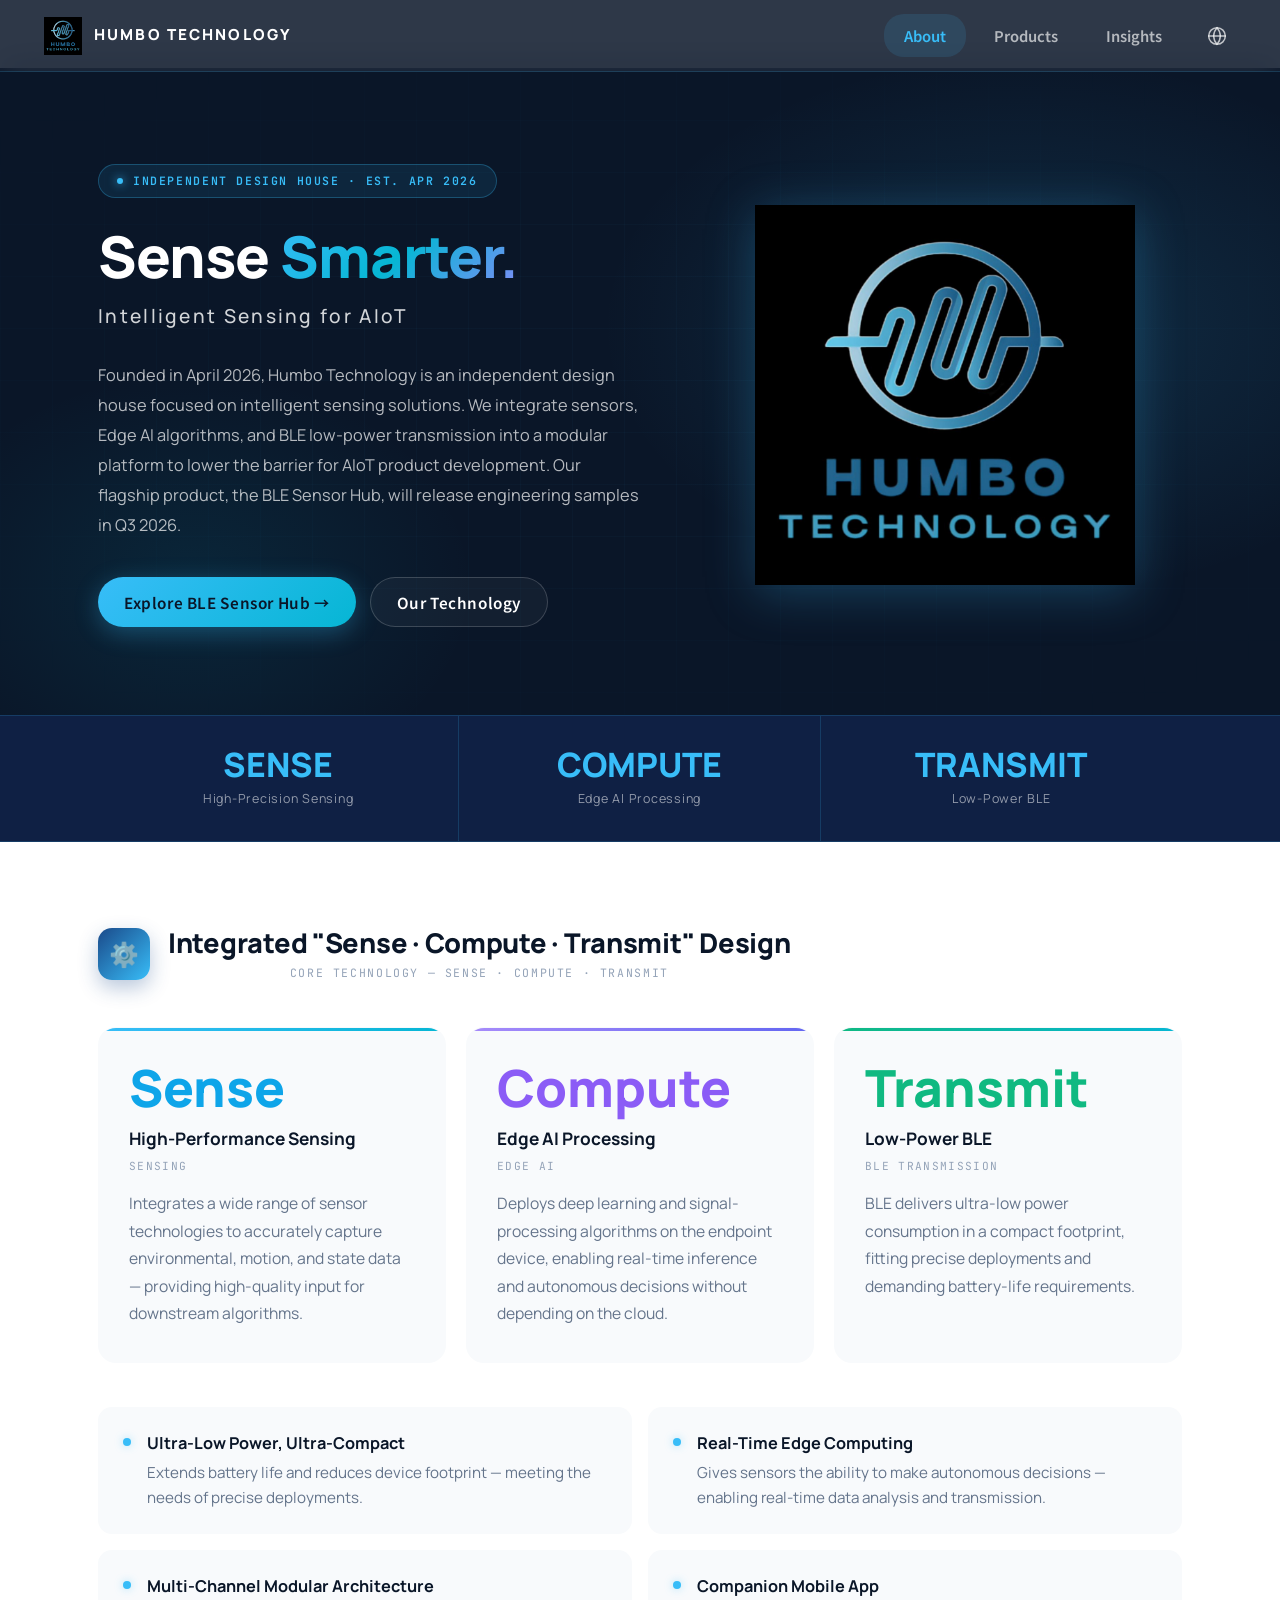
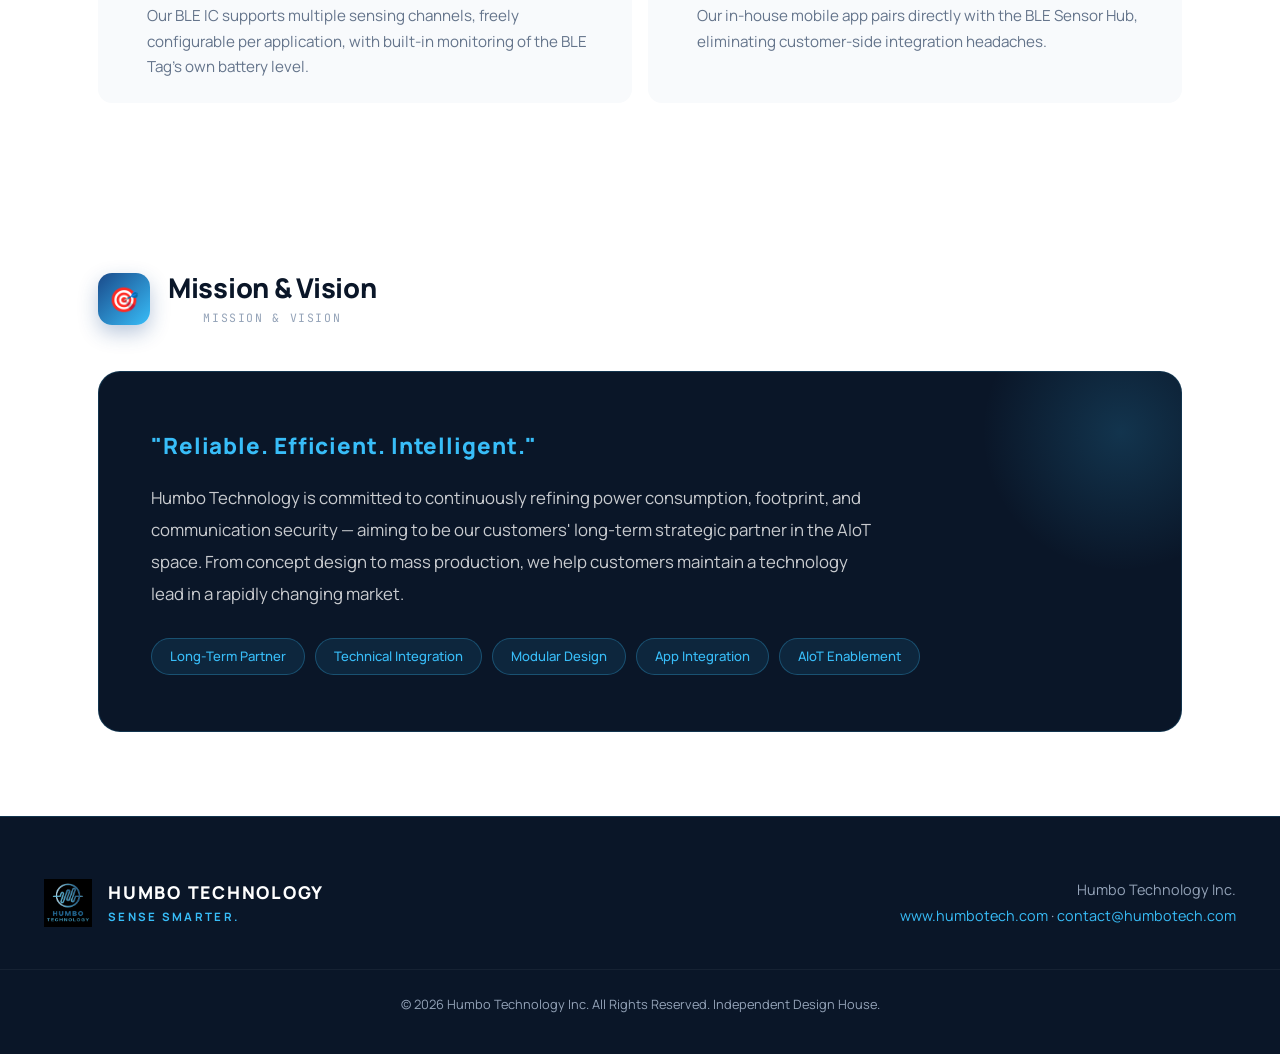
<file: index.html>
<!DOCTYPE html>
<html lang="zh-TW">
<head>
<meta charset="UTF-8">
<meta name="viewport" content="width=device-width, initial-scale=1.0">
<link rel="canonical" href="https://humbotech.com/">
<title>瀚渤科技 Humbo Technology — Sense Smarter.</title>
<meta name="description" content="瀚渤科技 Humbo Technology Inc. 感、算、傳一體化的 smart sensor IC 設計公司。專注 Edge AI、BLE 低功耗藍牙、智慧感測解決方案。">
<meta name="keywords" content="瀚渤科技, Humbo Technology, Humbo Tech, humbotech, BLE, Bluetooth Low Energy, Sensor Hub, SmartBeacon, Edge AI, Smart Sensor, IC Design, 藍牙, 智慧感測, 感測器">
<meta property="og:site_name" content="瀚渤科技 Humbo Technology">
<meta property="og:locale" content="zh_TW">
<meta property="og:type" content="website">
<meta property="og:title" content="瀚渤科技 Humbo Technology — Sense Smarter.">
<meta property="og:description" content="瀚渤科技 Humbo Technology Inc. 感、算、傳一體化的 smart sensor IC 設計公司。專注 Edge AI、BLE 低功耗藍牙、智慧感測解決方案。">
<meta property="og:url" content="https://humbotech.com/">
<meta property="og:image" content="https://humbotech.com/og-image.png">
<link rel="icon" type="image/png" href="favicon.png"><link rel="icon" type="image/png" sizes="192x192" href="icon-192.png"><link rel="apple-touch-icon" href="icon-192.png">
<link href="https://fonts.googleapis.com/css2?family=Noto+Sans+TC:wght@300;400;500;700;900&family=Manrope:wght@300;400;500;600;700;800&family=JetBrains+Mono:wght@400;600&display=swap" rel="stylesheet">
<link rel="stylesheet" href="theme.css?v=2">
<style>
/* ── PAGES ── */
  .page { display: none; padding-top: 68px; min-height: 100vh; }
  .page.active { display: block; animation: pageIn 0.45s ease both; }
  @keyframes pageIn {
    from { opacity: 0; transform: translateY(8px); }
    to   { opacity: 1; transform: translateY(0); }
  }

/* ════════════════════════
     SHARED HERO
  ════════════════════════ */
  .hero, .blog-hero, .products-hero {
    background: var(--navy);
    position: relative;
    overflow: hidden;
  }
  .hero-bg, .blog-hero-bg, .products-hero-bg {
    position: absolute; inset: 0; pointer-events: none;
    background:
      radial-gradient(ellipse 55% 70% at 80% 40%, rgba(56,189,248,0.14) 0%, transparent 60%),
      radial-gradient(ellipse 40% 60% at 15% 80%, rgba(6,182,212,0.10) 0%, transparent 55%);
  }
  .hero-grid {
    position: absolute; inset: 0; pointer-events: none; opacity: 0.5;
    background-image:
      linear-gradient(rgba(56,189,248,0.06) 1px, transparent 1px),
      linear-gradient(90deg, rgba(56,189,248,0.06) 1px, transparent 1px);
    background-size: 52px 52px;
    mask-image: radial-gradient(ellipse 80% 70% at 50% 50%, black 30%, transparent 90%);
    -webkit-mask-image: radial-gradient(ellipse 80% 70% at 50% 50%, black 30%, transparent 90%);
  }

/* ════════════════════════
     PAGE 1: ABOUT — HERO
  ════════════════════════ */
  .hero { padding: 96px 0 88px; }
  .hero-inner {
    position: relative; z-index: 1;
    max-width: 1180px; margin: 0 auto; padding: 0 48px;
    display: grid; grid-template-columns: 1.15fr 1fr; gap: 64px;
    align-items: center;
  }
  .hero-text { min-width: 0; }
  .hero-badge {
    display: inline-flex; align-items: center; gap: 10px;
    background: rgba(56,189,248,0.1);
    border: 1px solid rgba(56,189,248,0.28);
    border-radius: 24px;
    padding: 7px 18px;
    color: var(--accent);
    font-family: 'JetBrains Mono', monospace;
    font-size: 0.72rem;
    font-weight: 600;
    letter-spacing: 0.14em;
    text-transform: uppercase;
    margin-bottom: 28px;
  }
  .hero-badge .dot {
    width: 6px; height: 6px; background: var(--accent); border-radius: 50%;
    box-shadow: 0 0 10px var(--accent);
    animation: pulse 2.2s ease-in-out infinite;
  }
  @keyframes pulse {
    0%, 100% { opacity: 1; transform: scale(1); }
    50%      { opacity: 0.6; transform: scale(1.2); }
  }

  /* SLOGAN — the new focal point */
  .hero-slogan-en {
    font-family: 'Manrope', sans-serif;
    font-weight: 800;
    font-size: clamp(2.2rem, 4.6vw, 3.6rem);
    line-height: 1.05;
    letter-spacing: -0.02em;
    color: var(--white);
    margin-bottom: 14px;
  }
  .hero-slogan-en .accent {
    background: linear-gradient(135deg, #38bdf8 0%, #06b6d4 50%, #818cf8 100%);
    -webkit-background-clip: text;
    background-clip: text;
    -webkit-text-fill-color: transparent;
  }
  .hero-slogan-zh {
    font-size: 1.2rem;
    font-weight: 500;
    color: rgba(255,255,255,0.82);
    letter-spacing: 0.12em;
    margin-bottom: 28px;
  }
  .hero-slogan-zh .sep { color: var(--accent); margin: 0 8px; font-weight: 700; }

  .hero-desc {
    color: rgba(255,255,255,0.7);
    font-size: 1.02rem;
    line-height: 1.85;
    max-width: 560px;
    margin-bottom: 36px;
  }
  .hero-cta {
    display: flex; gap: 14px; flex-wrap: wrap;
  }
  .hero-cta button {
    cursor: pointer;
    border: none;
    padding: 13px 26px;
    border-radius: 30px;
    font-family: 'Noto Sans TC', sans-serif;
    font-size: 0.95rem;
    font-weight: 600;
    letter-spacing: 0.04em;
    transition: all 0.25s;
  }
  .hero-cta .btn-primary {
    background: linear-gradient(135deg, var(--accent), var(--teal));
    color: var(--navy);
    box-shadow: 0 6px 24px rgba(56,189,248,0.3);
  }
  .hero-cta .btn-primary:hover {
    transform: translateY(-2px);
    box-shadow: 0 10px 32px rgba(56,189,248,0.45);
  }
  .hero-cta .btn-ghost {
    background: rgba(255,255,255,0.04);
    color: var(--white);
    border: 1px solid rgba(255,255,255,0.18);
  }
  .hero-cta .btn-ghost:hover {
    background: rgba(56,189,248,0.1);
    border-color: var(--accent);
    color: var(--accent);
  }

  /* HERO LOGO — featured prominently */
  .hero-logo-wrap {
    position: relative;
    display: flex; align-items: center; justify-content: center;
    aspect-ratio: 1 / 1;
    max-width: 380px;
    margin: 0 auto;
  }
  .hero-logo-wrap::before {
    content: '';
    position: absolute; inset: 8%;
    background: radial-gradient(circle at 50% 50%,
                rgba(56,189,248,0.22) 0%,
                rgba(56,189,248,0.08) 40%,
                transparent 70%);
    border-radius: 50%;
    filter: blur(18px);
    animation: breathe 5s ease-in-out infinite;
  }
  @keyframes breathe {
    0%, 100% { opacity: 0.7; transform: scale(1); }
    50%      { opacity: 1;   transform: scale(1.06); }
  }
  .hero-logo-wrap::after {
    content: '';
    position: absolute; inset: 0;
    border-radius: 50%;
    border: 1px dashed rgba(56,189,248,0.22);
    animation: spin 60s linear infinite;
  }
  @keyframes spin {
    from { transform: rotate(0deg); }
    to   { transform: rotate(360deg); }
  }
  .hero-logo-wrap img {
    position: relative; z-index: 1;
    width: 100%; height: auto;
    filter: drop-shadow(0 8px 24px rgba(56,189,248,0.25));
  }

/* ════════════════════════
     STATS STRIP
  ════════════════════════ */
  .stats-strip {
    background: var(--deep);
    border-top: 1px solid var(--border);
    border-bottom: 1px solid var(--border);
  }
  .stats-inner {
    max-width: 1180px; margin: 0 auto; padding: 0 48px;
    display: grid; grid-template-columns: repeat(3,1fr);
  }
  .stat-item {
    padding: 32px 20px;
    text-align: center;
    border-right: 1px solid var(--border);
    transition: background 0.25s;
  }
  .stat-item:hover { background: rgba(56,189,248,0.04); }
  .stat-item:last-child { border-right: none; }
  .stat-num {
    font-family: 'Manrope', sans-serif;
    font-weight: 800;
    font-size: 2.1rem;
    color: var(--accent);
    display: block;
    line-height: 1;
    margin-bottom: 8px;
  }
  .stat-label {
    font-size: 0.78rem;
    color: rgba(255,255,255,0.55);
    letter-spacing: 0.06em;
  }

/* ════════════════════════
     SHARED SECTIONS
  ════════════════════════ */
  .section {
    max-width: 1180px; margin: 0 auto; padding: 84px 48px;
  }
  .section-header {
    display: flex; align-items: center; gap: 18px;
    margin-bottom: 44px;
  }
  .section-icon {
    width: 52px; height: 52px;
    background: linear-gradient(135deg, var(--blue), var(--accent));
    border-radius: 14px;
    display: flex; align-items: center; justify-content: center;
    font-size: 1.5rem;
    flex-shrink: 0;
    box-shadow: 0 8px 20px rgba(26,74,138,0.3);
  }
  .section-title {
    font-family: 'Manrope', sans-serif;
    font-size: 1.7rem;
    font-weight: 800;
    color: var(--navy);
    letter-spacing: -0.01em;
  }
  .section-en {
    font-family: 'JetBrains Mono', monospace;
    font-size: 0.72rem;
    color: var(--muted);
    letter-spacing: 0.14em;
    text-transform: uppercase;
    margin-top: 4px;
  }

  /* PILLARS */
  .pillars-grid {
    display: grid; grid-template-columns: repeat(3,1fr); gap: 20px;
    margin-bottom: 44px;
  }
  .pillar-card {
    background: var(--light-gray);
    border-radius: 18px;
    padding: 34px 30px;
    border: 1px solid transparent;
    transition: all 0.3s ease;
    position: relative;
    overflow: hidden;
  }
  .pillar-card::before {
    content: '';
    position: absolute; top: 0; left: 0; right: 0;
    height: 3px;
  }
  .pillar-card:nth-child(1)::before { background: linear-gradient(90deg, #38bdf8, #06b6d4); }
  .pillar-card:nth-child(2)::before { background: linear-gradient(90deg, #a78bfa, #6366f1); }
  .pillar-card:nth-child(3)::before { background: linear-gradient(90deg, #10b981, #06b6d4); }
  .pillar-card:hover {
    transform: translateY(-5px);
    box-shadow: 0 16px 40px rgba(26,74,138,0.12);
    border-color: var(--border);
    background: var(--white);
  }
  .pillar-char {
    font-family: 'Manrope', sans-serif;
    font-size: 3.2rem;
    font-weight: 900;
    line-height: 1;
    margin-bottom: 12px;
  }
  .pillar-card:nth-child(1) .pillar-char { color: #0ea5e9; }
  .pillar-card:nth-child(2) .pillar-char { color: #8b5cf6; }
  .pillar-card:nth-child(3) .pillar-char { color: #10b981; }
  .pillar-name {
    font-weight: 700;
    font-size: 1.08rem;
    color: var(--navy);
    margin-bottom: 6px;
  }
  .pillar-en {
    font-family: 'JetBrains Mono', monospace;
    font-size: 0.7rem;
    color: var(--muted);
    letter-spacing: 0.12em;
    text-transform: uppercase;
    margin-bottom: 14px;
  }
  .pillar-desc { font-size: 0.98rem; color: var(--gray); line-height: 1.75; }

  /* FEATURE LIST */
  .feature-list { display: grid; grid-template-columns: 1fr 1fr; gap: 16px; }
  .feature-item {
    display: flex; gap: 16px; align-items: flex-start;
    background: var(--light-gray);
    border-radius: 14px;
    padding: 22px 24px;
    border: 1px solid transparent;
    transition: all 0.25s;
  }
  .feature-item:hover {
    border-color: var(--border);
    background: var(--light);
  }
  .feature-dot {
    width: 8px; height: 8px; border-radius: 50%;
    background: var(--accent);
    flex-shrink: 0; margin-top: 8px;
    box-shadow: 0 0 8px rgba(56,189,248,0.4);
  }
  .feature-text strong { display: block; font-size: 1.02rem; color: var(--navy); margin-bottom: 4px; font-weight: 700; }
  .feature-text span { font-size: 0.95rem; color: var(--gray); line-height: 1.65; }

  /* APPLICATIONS */
  /* .app-grid / .app-card were removed — replaced by .pl-grid / .pl-card */

  /* PRODUCT LINES */
  .pl-grid { display: grid; grid-template-columns: repeat(2,1fr); gap: 20px; }
  .pl-card {
    background: var(--white); border: 1px solid #e8ecf0; border-radius: 18px;
    padding: 32px 28px; position: relative; overflow: hidden;
    transition: all 0.3s ease; display: flex; flex-direction: column; cursor: pointer;
    text-decoration: none;
  }
  .pl-card:hover { transform: translateY(-4px); border-color: var(--accent); box-shadow: 0 18px 40px rgba(26,74,138,0.1); }
  .pl-badge {
    display: inline-block; font-family: 'JetBrains Mono',monospace; font-size: 0.65rem;
    font-weight: 600; padding: 3px 10px; border-radius: 4px; letter-spacing: 0.08em;
    text-transform: uppercase; margin-bottom: 14px; width: fit-content;
    background: rgba(56,189,248,0.12); color: var(--accent); border: 1px solid rgba(56,189,248,0.25);
  }
  .pl-card:nth-child(2) .pl-badge { background: rgba(16,185,129,0.12); color: #047857; border-color: rgba(16,185,129,0.25); }
  .pl-icon { font-size: 2rem; margin-bottom: 12px; }
  .pl-name { font-family: 'Manrope',sans-serif; font-size: 1.2rem; font-weight: 800; color: var(--navy); margin-bottom: 10px; }
  .pl-desc { font-size: 0.92rem; color: var(--gray); line-height: 1.7; margin-bottom: 16px; flex: 1; }
  .pl-specs { list-style: none; border-top: 1px dashed #e2e8f0; padding-top: 14px; margin-bottom: 18px; }
  .pl-specs li { font-size: 0.85rem; color: var(--gray); padding: 4px 0 4px 20px; position: relative; }
  .pl-specs li::before { content: '›'; position: absolute; left: 4px; color: var(--accent); font-weight: 700; }
  .pl-cta {
    display: inline-flex; align-items: center; gap: 6px;
    font-size: 0.88rem; font-weight: 600; color: var(--accent); cursor: pointer;
    transition: gap 0.2s; text-decoration: none;
  }
  .pl-cta:hover { gap: 10px; }
  @media (max-width: 680px) { .pl-grid { grid-template-columns: 1fr; } }

  /* MISSION */
  .mission-box {
    background: var(--navy);
    border-radius: 22px;
    padding: 56px 52px;
    position: relative;
    overflow: hidden;
    color: var(--white);
    border: 1px solid var(--border);
  }
  .mission-box::before {
    content: '';
    position: absolute; top: -80px; right: -80px;
    width: 280px; height: 280px;
    border-radius: 50%;
    background: radial-gradient(circle, rgba(56,189,248,0.18), transparent 70%);
  }
  .mission-quote {
    font-family: 'Manrope', sans-serif;
    font-size: 1.4rem;
    font-weight: 800;
    color: var(--accent);
    margin-bottom: 18px;
    letter-spacing: 0.04em;
    position: relative;
  }
  .mission-text {
    font-size: 1.05rem;
    color: rgba(255,255,255,0.78);
    line-height: 1.9;
    max-width: 720px;
    position: relative;
  }
  .mission-tags {
    display: flex; gap: 10px; flex-wrap: wrap;
    margin-top: 28px;
    position: relative;
  }
  .mission-tag {
    background: rgba(56,189,248,0.1);
    border: 1px solid rgba(56,189,248,0.28);
    border-radius: 22px;
    padding: 7px 18px;
    font-size: 0.82rem;
    color: var(--accent);
    font-weight: 500;
    transition: all 0.2s;
  }
  .mission-tag:hover { background: rgba(56,189,248,0.18); transform: translateY(-2px); }

/* ════════════════════════
     PAGE 2: PRODUCTS
  ════════════════════════ */
  .products-hero { padding: 80px 0 64px; }
  .products-hero-inner {
    position: relative; z-index: 1;
    max-width: 920px; margin: 0 auto; padding: 0 48px;
    text-align: center;
  }
  .products-hero h1 {
    font-family: 'Manrope', sans-serif;
    font-weight: 800;
    font-size: clamp(1.9rem, 4vw, 2.8rem);
    color: var(--white);
    margin-bottom: 18px;
    letter-spacing: -0.01em;
  }
  .products-hero h1 .accent {
    background: linear-gradient(135deg, #38bdf8, #06b6d4);
    -webkit-background-clip: text; background-clip: text;
    -webkit-text-fill-color: transparent;
  }
  .products-hero p {
    color: rgba(255,255,255,0.72);
    font-size: 1.05rem;
    line-height: 1.85;
    max-width: 660px;
    margin: 0 auto;
  }

  /* Product category strip */
  .product-categories {
    max-width: 1180px; margin: 0 auto; padding: 64px 48px 0;
    display: grid; grid-template-columns: repeat(3,1fr); gap: 18px;
  }
  .cat-card {
    background: var(--white);
    border: 1px solid #e2e8f0;
    border-radius: 16px;
    padding: 28px 26px;
    transition: all 0.3s;
    position: relative;
  }
  .cat-card:hover {
    transform: translateY(-3px);
    border-color: var(--accent);
    box-shadow: 0 12px 32px rgba(56,189,248,0.12);
  }
  .cat-icon {
    width: 44px; height: 44px;
    background: linear-gradient(135deg, var(--accent), var(--teal));
    border-radius: 12px;
    display: flex; align-items: center; justify-content: center;
    font-size: 1.3rem;
    margin-bottom: 16px;
  }
  .cat-card h3 {
    font-family: 'Manrope', sans-serif;
    font-size: 1.05rem;
    font-weight: 700;
    color: var(--navy);
    margin-bottom: 8px;
  }
  .cat-card .cat-en {
    font-family: 'JetBrains Mono', monospace;
    font-size: 0.7rem;
    color: var(--muted);
    letter-spacing: 0.1em;
    text-transform: uppercase;
    margin-bottom: 12px;
  }
  .cat-card p { font-size: 0.95rem; color: var(--gray); line-height: 1.65; }

  /* Product list */
  .product-section {
    max-width: 1180px; margin: 0 auto; padding: 72px 48px;
  }
  .product-section-head {
    display: flex; align-items: baseline; justify-content: space-between;
    margin-bottom: 32px;
    padding-bottom: 16px;
    border-bottom: 2px solid var(--light-gray);
    position: relative;
  }
  .product-section-head::after {
    content: '';
    position: absolute; bottom: -2px; left: 0;
    width: 56px; height: 2px;
    background: var(--accent);
  }
  .product-section-head h2 {
    font-family: 'Manrope', sans-serif;
    font-size: 1.5rem;
    font-weight: 800;
    color: var(--navy);
  }
  .product-count {
    font-family: 'JetBrains Mono', monospace;
    font-size: 0.78rem;
    color: var(--muted);
    letter-spacing: 0.1em;
  }

  .product-grid {
    display: grid; grid-template-columns: repeat(auto-fill, minmax(320px, 1fr)); gap: 20px;
  }

  /* ── PRODUCT CARD — copy this block to add new products ── */
  .product-card {
    background: var(--white);
    border: 1px solid #e2e8f0;
    border-radius: 18px;
    padding: 28px 26px;
    position: relative;
    overflow: hidden;
    transition: all 0.3s ease;
    display: flex; flex-direction: column;
  }
  .product-card:hover {
    transform: translateY(-4px);
    border-color: var(--accent);
    box-shadow: 0 18px 40px rgba(26,74,138,0.1);
  }
  .product-card::before {
    content: '';
    position: absolute; top: 0; left: 0; right: 0;
    height: 3px;
    background: linear-gradient(90deg, var(--accent), var(--teal));
    opacity: 0; transition: opacity 0.3s;
  }
  .product-card:hover::before { opacity: 1; }
  .product-status {
    display: inline-block;
    font-family: 'JetBrains Mono', monospace;
    font-size: 0.68rem;
    font-weight: 600;
    padding: 4px 10px;
    border-radius: 4px;
    letter-spacing: 0.08em;
    text-transform: uppercase;
    margin-bottom: 18px;
    width: fit-content;
  }
  .product-status.coming     { background: rgba(245,158,11,0.12); color: #b45309; border: 1px solid rgba(245,158,11,0.25); }
  .product-status.available  { background: rgba(16,185,129,0.12); color: #047857; border: 1px solid rgba(16,185,129,0.25); }
  .product-status.preview    { background: rgba(139,92,246,0.12); color: #6d28d9; border: 1px solid rgba(139,92,246,0.25); }
  .product-card h3 {
    font-family: 'Manrope', sans-serif;
    font-size: 1.2rem;
    font-weight: 800;
    color: var(--navy);
    margin-bottom: 6px;
    letter-spacing: -0.01em;
  }
  .product-card .product-code {
    font-family: 'JetBrains Mono', monospace;
    font-size: 0.78rem;
    color: var(--accent-2);
    font-weight: 600;
    margin-bottom: 14px;
    letter-spacing: 0.04em;
  }
  .product-card .product-desc {
    font-size: 0.95rem;
    color: var(--gray);
    line-height: 1.7;
    margin-bottom: 18px;
    flex: 1;
  }
  .product-specs {
    list-style: none;
    border-top: 1px dashed #e2e8f0;
    padding-top: 16px;
    display: flex; flex-direction: column; gap: 8px;
  }
  .product-specs li {
    display: flex; align-items: center; gap: 10px;
    font-size: 0.88rem;
    color: #475569;
  }
  .product-specs li::before {
    content: '';
    width: 5px; height: 5px;
    border-radius: 50%;
    background: var(--accent);
    flex-shrink: 0;
  }

  /* Featured product hero card */
  .featured-product {
    background: linear-gradient(135deg, #0a1628 0%, #102449 100%);
    border-radius: 22px;
    padding: 48px;
    color: var(--white);
    position: relative;
    overflow: hidden;
    border: 1px solid var(--border);
    margin-bottom: 32px;
  }
  .featured-product::before {
    content: '';
    position: absolute; top: -80px; right: -80px;
    width: 320px; height: 320px;
    border-radius: 50%;
    background: radial-gradient(circle, rgba(56,189,248,0.16), transparent 65%);
    pointer-events: none;
  }
  .featured-product::after {
    content: '';
    position: absolute; bottom: -60px; left: -60px;
    width: 240px; height: 240px;
    border-radius: 50%;
    background: radial-gradient(circle, rgba(139,92,246,0.1), transparent 65%);
    pointer-events: none;
  }
  .fp-inner { position: relative; z-index: 1; display: grid; grid-template-columns: 1.2fr 1fr; gap: 48px; align-items: center; }
  .fp-status {
    display: inline-flex; align-items: center; gap: 8px;
    background: rgba(139,92,246,0.18);
    border: 1px solid rgba(139,92,246,0.4);
    border-radius: 22px;
    padding: 6px 14px;
    font-family: 'JetBrains Mono', monospace;
    font-size: 0.72rem;
    color: #c4b5fd;
    font-weight: 600;
    letter-spacing: 0.1em;
    text-transform: uppercase;
    margin-bottom: 20px;
  }
  .fp-status::before { content: ''; width: 6px; height: 6px; border-radius: 50%; background: #a78bfa; box-shadow: 0 0 8px #a78bfa; }
  .fp-title {
    font-family: 'Manrope', sans-serif;
    font-weight: 800;
    font-size: clamp(1.8rem, 3.4vw, 2.5rem);
    letter-spacing: -0.01em;
    line-height: 1.15;
    margin-bottom: 8px;
  }
  .fp-title .accent {
    background: linear-gradient(135deg, #38bdf8, #06b6d4);
    -webkit-background-clip: text; background-clip: text; -webkit-text-fill-color: transparent;
  }
  .fp-tagline {
    font-size: 1.05rem;
    color: var(--accent);
    margin-bottom: 18px;
    letter-spacing: 0.04em;
  }
  .fp-desc {
    color: rgba(255,255,255,0.75);
    line-height: 1.85;
    font-size: 1rem;
    margin-bottom: 24px;
  }
  .fp-highlights { display: flex; flex-direction: column; gap: 10px; }
  .fp-hl {
    display: flex; align-items: flex-start; gap: 12px;
    font-size: 0.95rem;
    color: rgba(255,255,255,0.85);
  }
  .fp-hl::before {
    content: '▸'; color: var(--accent); font-weight: 800;
    margin-top: -2px; flex-shrink: 0;
  }
  .fp-hl strong { color: var(--white); font-weight: 700; }

  /* 8-channel grid visualization */
  .channel-block {
    background: rgba(255,255,255,0.03);
    border: 1px solid rgba(56,189,248,0.18);
    border-radius: 16px;
    padding: 24px;
    backdrop-filter: blur(6px);
  }
  .channel-block-head {
    display: flex; align-items: center; justify-content: space-between;
    margin-bottom: 18px;
  }
  .channel-block-head .ch-title {
    font-family: 'Manrope', sans-serif;
    font-weight: 700;
    font-size: 0.95rem;
    color: var(--white);
    letter-spacing: 0.04em;
  }
  .channel-block-head .ch-sub {
    font-family: 'JetBrains Mono', monospace;
    font-size: 0.7rem;
    color: var(--accent);
    letter-spacing: 0.1em;
  }
  .channel-grid {
    display: grid;
    grid-template-columns: repeat(2, 1fr);
    gap: 8px;
  }
  .ch-pill {
    display: flex; align-items: center; gap: 8px;
    padding: 10px 12px;
    border-radius: 10px;
    font-size: 0.82rem;
    font-weight: 500;
    transition: all 0.2s;
  }
  .ch-pill.active {
    background: rgba(56,189,248,0.12);
    border: 1px solid rgba(56,189,248,0.35);
    color: var(--white);
  }
  .ch-pill.custom {
    background: rgba(255,255,255,0.03);
    border: 1px dashed rgba(255,255,255,0.18);
    color: rgba(255,255,255,0.5);
  }
  .ch-pill .ch-num {
    font-family: 'JetBrains Mono', monospace;
    font-size: 0.68rem;
    font-weight: 700;
    width: 22px; height: 22px;
    border-radius: 5px;
    display: flex; align-items: center; justify-content: center;
    background: rgba(56,189,248,0.2);
    color: var(--accent);
    flex-shrink: 0;
  }
  .ch-pill.custom .ch-num {
    background: rgba(255,255,255,0.06);
    color: rgba(255,255,255,0.4);
  }
  .channel-foot {
    margin-top: 14px; padding-top: 14px;
    border-top: 1px dashed rgba(255,255,255,0.12);
    font-size: 0.82rem;
    color: rgba(255,255,255,0.6);
    line-height: 1.6;
  }
  .channel-foot .batt {
    display: inline-flex; align-items: center; gap: 6px;
    color: #fbbf24;
    font-weight: 600;
  }

  /* Industry config cards */
  .industry-configs {
    display: grid; grid-template-columns: repeat(3, 1fr); gap: 18px;
  }
  .ind-card {
    background: var(--white);
    border: 1px solid #e2e8f0;
    border-radius: 18px;
    padding: 28px 26px;
    transition: all 0.3s;
    position: relative;
    overflow: hidden;
  }
  .ind-card:hover {
    transform: translateY(-4px);
    border-color: var(--accent);
    box-shadow: 0 18px 40px rgba(26,74,138,0.1);
  }
  .ind-card-icon {
    font-size: 1.8rem;
    margin-bottom: 14px;
    display: block;
  }
  .ind-card h3 {
    font-family: 'Manrope', sans-serif;
    font-size: 1.15rem;
    font-weight: 800;
    color: var(--navy);
    margin-bottom: 4px;
    letter-spacing: -0.01em;
  }
  .ind-card .ind-en {
    font-family: 'JetBrains Mono', monospace;
    font-size: 0.7rem;
    color: var(--muted);
    letter-spacing: 0.1em;
    text-transform: uppercase;
    margin-bottom: 14px;
  }
  .ind-card .ind-desc {
    font-size: 0.95rem;
    color: var(--gray);
    line-height: 1.7;
    margin-bottom: 18px;
  }
  .ind-card .ind-config-head {
    font-size: 0.78rem;
    color: var(--muted);
    letter-spacing: 0.05em;
    margin-bottom: 8px;
    text-transform: uppercase;
    font-weight: 600;
  }
  .ind-config-tags {
    display: flex; flex-wrap: wrap; gap: 6px;
  }
  .ind-config-tags span {
    background: var(--light);
    border: 1px solid rgba(56,189,248,0.2);
    border-radius: 14px;
    padding: 4px 10px;
    font-size: 0.78rem;
    color: var(--blue);
    font-weight: 500;
  }

  /* Future product placeholder */


  .inquiry-box {
    max-width: 1180px; margin: 0 auto; padding: 0 48px 84px;
  }
  .inquiry-inner {
    background: var(--navy);
    border-radius: 22px;
    padding: 48px;
    text-align: center;
    position: relative;
    overflow: hidden;
    border: 1px solid var(--border);
  }
  .inquiry-inner::before {
    content: '';
    position: absolute; inset: 0;
    background: radial-gradient(ellipse 60% 80% at 50% 50%, rgba(56,189,248,0.1), transparent);
  }
  .inquiry-inner h3 {
    font-family: 'Manrope', sans-serif;
    font-size: 1.5rem; font-weight: 800;
    color: var(--white);
    margin-bottom: 12px;
    position: relative;
  }
  .inquiry-inner p {
    color: rgba(255,255,255,0.7);
    font-size: 0.98rem;
    margin-bottom: 24px;
    position: relative;
  }
  .inquiry-inner a {
    display: inline-block;
    background: linear-gradient(135deg, var(--accent), var(--teal));
    color: var(--navy);
    padding: 13px 32px;
    border-radius: 28px;
    text-decoration: none;
    font-weight: 700;
    font-size: 0.95rem;
    transition: transform 0.2s, box-shadow 0.2s;
    position: relative;
  }
  .inquiry-inner a:hover {
    transform: translateY(-2px);
    box-shadow: 0 10px 26px rgba(56,189,248,0.4);
  }

/* ════════════════════════
     PAGE 3: BLOG
  ════════════════════════ */
  .blog-hero { padding: 80px 0 68px; }
  .blog-hero-inner {
    position: relative; z-index: 1;
    max-width: 860px; margin: 0 auto; padding: 0 48px;
  }
  .blog-meta {
    display: flex; align-items: center; gap: 14px;
    margin-bottom: 22px;
  }
  .blog-tag {
    background: rgba(139,92,246,0.15);
    border: 1px solid rgba(139,92,246,0.35);
    border-radius: 22px;
    padding: 5px 14px;
    font-family: 'JetBrains Mono', monospace;
    font-size: 0.7rem;
    color: #a78bfa;
    font-weight: 600;
    letter-spacing: 0.1em;
    text-transform: uppercase;
  }
  .blog-date {
    font-family: 'JetBrains Mono', monospace;
    font-size: 0.78rem;
    color: var(--muted);
  }
  .blog-title {
    font-family: 'Manrope', sans-serif;
    font-weight: 800;
    font-size: clamp(1.7rem, 3.6vw, 2.5rem);
    line-height: 1.25;
    color: var(--white);
    margin-bottom: 22px;
    letter-spacing: -0.01em;
  }
  .blog-intro {
    font-size: 1.1rem;
    color: rgba(255,255,255,0.72);
    line-height: 1.85;
  }

  .blog-body {
    max-width: 860px; margin: 0 auto; padding: 72px 48px;
  }
  .blog-section { margin-bottom: 56px; }
  .blog-h2 {
    font-family: 'Manrope', sans-serif;
    font-size: 1.5rem;
    font-weight: 800;
    color: var(--navy);
    margin-bottom: 22px;
    padding-bottom: 14px;
    border-bottom: 2px solid var(--light-gray);
    position: relative;
    letter-spacing: -0.01em;
  }
  .blog-h2::after {
    content: '';
    position: absolute; bottom: -2px; left: 0;
    width: 56px; height: 2px;
    background: var(--accent);
  }
  .blog-p {
    font-size: 1.02rem;
    color: #334155;
    line-height: 1.9;
    margin-bottom: 16px;
  }

  .compare-wrap {
    margin: 28px 0;
    border-radius: 16px;
    overflow: hidden;
    border: 1px solid #e2e8f0;
    box-shadow: 0 4px 18px rgba(0,0,0,0.05);
  }
  .compare-head {
    display: grid; grid-template-columns: 1fr 1fr 1fr;
    background: var(--navy);
    color: var(--white);
  }
  .compare-head div, .compare-row div {
    padding: 14px 18px;
    font-size: 0.92rem;
  }
  .compare-head div {
    font-weight: 700;
    letter-spacing: 0.04em;
    border-right: 1px solid rgba(255,255,255,0.1);
  }
  .compare-head div:nth-child(3) { color: var(--accent); }
  .compare-row {
    display: grid; grid-template-columns: 1fr 1fr 1fr;
    border-bottom: 1px solid #f1f5f9;
    transition: background 0.2s;
  }
  .compare-row:last-child { border-bottom: none; }
  .compare-row:hover { background: var(--light); }
  .compare-row div {
    border-right: 1px solid #f1f5f9;
    line-height: 1.55;
    color: var(--gray);
  }
  .compare-row div:first-child { font-weight: 600; color: var(--navy); font-size: 0.86rem; }
  .compare-row div:nth-child(3) { color: #0369a1; font-weight: 500; }
  .compare-row:nth-child(even) { background: #fafbfc; }

  .flow-steps {
    display: flex; align-items: stretch; gap: 0;
    margin: 28px 0;
    border-radius: 16px;
    overflow: hidden;
    border: 1px solid #e2e8f0;
  }
  .flow-step {
    flex: 1;
    padding: 26px 20px;
    text-align: center;
    border-right: 1px solid #e2e8f0;
  }
  .flow-step:last-child { border-right: none; }
  .flow-step:nth-child(1) { background: linear-gradient(180deg, #eff6ff, #fff); }
  .flow-step:nth-child(2) { background: linear-gradient(180deg, #f5f3ff, #fff); }
  .flow-step:nth-child(3) { background: linear-gradient(180deg, #ecfdf5, #fff); }
  .flow-step:nth-child(4) { background: linear-gradient(180deg, #fff7ed, #fff); }
  .flow-num {
    width: 36px; height: 36px;
    border-radius: 50%;
    display: flex; align-items: center; justify-content: center;
    font-family: 'Manrope', sans-serif;
    font-weight: 800; font-size: 0.95rem;
    margin: 0 auto 12px;
    color: var(--white);
  }
  .flow-step:nth-child(1) .flow-num { background: #0ea5e9; }
  .flow-step:nth-child(2) .flow-num { background: #8b5cf6; }
  .flow-step:nth-child(3) .flow-num { background: #10b981; }
  .flow-step:nth-child(4) .flow-num { background: #f59e0b; }
  html[lang="en"] .flow-num {
    width: auto; height: 28px;
    border-radius: 999px;
    padding: 0 14px;
    font-size: 0.8rem;
  }
  .flow-label {
    font-weight: 700; font-size: 0.9rem;
    color: var(--navy); margin-bottom: 6px;
  }
  .flow-sub { font-size: 0.8rem; color: var(--gray); line-height: 1.5; }

  .highlight-box {
    background: linear-gradient(135deg, #eff6ff, #f0f9ff);
    border: 1px solid rgba(56,189,248,0.25);
    border-left: 4px solid var(--accent);
    border-radius: 0 14px 14px 0;
    padding: 24px 28px;
    margin: 24px 0;
  }
  .highlight-box p { font-size: 1.02rem; color: #0c4a6e; line-height: 1.8; }
  .highlight-box strong { color: var(--blue); }

  .warn-box {
    background: linear-gradient(135deg, #fffbeb, #fef9c3);
    border: 1px solid rgba(245,158,11,0.3);
    border-left: 4px solid var(--gold);
    border-radius: 0 14px 14px 0;
    padding: 24px 28px;
    margin: 24px 0;
  }
  .warn-box p { font-size: 1.02rem; color: #78350f; line-height: 1.8; }

  .cta-banner {
    background: var(--navy);
    border-radius: 22px;
    padding: 52px 48px;
    text-align: center;
    position: relative;
    overflow: hidden;
    margin-top: 16px;
    border: 1px solid var(--border);
  }
  .cta-banner::before {
    content: '';
    position: absolute; inset: 0;
    background: radial-gradient(ellipse 60% 80% at 50% 50%, rgba(56,189,248,0.1), transparent);
  }
  .cta-banner h3 {
    font-family: 'Manrope', sans-serif;
    font-size: 1.55rem; font-weight: 800;
    color: var(--white);
    margin-bottom: 14px;
    position: relative;
  }
  .cta-banner p {
    color: rgba(255,255,255,0.72);
    font-size: 0.98rem;
    line-height: 1.7;
    max-width: 520px;
    margin: 0 auto 28px;
    position: relative;
  }
  .cta-btn {
    display: inline-block;
    background: linear-gradient(135deg, var(--accent), var(--teal));
    color: var(--navy);
    border: none; cursor: pointer;
    padding: 14px 36px;
    border-radius: 30px;
    font-family: 'Noto Sans TC', sans-serif;
    font-size: 0.95rem;
    font-weight: 700;
    letter-spacing: 0.04em;
    transition: all 0.25s;
    position: relative;
    text-decoration: none;
  }
  .cta-btn:hover { transform: translateY(-2px); box-shadow: 0 10px 28px rgba(56,189,248,0.4); }

  .scenario-list {
    display: grid; grid-template-columns: 1fr 1fr;
    gap: 14px; margin: 20px 0 8px;
  }
  .scenario-item {
    display: flex; gap: 14px; align-items: flex-start;
    background: var(--light-gray);
    border-radius: 14px;
    padding: 20px;
    border: 1px solid transparent;
    transition: all 0.25s;
  }
  .scenario-item:hover {
    border-color: var(--border);
    background: var(--light);
    transform: translateY(-2px);
  }
  .scenario-icon { font-size: 1.5rem; flex-shrink: 0; margin-top: 2px; }
  .scenario-item strong {
    display: block; font-size: 1rem; font-weight: 700;
    color: var(--navy); margin-bottom: 6px;
  }
  .scenario-item p {
    font-size: 0.92rem; color: var(--gray); line-height: 1.65; margin: 0;
  }

.divider {
    height: 1px;
    background: linear-gradient(90deg, transparent, #e2e8f0 20%, #e2e8f0 80%, transparent);
    margin: 0 48px;
  }

/* Reveal animations */
  @keyframes fadeUp {
    from { opacity: 0; transform: translateY(20px); }
    to { opacity: 1; transform: translateY(0); }
  }
  .page.active .hero-text > *,
  .page.active .hero-logo-wrap,
  .page.active .blog-hero-inner > *,
  .page.active .products-hero-inner > * {
    animation: fadeUp 0.7s ease both;
  }
  .page.active .hero-text > *:nth-child(1) { animation-delay: 0.05s; }
  .page.active .hero-text > *:nth-child(2) { animation-delay: 0.12s; }
  .page.active .hero-text > *:nth-child(3) { animation-delay: 0.18s; }
  .page.active .hero-text > *:nth-child(4) { animation-delay: 0.24s; }
  .page.active .hero-text > *:nth-child(5) { animation-delay: 0.30s; }
  .page.active .hero-logo-wrap { animation-delay: 0.15s; }

/* ════════════════════════
     BLOG INDEX CARDS
  ════════════════════════ */
  .blog-index {
    max-width: 860px; margin: 0 auto; padding: 64px 48px;
    display: flex; flex-direction: column; gap: 20px;
  }
  .blog-card {
    background: var(--white); border: 1px solid #e2e8f0;
    border-radius: 18px; padding: 28px 32px;
    cursor: pointer; transition: all 0.3s ease;
    position: relative; overflow: hidden;
  }
  .blog-card:hover {
    transform: translateY(-3px); border-color: var(--accent);
    box-shadow: 0 12px 32px rgba(26,74,138,0.1);
  }
  .blog-card::before {
    content: ''; position: absolute; top: 0; left: 0; right: 0; height: 3px;
    background: linear-gradient(90deg, var(--accent), var(--teal));
    opacity: 0; transition: opacity 0.3s;
  }
  .blog-card:hover::before { opacity: 1; }
  .bc-meta { display: flex; align-items: center; gap: 12px; margin-bottom: 14px; }
  .bc-tag {
    background: rgba(139,92,246,0.12); border: 1px solid rgba(139,92,246,0.25);
    border-radius: 18px; padding: 4px 12px; font-size: 0.72rem; font-weight: 600;
    color: #6d28d9; letter-spacing: 0.06em;
  }
  .bc-date { font-size: 0.78rem; color: var(--muted); font-family: 'JetBrains Mono', monospace; }
  .bc-title {
    font-family: 'Manrope', sans-serif; font-size: 1.2rem; font-weight: 800;
    color: var(--navy); margin-bottom: 8px; letter-spacing: -0.01em;
  }
  .bc-desc { font-size: 0.95rem; color: var(--gray); line-height: 1.65; margin-bottom: 16px; }
  .bc-cta { font-size: 0.88rem; font-weight: 600; color: var(--accent); transition: gap 0.2s; display: inline-flex; align-items: center; gap: 4px; }
  .blog-card:hover .bc-cta { gap: 8px; }

  .article-content { display: none; }
  .article-content.active { display: block; }

  .back-btn {
    display: inline-flex; align-items: center; gap: 6px;
    background: none; border: none; cursor: pointer;
    font-family: 'Noto Sans TC', sans-serif;
    font-size: 0.9rem; font-weight: 600; color: var(--accent);
    padding: 8px 16px; border-radius: 8px;
    transition: all 0.2s; text-decoration: none;
  }
  .back-btn:hover { background: rgba(56,189,248,0.08); gap: 10px; }

  @media (max-width: 900px) {
    .blog-index { padding: 48px 24px; }
    .blog-card { padding: 22px 24px; }
    .bc-title { font-size: 1.05rem; }
  }
</style>
<script type="application/ld+json">
{
  "@context": "https://schema.org",
  "@graph": [
    {
      "@type": "WebSite",
      "name": "瀚渤科技 Humbo Technology",
      "alternateName": ["Humbo Technology Inc.", "Humbo Tech"],
      "url": "https://humbotech.com/",
      "inLanguage": ["zh-TW", "en", "ja"],
      "description": "瀚渤科技 Humbo Technology Inc. — 感、算、傳一體化的 smart sensor IC 設計公司。"
    },
    {
      "@type": "Organization",
      "name": "Humbo Technology Inc.",
      "alternateName": ["瀚渤科技", "Humbo Tech"],
      "url": "https://humbotech.com/",
      "logo": "https://humbotech.com/logo.png",
      "image": "https://humbotech.com/og-image.png",
      "description": "Independent design house for multi-channel BLE sensor solutions, specializing in Edge AI and low-power BLE transmission for cold chain monitoring, TPMS, and horticulture.",
      "foundingDate": "2026-04",
      "email": "contact@humbotech.com",
      "slogan": "Sense Smarter.",
      "industry": "Semiconductor Design",
      "sameAs": [],
      "contactPoint": {
        "@type": "ContactPoint",
        "email": "contact@humbotech.com",
        "contactType": "sales"
      }
    }
  ]
}
</script>
</head>
<body>

<!-- ════════════════════════
     NAVIGATION
════════════════════════ -->
<nav>
  <div class="nav-container container-center">
    <div class="nav-logo" onclick="showPage('about')">
    <img src="logo.png" alt="Humbo Technology">
    <div class="brand">
      <span class="brand-en">HUMBO TECHNOLOGY</span>
      <span class="brand-zh" data-i18n="nav.brand_zh">瀚渤科技</span>
    </div>
  </div>
    <div class="nav-links">
    <a href="#about" onclick="showPage('about', this); return false;" class="active" data-i18n="nav.about">關於我們</a>
    <a href="#products" onclick="showPage('products', this); return false;" data-i18n="nav.products">產品</a>
    <a href="#blog" onclick="showPage('blog', this); return false;" data-i18n="nav.blog">技術論壇</a>
  
    </div>
    
    <div class="lang-dropdown">
      <button class="lang-btn" onclick="toggleLangDropdown(event)" aria-label="Select Language">
        <svg class="globe-icon" viewBox="0 0 24 24" fill="none" stroke="currentColor" stroke-width="1.8" stroke-linecap="round" stroke-linejoin="round">
          <circle cx="12" cy="12" r="10"></circle>
          <line x1="2" y1="12" x2="22" y2="12"></line>
          <path d="M12 2a15.3 15.3 0 0 1 4 10 15.3 15.3 0 0 1-4 10 15.3 15.3 0 0 1-4-10 15.3 15.3 0 0 1 4-10z"></path>
        </svg>
      </button>
      <div class="lang-dropdown-menu" id="langDropdownMenu">
        <button data-lang="zh" onclick="setLang('zh')">繁體中文</button>
        <button data-lang="en" onclick="setLang('en')">English</button>
        <button data-lang="ja" onclick="setLang('ja')">日本語</button>
      </div>
    </div>
    <button class="hamburger-menu" id="hamburgerMenu" onclick="toggleMobileMenu()">
      <span></span>
      <span></span>
      <span></span>
    </button>
  </div>
</nav>


<!-- ════════════════════════
     PAGE 1: ABOUT
════════════════════════ -->
<div id="page-about" class="page active">

  <!-- HERO -->
  <div class="hero">
    <div class="hero-bg"></div>
    <div class="hero-grid"></div>
    <div class="hero-inner">
      <div class="hero-text">
        <div class="hero-badge">
          <span class="dot"></span>
          <span data-i18n="hero.badge">INDEPENDENT DESIGN HOUSE · EST. 2026.04</span>
        </div>
        <h1 class="hero-slogan-en">Sense <span class="accent">Smarter.</span></h1>
        <div class="hero-slogan-zh" data-i18n-html="hero.subtitle">感知<span class="sep">·</span>有智</div>
        <p class="hero-desc">
          <span data-i18n="hero.desc">瀚渤科技於 2026 年 4 月成立，是專注於智慧感測解決方案的獨立設計公司。我們整合感測器、Edge AI 演算法與 BLE 低功耗傳輸於模組化平台，協助客戶降低 AIoT 開發門檻。首款產品 BLE Sensor Hub 將於 2026 Q3 推出工程樣品。</span>
        </p>
        <div class="hero-cta">
          <button class="btn-primary" onclick="showPage('products')" data-i18n="hero.cta1">探索產品 →</button>
          <button class="btn-ghost" onclick="showPage('blog')" data-i18n="hero.cta2">了解技術理念</button>
        </div>
      </div>
      <div class="hero-logo-wrap">
        <img src="logo.png" alt="Humbo Technology">
      </div>
    </div>
  </div>

  <!-- STATS / PILLARS STRIP -->
  <div class="stats-strip">
    <div class="stats-inner">
      <div class="stat-item">
        <span class="stat-num" data-i18n="stats.s1.icon">感</span>
        <div class="stat-label" data-i18n="stats.s1.label">高精度感測</div>
      </div>
      <div class="stat-item">
        <span class="stat-num" data-i18n="stats.s2.icon">算</span>
        <div class="stat-label" data-i18n="stats.s2.label">邊緣 AI 運算</div>
      </div>
      <div class="stat-item">
        <span class="stat-num" data-i18n="stats.s3.icon">傳</span>
        <div class="stat-label" data-i18n="stats.s3.label">低功耗 BLE 傳輸</div>
      </div>
    </div>
  </div>

  <!-- TECHNOLOGY PILLARS -->
  <div class="section">
    <div class="section-header">
      <div class="section-icon">⚙️</div>
      <div>
        <div class="section-title" data-i18n="pillars.title">「感、算、傳」一體化設計</div>
        <div class="section-en" data-i18n="pillars.title_en">Core Technology — Sense · Compute · Transmit</div>
      </div>
    </div>

    <div class="pillars-grid">
      <div class="pillar-card">
        <div class="pillar-char" data-i18n="pillar.1.char">感</div>
        <div class="pillar-name" data-i18n="pillar.1.name">高性能感測</div>
        <div class="pillar-en">Sensing</div>
        <p class="pillar-desc" data-i18n="pillar.1.desc">整合多元感測器技術，精準擷取環境、運動與狀態數據，為後端演算法提供高品質輸入。</p>
      </div>
      <div class="pillar-card">
        <div class="pillar-char" data-i18n="pillar.2.char">算</div>
        <div class="pillar-name" data-i18n="pillar.2.name">邊緣 AI 演算</div>
        <div class="pillar-en">Edge AI</div>
        <p class="pillar-desc" data-i18n="pillar.2.desc">將深度學習與訊號處理演算法部署於端點裝置，實現即時推論、自主決策，無需依賴雲端。</p>
      </div>
      <div class="pillar-card">
        <div class="pillar-char" data-i18n="pillar.3.char">傳</div>
        <div class="pillar-name" data-i18n="pillar.3.name">低功耗藍牙傳輸</div>
        <div class="pillar-en">BLE Transmission</div>
        <p class="pillar-desc" data-i18n="pillar.3.desc">採用 BLE 技術，兼顧超低功耗與極小化尺寸，適應各種精準部署與電池壽命需求。</p>
      </div>
    </div>

    <div class="feature-list">
      <div class="feature-item">
        <div class="feature-dot"></div>
        <div class="feature-text">
          <strong data-i18n="feat.1.t">超低功耗與極小化設計</strong>
          <span data-i18n="feat.1.d">延長設備續航力並縮減體積，滿足精準部署需求。</span>
        </div>
      </div>
      <div class="feature-item">
        <div class="feature-dot"></div>
        <div class="feature-text">
          <strong data-i18n="feat.2.t">即時邊緣運算</strong>
          <span data-i18n="feat.2.d">賦予感測器自主決策能力，實現即時數據分析與傳輸。</span>
        </div>
      </div>
      <div class="feature-item">
        <div class="feature-dot"></div>
        <div class="feature-text">
          <strong data-i18n="feat.3.t">多通道模組化架構</strong>
          <span data-i18n="feat.3.d">BLE IC 支援多個感測通道，可依應用需求自由配置不同感測器，並監測 BLE Tag 自身電量。</span>
        </div>
      </div>
      <div class="feature-item">
        <div class="feature-dot"></div>
        <div class="feature-text">
          <strong data-i18n="feat.4.t">App 整合方案</strong>
          <span data-i18n="feat.4.d">自行開發的手機 App 可直接配對 BLE Sensor Hub，免去客戶端整合難題。</span>
        </div>
      </div>
    </div>
  </div>

  <!-- MISSION -->
  <div class="section">
    <div class="section-header">
      <div class="section-icon">🎯</div>
      <div>
        <div class="section-title" data-i18n="mission.title">使命與願景</div>
        <div class="section-en" data-i18n="mission.title_en">Mission & Vision</div>
      </div>
    </div>
    <div class="mission-box">
      <div class="mission-quote" data-i18n="mission.quote">「可靠、高效、智慧」</div>
      <p class="mission-text" data-i18n="mission.text">
        瀚渤科技持續優化功耗、體積與通訊安全性，致力於成為客戶在 AIoT 領域的長期戰略夥伴。從概念設計到量產落地，我們協助客戶在瞬息萬變的市場中取得技術領先地位。
      </p>
      <div class="mission-tags">
        <span class="mission-tag" data-i18n="mission.tag1">長期夥伴</span>
        <span class="mission-tag" data-i18n="mission.tag2">技術整合</span>
        <span class="mission-tag" data-i18n="mission.tag3">模組化設計</span>
        <span class="mission-tag" data-i18n="mission.tag4">App 整合方案</span>
        <span class="mission-tag" data-i18n="mission.tag5">AIoT 賦能</span>
      </div>
    </div>
  </div>

</div><!-- /page-about -->


<!-- ════════════════════════
     PAGE 2: PRODUCTS — Two product lines
════════════════════════ -->
<div id="page-products" class="page">
  <div class="section">
    <div class="section-header">
      <div class="section-icon">📦</div>
      <div>
        <div class="section-title" data-i18n="prod.page.title">產品總覽</div>
        <div class="section-en" data-i18n="prod.page.sub">BLE Sensor Hub · BLE Smart Label</div>
      </div>
    </div>
    <div class="pl-grid">
      <a href="sensor_hub_market.html" class="pl-card">
        <div class="pl-badge">FLAGSHIP</div>
        <div class="pl-icon">🧩</div>
        <h3 class="pl-name" data-i18n="apps.1.name">BLE Sensor Hub</h3>
        <p class="pl-desc" data-i18n="apps.1.desc">多通道 BLE IC 平台，標配四種感測器（溫度、濕度、照度、壓力），其餘通道可依應用自由配置。專屬手機 App 提供配對、設定與資料讀取一站式體驗。</p>
        <ul class="pl-specs">
          <li data-i18n="app.1.s1">標配 4 種感測器 + 自由擴充</li>
          <li data-i18n="app.1.s2">專屬手機 App</li>
          <li data-i18n="app.1.s3">TPMS 胎壓監測 · 冷鏈 · 工控</li>
        </ul>
        <div class="pl-cta" data-i18n="app.1.cta">探索應用 →</div>
      </a>
      <a href="smart_label_market.html" class="pl-card">
        <div class="pl-badge">NEW</div>
        <div class="pl-icon">🏷️</div>
        <h3 class="pl-name" data-i18n="apps.2.name">BLE Smart Label</h3>
        <p class="pl-desc" data-i18n="apps.2.desc">HB100 / HB120 系列 BLE Smart Label SoC，以逼近 Passive RFID 的 BOM 成本實現主動廣播與溫度監控。SmartBeacon 零程式碼架構，無需 MCU 開發，適合大量一次性部署。</p>
        <ul class="pl-specs">
          <li data-i18n="app.2.s1">HB100：基本型 BLE 主動廣播標籤</li>
          <li data-i18n="app.2.s2">HB120：±1°C 內建溫感 + Data Logging</li>
          <li data-i18n="app.2.s3">冷鏈・物流・醫療・製造・零售</li>
        </ul>
        <div class="pl-cta" data-i18n="app.2.cta">探索應用 →</div>
      </a>
    </div>
  </div>
</div><!-- /page-products -->


<!-- ════════════════════════
     PAGE 3: BLOG
════════════════════════ -->
<div id="page-blog" class="page">

  <div class="blog-hero">
    <div class="blog-hero-bg"></div>
    <div class="blog-hero-inner">
      <div class="blog-meta">
        <span class="blog-tag" data-i18n="blog.tag">瀚渤技術論壇</span>
        <span class="blog-date" data-i18n="blog.date">2026</span>
      </div>
      <h1 class="blog-title" data-i18n="blog.title">技術論壇</h1>
      <p class="blog-intro" data-i18n="blog.intro">
        瀚渤科技分享感測技術、Edge AI、BLE 低功耗傳輸與 AIoT 趨勢的深度文章。
      </p>
    </div>
  </div>

  <!-- ARTICLE INDEX -->
  <div class="blog-index" id="blogIndex">

    <div class="blog-card" onclick="showArticle('a1')">
      <div class="bc-meta">
        <span class="bc-tag" data-i18n="blog.a1.tag">技術解說</span>
        <span class="bc-date" data-i18n="blog.a1.date">2026.05</span>
      </div>
      <h3 class="bc-title" data-i18n="blog.a1.title">從 IoT 到 AIoT：「感算傳」如何讓裝置真正變聰明？</h3>
      <p class="bc-desc" data-i18n="blog.a1.desc">瀚渤科技的核心方法論——將「感、算、傳」融合為一體，讓裝置本身就具備大腦，不再只是被動感測的 IoT 節點。</p>
      <span class="bc-cta" data-i18n="blog.read">閱讀全文 →</span>
    </div>

    <!-- ════════════════════════════════════════
         🔮 未來新文章直接在這裡新增卡片：
         <div class="blog-card" onclick="showArticle('a2')">
           <div class="bc-meta">
             <span class="bc-tag">...</span>
             <span class="bc-date">...</span>
           </div>
           <h3 class="bc-title">...</h3>
           <p class="bc-desc">...</p>
           <span class="bc-cta">閱讀全文 →</span>
         </div>
         然後在下方新增對應的 <div id="article-a2"> 區塊即可。
    ════════════════════════════════════════ -->

  </div>

  <!-- ════════════════════════════════════════
       ARTICLE: a1
       未來新文章：複製此區塊，a1 → a2, a3, ...
  ════════════════════════════════════════ -->
  <div id="article-a1" class="article-content">
    <div class="blog-body">

      <button class="back-btn" onclick="showBlogIndex()" data-i18n="blog.back">← 返回文章列表</button>

      <div class="blog-section">
        <h2 class="blog-h2" data-i18n="blog.a1.s1.title">一、傳統 IoT vs. 智慧 AIoT：根本差異在哪裡？</h2>
        <p class="blog-p" data-i18n="blog.a1.s1.intro">
          傳統物聯網的邏輯很直接：感測器收集數據 → 透過無線傳輸送到裝置端 → 後台分析後給予指令。這個模式在頻寬充裕、延遲可接受的場合有效，但一旦遇到以下情境，就會出現明顯瓶頸：
        </p>
        <div class="scenario-list">
          <div class="scenario-item">
            <div class="scenario-icon">📡</div>
            <div>
              <strong data-i18n="blog.a1.s1.sc1.t">無網路或低頻寬環境</strong>
              <p data-i18n="blog.a1.s1.sc1.d">冷鏈貨車行駛於偏遠山區、工廠地下室設備、海上貨輪等場合，網路連線不穩甚至完全中斷，數據無法即時上雲，分析結果也無從回傳。</p>
            </div>
          </div>
          <div class="scenario-item">
            <div class="scenario-icon">⚡</div>
            <div>
              <strong data-i18n="blog.a1.s1.sc2.t">需要毫秒級即時反應</strong>
              <p data-i18n="blog.a1.s1.sc2.d">工業機械異常偵測、心律監測等情境中，數據往返雲端動輒數百毫秒，遠超過安全反應窗口，一旦延遲可能造成設備損毀甚至人身危險。</p>
            </div>
          </div>
          <div class="scenario-item">
            <div class="scenario-icon">🔋</div>
            <div>
              <strong data-i18n="blog.a1.s1.sc3.t">電池供電、功耗極度受限</strong>
              <p data-i18n="blog.a1.s1.sc3.d">大規模部署的無線感測節點若持續傳輸原始數據，耗電量是間歇傳輸結果的數十倍。傳統 IoT 架構讓電池壽命從數年縮短為數週，大幅提高維護成本。</p>
            </div>
          </div>
          <div class="scenario-item">
            <div class="scenario-icon">🔐</div>
            <div>
              <strong data-i18n="blog.a1.s1.sc4.t">資料隱私與安全法規要求</strong>
              <p data-i18n="blog.a1.s1.sc4.d">醫療穿戴裝置、工廠機密製程數據，若將原始感測值上傳至第三方雲端，可能違反 GDPR、HIPAA 或客戶保密協議。端點推論後只傳送結果，可從根本避免數據外洩風險。</p>
            </div>
          </div>
        </div>
        <div class="compare-wrap">
          <div class="compare-head">
            <div data-i18n="blog.a1.tbl.h0">比較維度</div>
            <div data-i18n="blog.a1.tbl.h1">傳統 IoT</div>
            <div data-i18n="blog.a1.tbl.h2">智慧 AIoT（感算傳）</div>
          </div>
          <div class="compare-row">
            <div data-i18n="blog.a1.tbl.r1a">資料處理位置</div>
            <div data-i18n="blog.a1.tbl.r1b">雲端伺服器</div>
            <div data-i18n="blog.a1.tbl.r1c">裝置端 / 模組內</div>
          </div>
          <div class="compare-row">
            <div data-i18n="blog.a1.tbl.r2a">反應延遲</div>
            <div data-i18n="blog.a1.tbl.r2b">高（需往返雲端）</div>
            <div data-i18n="blog.a1.tbl.r2c">極低（毫秒級即時）</div>
          </div>
          <div class="compare-row">
            <div data-i18n="blog.a1.tbl.r3a">離線能力</div>
            <div data-i18n="blog.a1.tbl.r3b">無</div>
            <div data-i18n="blog.a1.tbl.r3c">有（本地自主決策）</div>
          </div>
          <div class="compare-row">
            <div data-i18n="blog.a1.tbl.r4a">功耗需求</div>
            <div data-i18n="blog.a1.tbl.r4b">高（持續傳輸）</div>
            <div data-i18n="blog.a1.tbl.r4c">低（按需傳輸）</div>
          </div>
          <div class="compare-row">
            <div data-i18n="blog.a1.tbl.r5a">資料隱私性</div>
            <div data-i18n="blog.a1.tbl.r5b">低（原始數據上雲）</div>
            <div data-i18n="blog.a1.tbl.r5c">高（本地推論，只傳結果）</div>
          </div>
          <div class="compare-row">
            <div data-i18n="blog.a1.tbl.r6a">演算法保護</div>
            <div data-i18n="blog.a1.tbl.r6b">難（部署在雲端易外洩）</div>
            <div data-i18n="blog.a1.tbl.r6c">可透過 ASIC 固化保護</div>
          </div>
        </div>
      </div>

      <div class="blog-section">
        <h2 class="blog-h2" data-i18n="blog.a1.s2.title">二、「感算傳」三位一體設計理念</h2>
        <p class="blog-p" data-i18n="blog.a1.s2.intro">
          瀚渤科技的核心方法論，是將三個獨立環節深度整合，形成一個高效的閉環：
        </p>
        <div class="flow-steps">
          <div class="flow-step">
             <div class="flow-num" data-i18n="blog.a1.flow.1.char">感</div>
            <div class="flow-label" data-i18n="blog.a1.flow.1.t">精準感測</div>
            <div class="flow-sub" data-i18n="blog.a1.flow.1.d">高性能感測器模組，精準擷取物理量</div>
          </div>
          <div class="flow-step">
             <div class="flow-num" data-i18n="blog.a1.flow.2.char">算</div>
            <div class="flow-label" data-i18n="blog.a1.flow.2.t">邊緣演算</div>
            <div class="flow-sub" data-i18n="blog.a1.flow.2.d">AI 演算法在端點即時推論，無需雲端</div>
          </div>
          <div class="flow-step">
             <div class="flow-num" data-i18n="blog.a1.flow.3.char">傳</div>
            <div class="flow-label" data-i18n="blog.a1.flow.3.t">低功耗傳輸</div>
            <div class="flow-sub" data-i18n="blog.a1.flow.3.d">BLE 精準傳送結果，大幅節省電力</div>
          </div>
        </div>
        <div class="highlight-box">
          <p data-i18n-html="blog.a1.s2.highlight">
            <strong>關鍵優勢：</strong>傳統架構中，運算依賴雲端，延遲與功耗都是難題。瀚渤科技透過「感測器＋演算法」的端點整合，將判斷力下放到裝置本身，並為長期演算法保護預留 ASIC 設計路徑。
          </p>
        </div>
      </div>

      <div class="blog-section">
        <h2 class="blog-h2" data-i18n="blog.a1.s3.title">三、我們能協助您開發什麼？</h2>
        <p class="blog-p" data-i18n="blog.a1.s3.intro">瀚渤科技提供端到端的解決方案，涵蓋兩大核心模式：</p>

        <h3 style="font-size:1.05rem; font-weight:700; color:var(--blue); margin:20px 0 10px;">
          <span data-i18n="blog.a1.s3.mode_a">模式 A｜感測器 + 低功耗藍牙（BLE）傳輸模組</span>
        </h3>
        <p class="blog-p" data-i18n="blog.a1.s3.mode_a_desc">
          適合需要大量部署、電池壽命要求嚴苛的應用場景。我們設計超低功耗、體積極小的感測器節點，搭配 BLE 傳輸技術，讓每顆電池可以運作數月至數年。典型應用包括：冷鏈物流追蹤、倉儲環境監控、智慧建築節點。
        </p>

        <h3 style="font-size:1.05rem; font-weight:700; color:#7c3aed; margin:20px 0 10px;">
          <span data-i18n="blog.a1.s3.mode_b">模式 B｜感測器智慧化</span>
        </h3>
        <p class="blog-p" data-i18n="blog.a1.s3.mode_b_desc">
          適合需要即時判斷、無法依賴網路連線的場景。我們將深度學習或訊號處理演算法部署在感測器模組內，讓裝置本身就能做出決策，無需等待雲端指令。典型應用包括：工業設備異常偵測、醫療可穿戴裝置、智慧農業感測。
        </p>

        <div class="warn-box">
          <p data-i18n-html="blog.a1.s3.warn">
            🗺️ <strong>長期路線圖：Smart Sensor IC</strong><br>
            當客戶的演算法成熟、量產規模到位後，瀚渤科技未來規劃將感測器＋演算法設計為 <strong>smart sensor IC</strong>，達到三重效益：①量產成本最佳化；②運算效率最佳化、功耗更低；③演算法以硬體形式封裝，建立競爭護城河。此為兩年期以上之長期方向，目前仍在與客戶討論規格階段。
          </p>
        </div>
      </div>

      <div class="blog-section">
        <h2 class="blog-h2" data-i18n="blog.a1.s4.title">四、為什麼現在是切入 AIoT 的最佳時機？</h2>
        <p class="blog-p" data-i18n="blog.a1.s4.p1">
          邊緣 AI 晶片效能在近年大幅提升，加上 BLE 5.x 規格的成熟，讓過去需要昂貴硬體才能實現的端點智慧，如今已可封裝在極小的模組中以合理成本量產。企業若現在佈局，將在下一波 AIoT 浪潮中取得先機。
        </p>
        <p class="blog-p" data-i18n="blog.a1.s4.p2">
          瀚渤科技的獨特優勢，在於我們不只是元件供應商，而是從智慧感測模組、BLE 整合、Edge AI 演算法到未來 smart sensor IC 規畫的全鏈路技術夥伴。我們協助客戶將核心技術轉化為具備競爭護城河的產品。
        </p>
      </div>

      <div class="cta-banner">
        <h3 data-i18n="blog.a1.cta.title">準備好讓您的感測器擁有大腦了嗎？</h3>
        <p data-i18n="blog.a1.cta.desc">
          無論是 BLE 低功耗模組、Edge AI 演算法整合，或是 smart sensor IC 規畫，瀚渤科技的技術團隊隨時準備為您評估可行性。
        </p>
        <a href="#about" onclick="showPage('about', this); return false;" class="cta-btn" onclick="showPage('about')" data-i18n="blog.a1.cta.btn">了解瀚渤科技 →</a>
      </div>

      <button class="back-btn" onclick="showBlogIndex()" style="margin-top:24px;" data-i18n="blog.back">← 返回文章列表</button>

    </div>
  </div><!-- /article-a1 -->

  <!-- ════════════════════════════════════════
       🔮 未來新文章：複製上方 article-a1 區塊，
       將 id 改為 article-a2，內容改為新文章即可。
  ════════════════════════════════════════ -->

</div><!-- /page-blog -->


<!-- ════════════════════════
     FOOTER
════════════════════════ -->
<footer>
  <div class="footer-inner container-center">
    <div class="footer-brand">
      <img src="logo.png" alt="Humbo Technology">
      <div>
        <div class="ft-name">HUMBO TECHNOLOGY</div>
        <div class="ft-slogan">SENSE SMARTER.</div>
      </div>
    </div>
    <div class="footer-meta">
      <span data-i18n="footer.legal">瀚渤科技股份有限公司　Humbo Technology Inc.</span><br>
      <a href="https://www.humbotech.com">www.humbotech.com</a> · <a href="mailto:contact@humbotech.com">contact@humbotech.com</a>
    </div>
  </div>
  <div class="footer-copy" data-i18n="footer.copy">
    © 2026 Humbo Technology Inc.  All Rights Reserved.  Independent Design House.
  </div>
</footer>

<script>
function toggleLangDropdown(event) {
  event.stopPropagation();
  const dropdown = document.querySelector('.lang-dropdown');
  if (dropdown) dropdown.classList.toggle('active');
}

document.addEventListener('click', function(event) {
  const dropdown = document.querySelector('.lang-dropdown');
  if (dropdown && !dropdown.contains(event.target)) {
    dropdown.classList.remove('active');
  }
});

function toggleMobileMenu() {
  document.getElementById('hamburgerMenu').classList.toggle('active');
  document.querySelector('.nav-links').classList.toggle('active');
}

function showPage(id, btn) {
  document.querySelectorAll('.page').forEach(p => p.classList.remove('active'));
  document.querySelectorAll('.nav-links a, .nav-links button').forEach(b => b.classList.remove('active'));
  const target = document.getElementById('page-' + id);
  if (target) target.classList.add('active');

  if (btn) {
    btn.classList.add('active');
  } else {
    const map = { about: 0, products: 1, blog: 2 };
    const idx = map[id];
    if (idx !== undefined) {
      document.querySelectorAll('.nav-links a, .nav-links button')[idx].classList.add('active');
    }
  }
  
  // Close mobile menu if active
  const hamburger = document.getElementById('hamburgerMenu');
  if (hamburger) hamburger.classList.remove('active');
  const navLinks = document.querySelector('.nav-links');
  if (navLinks) navLinks.classList.remove('active');

  if (id !== 'blog') showBlogIndex();
  window.scrollTo({ top: 0, behavior: 'smooth' });
}

function showArticle(id) {
  document.getElementById('blogIndex').style.display = 'flex';
  document.querySelectorAll('.article-content').forEach(el => {
    el.classList.remove('active');
    el.style.display = 'none';
  });
  const target = document.getElementById('article-' + id);
  if (target) {
    target.classList.add('active');
    target.style.display = 'block';
  }
  document.getElementById('blogIndex').style.display = 'none';
  window.scrollTo({ top: 0, behavior: 'smooth' });
}

function showBlogIndex() {
  const idx = document.getElementById('blogIndex');
  if (idx) idx.style.display = 'flex';
  document.querySelectorAll('.article-content').forEach(el => {
    el.classList.remove('active');
    el.style.display = 'none';
  });
}

// ════════════════════════
// I18N — Translations (zh / en / ja)
// ════════════════════════
const I18N = {
  zh: {},  // Chinese is the source text in the HTML; no overrides needed
  en: {
    'nav.about': 'About',
    'nav.products': 'Products',
    'nav.blog': 'Insights',
    'sol.title': 'Smart Label Series',
    'sol.1.name': 'Taiwan & Japan Market Applications',
    'sol.1.desc': 'Explore 12+ real-world use cases for HB100 / HB120 Smart Labels across Taiwan semiconductor, logistics, retail and Japan elderly care, wagyu, theme parks and more',
    'sol.1.tag1': 'Taiwan 6 + Japan 6 Use Cases',
    'sol.1.tag2': 'Cross-Market Comparison Table',
    'sol.2.name': 'Product Specification Comparison',
    'sol.2.desc': 'Full spec comparison between HB100 (Gen 1) and HB120 (Gen 2, built-in temp sensor + Data Logging), selection guide, and competitive analysis',
    'sol.2.tag1': 'Spec Comparison Table',
    'sol.2.tag2': 'Competitive Analysis + Selection Guide',
    'sol.3.name': 'Innovative Scenario Overview',
    'sol.3.desc': 'From smart band-aid, laundry tag, smart bottle cap to clinical trials, waste management — 8 breakthrough BLE Smart Label applications',
    'sol.3.tag1': '8 Innovation Scenarios',
    'sol.3.tag2': 'Scenario Card Gallery',
    'sol.4.name': 'Use Case Deep Dive',
    'sol.4.desc': 'Pain-point analysis, solution overview, technical implementation, business value, and flow diagrams for 8 scenarios — complete trilingual content',
    'sol.4.tag1': 'Pain → Solution → Tech → Value',
    'sol.4.tag2': 'Flow Visualization',
    'sol.5.name': 'Technical FAQ',
    'sol.5.desc': 'Product specs, development flow, purchasing options, technical support and more — find your answers fast',
    'sol.5.tag1': '10 Common Questions',
    'sol.5.tag2': 'Full Trilingual Translation',
    'nav.brand_zh': '',
    'hero.badge': 'INDEPENDENT DESIGN HOUSE · EST. APR 2026',
    'hero.subtitle': 'Intelligent Sensing for AIoT',
    'hero.desc': 'Founded in April 2026, Humbo Technology is an independent design house focused on intelligent sensing solutions. We integrate sensors, Edge AI algorithms, and BLE low-power transmission into a modular platform to lower the barrier for AIoT product development. Our flagship product, the BLE Sensor Hub, will release engineering samples in Q3 2026.',
    'hero.cta1': 'Explore BLE Sensor Hub →',
    'hero.cta2': 'Our Technology',
    'stats.s1.icon': 'SENSE', 'stats.s1.label': 'High-Precision Sensing',
    'stats.s2.icon': 'COMPUTE', 'stats.s2.label': 'Edge AI Processing',
    'stats.s3.icon': 'TRANSMIT', 'stats.s3.label': 'Low-Power BLE',
    'pillars.title': 'Integrated "Sense · Compute · Transmit" Design',
    'pillars.title_en': 'Core Technology — Sense · Compute · Transmit',
    'pillar.1.char': 'Sense',
    'pillar.1.name': 'High-Performance Sensing',
    'pillar.1.desc': 'Integrates a wide range of sensor technologies to accurately capture environmental, motion, and state data — providing high-quality input for downstream algorithms.',
    'pillar.2.char': 'Compute',
    'pillar.2.name': 'Edge AI Processing',
    'pillar.2.desc': 'Deploys deep learning and signal-processing algorithms on the endpoint device, enabling real-time inference and autonomous decisions without depending on the cloud.',
    'pillar.3.char': 'Transmit',
    'pillar.3.name': 'Low-Power BLE',
    'pillar.3.desc': 'BLE delivers ultra-low power consumption in a compact footprint, fitting precise deployments and demanding battery-life requirements.',
    'feat.1.t': 'Ultra-Low Power, Ultra-Compact',
    'feat.1.d': 'Extends battery life and reduces device footprint — meeting the needs of precise deployments.',
    'feat.2.t': 'Real-Time Edge Computing',
    'feat.2.d': 'Gives sensors the ability to make autonomous decisions — enabling real-time data analysis and transmission.',
    'feat.3.t': 'Multi-Channel Modular Architecture',
    'feat.3.d': 'Our BLE IC supports multiple sensing channels, freely configurable per application, with built-in monitoring of the BLE Tag\'s own battery level.',
    'feat.4.t': 'Companion Mobile App',
    'feat.4.d': 'Our in-house mobile app pairs directly with the BLE Sensor Hub, eliminating customer-side integration headaches.',
    'apps.title': 'Target Markets — Two Core Product Lines',
    'apps.title_en': 'Two Core Product Lines · BLE Sensor Hub + Smart Label',
    'apps.1.name': 'BLE Sensor Hub',
    'apps.1.desc': 'Multi-channel BLE IC platform with four standard sensors (temperature, humidity, light, pressure) and freely configurable expansion channels. Companion mobile app for pairing, configuration, and data readout.',
    'app.1.s1': '4 Standard Sensors + Free Expansion',
    'app.1.s2': 'Companion Mobile App',
    'app.1.s3': 'TPMS · Cold Chain · Industrial',
    'app.1.cta': 'View Details →',
    'apps.2.name': 'BLE Smart Label',
    'apps.2.desc': 'HB100 / HB120 series BLE Smart Label SoC — active broadcast at near-passive-RFID BOM cost. SmartBeacon zero-code architecture, no MCU development needed. Ideal for high-volume disposable deployments.',
    'app.2.s1': 'HB100: Basic BLE Active Broadcast Tag',
    'app.2.s2': 'HB120: ±1°C Temp Sensor + Data Logging',
    'app.2.s3': 'Cold Chain · Logistics · Medical · Manufacturing · Retail',
    'app.2.cta': 'Explore Applications →',
    'mission.title': 'Mission & Vision',
    'mission.title_en': 'Mission & Vision',
    'mission.quote': '"Reliable. Efficient. Intelligent."',
    'mission.text': 'Humbo Technology is committed to continuously refining power consumption, footprint, and communication security — aiming to be our customers\' long-term strategic partner in the AIoT space. From concept design to mass production, we help customers maintain a technology lead in a rapidly changing market.',
    'mission.tag1': 'Long-Term Partner', 'mission.tag2': 'Technical Integration',
    'mission.tag3': 'Modular Design', 'mission.tag4': 'App Integration', 'mission.tag5': 'AIoT Enablement',
    'prod.page.title': 'All Products',
    'prod.page.sub': 'BLE Sensor Hub · BLE Smart Label',
    'blog.tag': 'Humbo Tech Forum', 'blog.date': '2026',
    'blog.title': 'Technical Forum',
    'blog.intro': 'In-depth articles from Humbo Technology on sensing technology, Edge AI, BLE low-power transmission and AIoT trends.',
    'blog.back': '← Back to Articles',
    'blog.read': 'Read Full Article →',
    'blog.a1.tag': 'TECH INSIGHT', 'blog.a1.date': '2026.05',
    'blog.a1.title': 'From IoT to AIoT: How "Sense·Compute·Transmit" Makes Devices Truly Smart',
    'blog.a1.desc': 'Humbo Technology\'s core methodology — fusing "Sense, Compute, Transmit" into one, giving devices their own brain instead of being passive IoT nodes.',
    'blog.a1.s1.title': '1. Traditional IoT vs. Intelligent AIoT: Where\'s the Fundamental Difference?',
    'blog.a1.s1.intro': 'Traditional IoT logic is straightforward: sensors collect data → wireless transmission to a gateway → cloud analysis returns commands. This works fine when bandwidth is ample and latency is acceptable. But the moment you hit one of the following situations, the bottlenecks become obvious:',
    'blog.a1.s1.sc1.t': 'No Network or Low Bandwidth',
    'blog.a1.s1.sc1.d': 'Cold-chain trucks in remote mountains, factory basements, ships at sea — connectivity is unreliable or completely cut off. Data can\'t reach the cloud in time, and analysis results can\'t come back.',
    'blog.a1.s1.sc2.t': 'Millisecond-Level Response Required',
    'blog.a1.s1.sc2.d': 'For industrial anomaly detection or heart-rate monitoring, a cloud round-trip can take hundreds of milliseconds — well outside the safe reaction window. Latency can mean equipment damage or personal injury.',
    'blog.a1.s1.sc3.t': 'Battery-Powered, Severely Power-Constrained',
    'blog.a1.s1.sc3.d': 'Wireless sensor nodes that continuously stream raw data burn 10× the power of those that transmit results intermittently. Traditional IoT shrinks battery life from years to weeks, dramatically increasing maintenance cost.',
    'blog.a1.s1.sc4.t': 'Privacy & Compliance Requirements',
    'blog.a1.s1.sc4.d': 'Medical wearables and confidential manufacturing data uploaded raw to a third-party cloud can violate GDPR, HIPAA, or customer NDAs. On-device inference that transmits only results eliminates the leakage risk at the source.',
    'blog.a1.tbl.h0': 'Dimension', 'blog.a1.tbl.h1': 'Traditional IoT', 'blog.a1.tbl.h2': 'Intelligent AIoT (Sense·Compute·Transmit)',
    'blog.a1.tbl.r1a': 'Data Processing Location', 'blog.a1.tbl.r1b': 'Cloud Server', 'blog.a1.tbl.r1c': 'On Device / In Module',
    'blog.a1.tbl.r2a': 'Response Latency', 'blog.a1.tbl.r2b': 'High (cloud round-trip)', 'blog.a1.tbl.r2c': 'Very Low (real-time, ms)',
    'blog.a1.tbl.r3a': 'Offline Capability', 'blog.a1.tbl.r3b': 'None', 'blog.a1.tbl.r3c': 'Yes (local autonomous decisions)',
    'blog.a1.tbl.r4a': 'Power Requirement', 'blog.a1.tbl.r4b': 'High (continuous transmission)', 'blog.a1.tbl.r4c': 'Low (transmit on demand)',
    'blog.a1.tbl.r5a': 'Data Privacy', 'blog.a1.tbl.r5b': 'Low (raw data uploaded)', 'blog.a1.tbl.r5c': 'High (local inference, results only)',
    'blog.a1.tbl.r6a': 'Algorithm Protection', 'blog.a1.tbl.r6b': 'Hard (cloud-deployed, easy to leak)', 'blog.a1.tbl.r6c': 'Possible via ASIC hardening',
    'blog.a1.s2.title': '2. "Sense·Compute·Transmit" — A Trinity Design Philosophy',
    'blog.a1.s2.intro': 'Humbo Technology\'s core methodology is to deeply integrate three normally-separate stages into one efficient closed loop:',
    'blog.a1.flow.1.char': 'Sense', 'blog.a1.flow.1.t': 'Precise Sensing', 'blog.a1.flow.1.d': 'High-performance sensor modules capture physical quantities precisely',
    'blog.a1.flow.2.char': 'Compute', 'blog.a1.flow.2.t': 'Edge Computing', 'blog.a1.flow.2.d': 'AI algorithms infer in real time on the endpoint — no cloud needed',
    'blog.a1.flow.3.char': 'Transmit', 'blog.a1.flow.3.t': 'Low-Power Transmission', 'blog.a1.flow.3.d': 'BLE sends only the results — dramatically saving power',
    'blog.a1.s2.highlight': '<strong>Key advantage:</strong> In traditional architectures, computation depends on the cloud, with latency and power as constant headaches. By integrating "sensor + algorithm" at the endpoint, Humbo Technology pushes judgment down to the device itself — while reserving an ASIC design path for long-term algorithm protection.',
    'blog.a1.s3.title': '3. What Can We Help You Build?',
    'blog.a1.s3.intro': 'Humbo Technology delivers end-to-end solutions across two core models:',
    'blog.a1.s3.mode_a': 'Mode A | Sensor + Bluetooth Low Energy (BLE) Transmission Module',
    'blog.a1.s3.mode_a_desc': 'Best for applications requiring large-scale deployment and strict battery life. We design ultra-low-power, miniaturized sensor nodes with BLE transmission, so each battery lasts months to years. Typical applications: cold-chain logistics, warehouse environmental monitoring, smart-building nodes.',
    'blog.a1.s3.mode_b': 'Mode B | Intelligent Sensors',
    'blog.a1.s3.mode_b_desc': 'Best for scenarios requiring real-time judgment without reliable network connectivity. We deploy deep learning or signal-processing algorithms inside the sensor module itself, so the device can decide without waiting for the cloud. Typical applications: industrial anomaly detection, medical wearables, smart agriculture.',
    'blog.a1.s3.warn': '🗺️ <strong>Long-term roadmap: Smart Sensor IC</strong><br>Once customer algorithms mature and production scale is in place, Humbo Technology plans to design sensors + algorithms into a <strong>smart sensor IC</strong>, delivering three benefits: (1) optimized mass-production cost; (2) optimized compute efficiency and lower power; (3) algorithms hardened in silicon, creating a competitive moat. This is a two-year-plus direction; we are currently in the specification-discussion stage with customers.',
    'blog.a1.s4.title': '4. Why Now Is the Best Time to Enter AIoT',
    'blog.a1.s4.p1': 'Edge AI chip performance has improved dramatically in recent years, and BLE 5.x has matured. Endpoint intelligence that used to require expensive hardware can now be packaged into tiny modules at reasonable mass-production cost. Companies that position themselves now will lead the next AIoT wave.',
    'blog.a1.s4.p2': 'Humbo Technology\'s unique advantage is that we\'re not just a component supplier — we\'re a full-stack technology partner from intelligent sensing modules and BLE integration to Edge AI algorithms and a future smart sensor IC roadmap. We help customers turn core technology into products with a competitive moat.',
    'blog.a1.cta.title': 'Ready to Give Your Sensors a Brain?',
    'blog.a1.cta.desc': 'Whether you need BLE low-power modules, Edge AI algorithm integration, or smart sensor IC planning, Humbo Technology\'s team is ready to evaluate feasibility with you.',
    'blog.a1.cta.btn': 'About Humbo Technology →',
    'footer.legal': 'Humbo Technology Inc.',
    'footer.copy': '© 2026 Humbo Technology Inc.  All Rights Reserved.  Independent Design House.'
  },
  ja: {
    'nav.about': '会社概要',
    'nav.products': '製品',
    'nav.blog': '技術ブログ',
    'sol.title': 'Smart Label シリーズ',
    'sol.1.name': '台湾・日本市場アプリケーション',
    'sol.1.desc': '台湾の半導体・物流・小売、日本の介護・和牛・テーマパークなど、12以上のHB100/HB120 Smart Label実用事例を探索',
    'sol.1.tag1': '台湾6 + 日本6のユースケース',
    'sol.1.tag2': 'クロス市場比較表',
    'sol.2.name': '製品スペック比較',
    'sol.2.desc': 'HB100（Gen 1）とHB120（Gen 2、内蔵温度センサー+データロギング）の完全比較、選定ガイド、競合分析',
    'sol.2.tag1': '仕様比較表',
    'sol.2.tag2': '競合分析＋選定ガイド',
    'sol.3.name': '革新的シナリオ概要',
    'sol.3.desc': 'スマート包帯、ランドリータグ、スマートボトルキャップから臨床試験、廃棄物管理まで — 8つの革新的BLE Smart Labelアプリケーション',
    'sol.3.tag1': '8つの革新シナリオ',
    'sol.3.tag2': 'シナリオカードギャラリー',
    'sol.4.name': 'ユースケース詳細解説',
    'sol.4.desc': '課題分析、ソリューション概要、技術実装、ビジネス価値、フロー図 — 完全3言語対応の詳細解説',
    'sol.4.tag1': '課題→解決策→技術→価値',
    'sol.4.tag2': 'フロー可視化',
    'sol.5.name': '技術FAQ',
    'sol.5.desc': '製品仕様、開発フロー、購入方法、技術サポートなど — よくある質問をすぐに検索',
    'sol.5.tag1': '10のよくある質問',
    'sol.5.tag2': '完全3言語翻訳',
    'nav.brand_zh': '',
    'hero.badge': 'INDEPENDENT DESIGN HOUSE · 2026.04 設立',
    'hero.subtitle': 'AIoTのためのインテリジェント・センシング',
    'hero.desc': '瀚渤科技（Humbo Technology）は2026年4月設立。スマート・センシング・ソリューションに特化した独立系デザインハウスです。センサー・エッジAIアルゴリズム・BLE低消費電力通信をモジュール型プラットフォームに統合し、AIoT製品開発のハードルを下げます。最初の製品であるBLE Sensor Hubは、2026年第3四半期にエンジニアリングサンプルを提供開始予定です。',
    'hero.cta1': 'BLE Sensor Hub を見る →',
    'hero.cta2': '技術コンセプト',
    'stats.s1.icon': '感', 'stats.s1.label': '高精度センシング',
    'stats.s2.icon': '算', 'stats.s2.label': 'エッジAI演算',
    'stats.s3.icon': '伝', 'stats.s3.label': '低消費電力 BLE',
    'pillars.title': '「感・算・伝」統合設計',
    'pillars.title_en': 'Core Technology — Sense · Compute · Transmit',
    'pillar.1.char': '感',
    'pillar.1.name': '高性能センシング',
    'pillar.1.desc': '多種多様なセンサー技術を統合し、環境・運動・状態データを精密に取得。後段のアルゴリズムに高品質な入力を提供します。',
    'pillar.2.char': '算',
    'pillar.2.name': 'エッジAI演算',
    'pillar.2.desc': 'ディープラーニングと信号処理アルゴリズムをエンドデバイスに実装し、クラウドに依存しないリアルタイム推論と自律的な判断を実現します。',
    'pillar.3.char': '伝',
    'pillar.3.name': '低消費電力 BLE',
    'pillar.3.desc': 'BLE技術により、超低消費電力と小型化を両立。精密な配置や厳しい電池寿命要件に対応します。',
    'feat.1.t': '超低消費電力・超小型設計',
    'feat.1.d': 'デバイスの電池寿命を延長し、サイズを縮小。精密な配置ニーズに対応します。',
    'feat.2.t': 'リアルタイム・エッジ・コンピューティング',
    'feat.2.d': 'センサーに自律的な判断能力を付与し、リアルタイムのデータ分析と送信を実現します。',
    'feat.3.t': 'マルチチャネル・モジュラー設計',
    'feat.3.d': 'BLE ICが複数のセンシングチャネルをサポート。用途に応じて自由にセンサーを構成でき、BLEタグ自身の電池残量もモニタリング可能です。',
    'feat.4.t': '専用モバイルアプリ',
    'feat.4.d': '自社開発のモバイルアプリでBLE Sensor Hubと直接ペアリング可能。お客様側での統合作業の手間を省きます。',
    'apps.title': 'ターゲット市場 — 2つのプロダクトライン',
    'apps.title_en': 'Two Core Product Lines · BLE Sensor Hub + Smart Label',
    'apps.1.name': 'BLE Sensor Hub',
    'apps.1.desc': 'マルチチャネルBLE ICプラットフォーム。4つの標準センサー（温度・湿度・照度・気圧）を搭載し、残りのチャネルは用途に応じて自由に構成可能。専用モバイルアプリでペアリング・設定・データ読み出しを一元管理。',
    'app.1.s1': '4標準センサー＋自由拡張',
    'app.1.s2': '専用モバイルアプリ',
    'app.1.s3': 'TPMS · コールドチェーン · 産業用',
    'app.1.cta': '詳細を見る →',
    'apps.2.name': 'BLE Smart Label',
    'apps.2.desc': 'HB100 / HB120シリーズ BLE Smart Label SoC。パッシブRFIDに迫るBOMコストでアクティブブロードキャストと温度監視を実現。SmartBeaconゼロコードアーキテクチャ、MCU開発不要で大量使い捨て展開に最適。',
    'app.2.s1': 'HB100：基本BLEアクティブブロードキャストタグ',
    'app.2.s2': 'HB120：±1°C温度センサー＋データロギング',
    'app.2.s3': 'コールドチェーン・物流・医療・製造・小売',
    'app.2.cta': 'アプリケーションを見る →',
    'mission.title': 'ミッションとビジョン',
    'mission.title_en': 'Mission & Vision',
    'mission.quote': '「信頼性・効率・知性」',
    'mission.text': '瀚渤科技は、消費電力・サイズ・通信セキュリティの継続的な最適化に取り組み、AIoT分野におけるお客様の長期的な戦略パートナーを目指します。コンセプト設計から量産までを支援し、急速に変化する市場でお客様が技術的リードを維持できるようサポートします。',
    'mission.tag1': '長期パートナー', 'mission.tag2': '技術統合',
    'mission.tag3': 'モジュラー設計', 'mission.tag4': 'アプリ統合', 'mission.tag5': 'AIoTイネーブルメント',
    'prod.page.title': '製品一覧',
    'prod.page.sub': 'BLE Sensor Hub · BLE Smart Label',
    'blog.tag': '瀚渤技術論壇', 'blog.date': '2026',
    'blog.title': '技術論壇',
    'blog.intro': '瀚渤科技がお届けする、センシング技術、Edge AI、BLE低消費電力通信、AIoTトレンドに関する深掘り記事。',
    'blog.back': '← 記事一覧に戻る',
    'blog.read': '全文を読む →',
    'blog.a1.tag': '技術解説', 'blog.a1.date': '2026.05',
    'blog.a1.title': 'IoTからAIoTへ：「感・算・伝」がデバイスを本当に賢くする',
    'blog.a1.desc': '瀚渤科技の中核方法論——「感・算・伝」を一体化し、デバイス自身に脳を持たせる。受動的なIoTノードから能動的なAIoTエッジへ。',
    'blog.a1.s1.title': '1. 従来のIoT vs. インテリジェントAIoT：根本的な違いはどこにあるか？',
    'blog.a1.s1.intro': '従来のIoTのロジックはシンプルです：センサーがデータを収集 → 無線でゲートウェイに送信 → クラウドで分析後、指令を返す。帯域幅が十分で遅延が許容される場面では機能しますが、以下の状況に遭遇すると明確なボトルネックが生じます：',
    'blog.a1.s1.sc1.t': 'ネットワーク不在・低帯域環境',
    'blog.a1.s1.sc1.d': '山間部を走るコールドチェーン車両、工場の地下設備、海上の貨物船など、接続が不安定もしくは完全に切断される状況では、データをクラウドにリアルタイムで送信できず、分析結果も戻せません。',
    'blog.a1.s1.sc2.t': 'ミリ秒単位の即時応答が必要',
    'blog.a1.s1.sc2.d': '産業機械の異常検知や心拍モニタリングでは、クラウドとの往復に数百ミリ秒を要し、安全な反応時間を大幅に超過します。遅延は機器破損や人身事故につながる可能性があります。',
    'blog.a1.s1.sc3.t': '電池駆動・電力制約が厳しい',
    'blog.a1.s1.sc3.d': '大規模展開される無線センサーノードが生データを継続送信すると、結果のみを間欠送信する場合と比べて消費電力は数十倍に達します。従来のIoT構成では電池寿命が数年から数週間に短縮され、メンテナンスコストが大幅に増加します。',
    'blog.a1.s1.sc4.t': 'データプライバシー・コンプライアンス要件',
    'blog.a1.s1.sc4.d': '医療ウェアラブルや工場の機密製造データを第三者クラウドに生のままアップロードすると、GDPR・HIPAA・お客様のNDAに違反する可能性があります。エンドポイント推論後に結果のみを送信することで、データ漏洩リスクを根本から排除できます。',
    'blog.a1.tbl.h0': '比較項目', 'blog.a1.tbl.h1': '従来のIoT', 'blog.a1.tbl.h2': 'インテリジェントAIoT（感・算・伝）',
    'blog.a1.tbl.r1a': 'データ処理場所', 'blog.a1.tbl.r1b': 'クラウドサーバ', 'blog.a1.tbl.r1c': 'デバイス側 / モジュール内',
    'blog.a1.tbl.r2a': '応答遅延', 'blog.a1.tbl.r2b': '高（クラウド往復が必要）', 'blog.a1.tbl.r2c': '極低（ミリ秒級リアルタイム）',
    'blog.a1.tbl.r3a': 'オフライン能力', 'blog.a1.tbl.r3b': 'なし', 'blog.a1.tbl.r3c': 'あり（ローカル自律判断）',
    'blog.a1.tbl.r4a': '消費電力', 'blog.a1.tbl.r4b': '高（継続送信）', 'blog.a1.tbl.r4c': '低（必要時のみ送信）',
    'blog.a1.tbl.r5a': 'データプライバシー', 'blog.a1.tbl.r5b': '低（生データをクラウドへ）', 'blog.a1.tbl.r5c': '高（ローカル推論、結果のみ送信）',
    'blog.a1.tbl.r6a': 'アルゴリズム保護', 'blog.a1.tbl.r6b': '困難（クラウド配置で漏洩しやすい）', 'blog.a1.tbl.r6c': 'ASICによる固定化で保護可能',
    'blog.a1.s2.title': '2.「感・算・伝」三位一体の設計思想',
    'blog.a1.s2.intro': '瀚渤科技の中核方法論は、通常分離している3つの段階を深く統合し、効率的な閉ループを形成することです：',
    'blog.a1.flow.1.char': '感', 'blog.a1.flow.1.t': '精密センシング', 'blog.a1.flow.1.d': '高性能センサーモジュールで物理量を精密取得',
    'blog.a1.flow.2.char': '算', 'blog.a1.flow.2.t': 'エッジ演算', 'blog.a1.flow.2.d': 'AIアルゴリズムがエンドポイントでリアルタイム推論、クラウド不要',
    'blog.a1.flow.3.char': '伝', 'blog.a1.flow.3.t': '低消費電力通信', 'blog.a1.flow.3.d': 'BLEで結果のみを送信、電力を大幅に節約',
    'blog.a1.s2.highlight': '<strong>重要なメリット：</strong>従来の構成では演算がクラウドに依存し、遅延と消費電力が常に問題でした。瀚渤科技は「センサー＋アルゴリズム」のエンドポイント統合により、判断力をデバイス自体に下ろし、長期的なアルゴリズム保護のためのASIC設計パスを確保します。',
    'blog.a1.s3.title': '3. 私たちは何を開発支援できるか？',
    'blog.a1.s3.intro': '瀚渤科技は2つの中核モデルでエンドツーエンドのソリューションを提供します：',
    'blog.a1.s3.mode_a': 'モードA｜センサー + Bluetooth Low Energy（BLE）通信モジュール',
    'blog.a1.s3.mode_a_desc': '大規模展開が必要で電池寿命要件が厳しい用途に最適。超低消費電力で超小型のセンサーノードをBLE通信と組み合わせ、電池1個で数ヶ月から数年の動作を実現します。典型的な用途：コールドチェーン物流追跡、倉庫環境監視、スマートビルディングノード。',
    'blog.a1.s3.mode_b': 'モードB｜センサーのインテリジェント化',
    'blog.a1.s3.mode_b_desc': 'リアルタイム判断が必要で、ネットワーク接続に依存できない場面に最適。ディープラーニングや信号処理アルゴリズムをセンサーモジュール内に実装し、クラウドの指令を待たずにデバイス自身が判断できます。典型的な用途：産業機器の異常検知、医療ウェアラブル、スマート農業。',
    'blog.a1.s3.warn': '🗺️ <strong>長期ロードマップ：Smart Sensor IC</strong><br>お客様のアルゴリズムが成熟し量産規模に達した段階で、瀚渤科技は将来的にセンサー＋アルゴリズムを <strong>smart sensor IC</strong> として設計することを計画しています。これにより3つの効果を実現：①量産コストの最適化、②演算効率の最適化と消費電力の更なる低減、③アルゴリズムをハードウェアに封じ込めて競争上の堀を構築。これは2年以上の長期方向性であり、現時点ではお客様と仕様検討中の段階です。',
    'blog.a1.s4.title': '4. なぜ今がAIoT参入の最適なタイミングか',
    'blog.a1.s4.p1': 'エッジAIチップの性能は近年大幅に向上し、BLE 5.x規格も成熟しました。かつて高価なハードウェアが必要だったエンドポイント・インテリジェンスは、今や合理的な量産コストで極小モジュールに封入可能です。今ポジションを取る企業は、次のAIoTの波で先手を取れます。',
    'blog.a1.s4.p2': '瀚渤科技の独自の強みは、単なる部品サプライヤーではなく、スマートセンサーモジュール、BLE統合、エッジAIアルゴリズムから将来のsmart sensor ICまで、全レイヤーの技術パートナーである点です。お客様のコア技術を、競争上の堀を備えた製品へと転換するお手伝いをします。',
    'blog.a1.cta.title': 'センサーに脳を持たせる準備はできましたか？',
    'blog.a1.cta.desc': 'BLE低消費電力モジュール、エッジAIアルゴリズム統合、smart sensor IC計画など、瀚渤科技の技術チームは実現可能性評価の準備が整っています。',
    'blog.a1.cta.btn': '瀚渤科技について →',
    'footer.legal': 'Humbo Technology Inc.',
    'footer.copy': '© 2026 Humbo Technology Inc.  All Rights Reserved.  Independent Design House.'
  }
};

// Store original Chinese content on first load so we can restore it
const ORIGINAL_ZH = {};
document.querySelectorAll('[data-i18n]').forEach(el => {
  ORIGINAL_ZH[el.getAttribute('data-i18n')] = ORIGINAL_ZH[el.getAttribute('data-i18n')] || el.textContent;
});
document.querySelectorAll('[data-i18n-html]').forEach(el => {
  const key = el.getAttribute('data-i18n-html');
  ORIGINAL_ZH[key + '__html'] = ORIGINAL_ZH[key + '__html'] || el.innerHTML;
});

function setLang(lang) {
  const dict = I18N[lang] || {};
  const htmlLang = lang === 'zh' ? 'zh-TW' : (lang === 'ja' ? 'ja' : 'en');
  document.documentElement.setAttribute('lang', htmlLang);

  document.querySelectorAll('[data-i18n]').forEach(el => {
    const key = el.getAttribute('data-i18n');
    if (lang === 'zh') {
      if (ORIGINAL_ZH[key] !== undefined) el.textContent = ORIGINAL_ZH[key];
    } else if (dict[key] !== undefined) {
      el.textContent = dict[key];
    }
  });

  document.querySelectorAll('[data-i18n-html]').forEach(el => {
    const key = el.getAttribute('data-i18n-html');
    if (lang === 'zh') {
      if (ORIGINAL_ZH[key + '__html'] !== undefined) el.innerHTML = ORIGINAL_ZH[key + '__html'];
    } else if (dict[key] !== undefined) {
      el.innerHTML = dict[key];
    }
  });

  // Update active button
  document.querySelectorAll('.lang-dropdown-menu button').forEach(b => {
    b.classList.toggle('active', b.getAttribute('data-lang') === lang);
  });

  try { localStorage.setItem('humbo-lang', lang); } catch (e) {}
}

// Auto-detect on first load
(function initLang() {
  let saved = null;
  try { saved = localStorage.getItem('humbo-lang'); } catch (e) {}
  let lang = saved;
  if (!lang) {
    const nav = (navigator.language || 'en').toLowerCase();
    if (nav.startsWith('zh')) lang = 'zh';
    else if (nav.startsWith('ja')) lang = 'ja';
    else lang = 'en';
  }
  setLang(lang);
})();

</script>
</body>
</html>
</file>
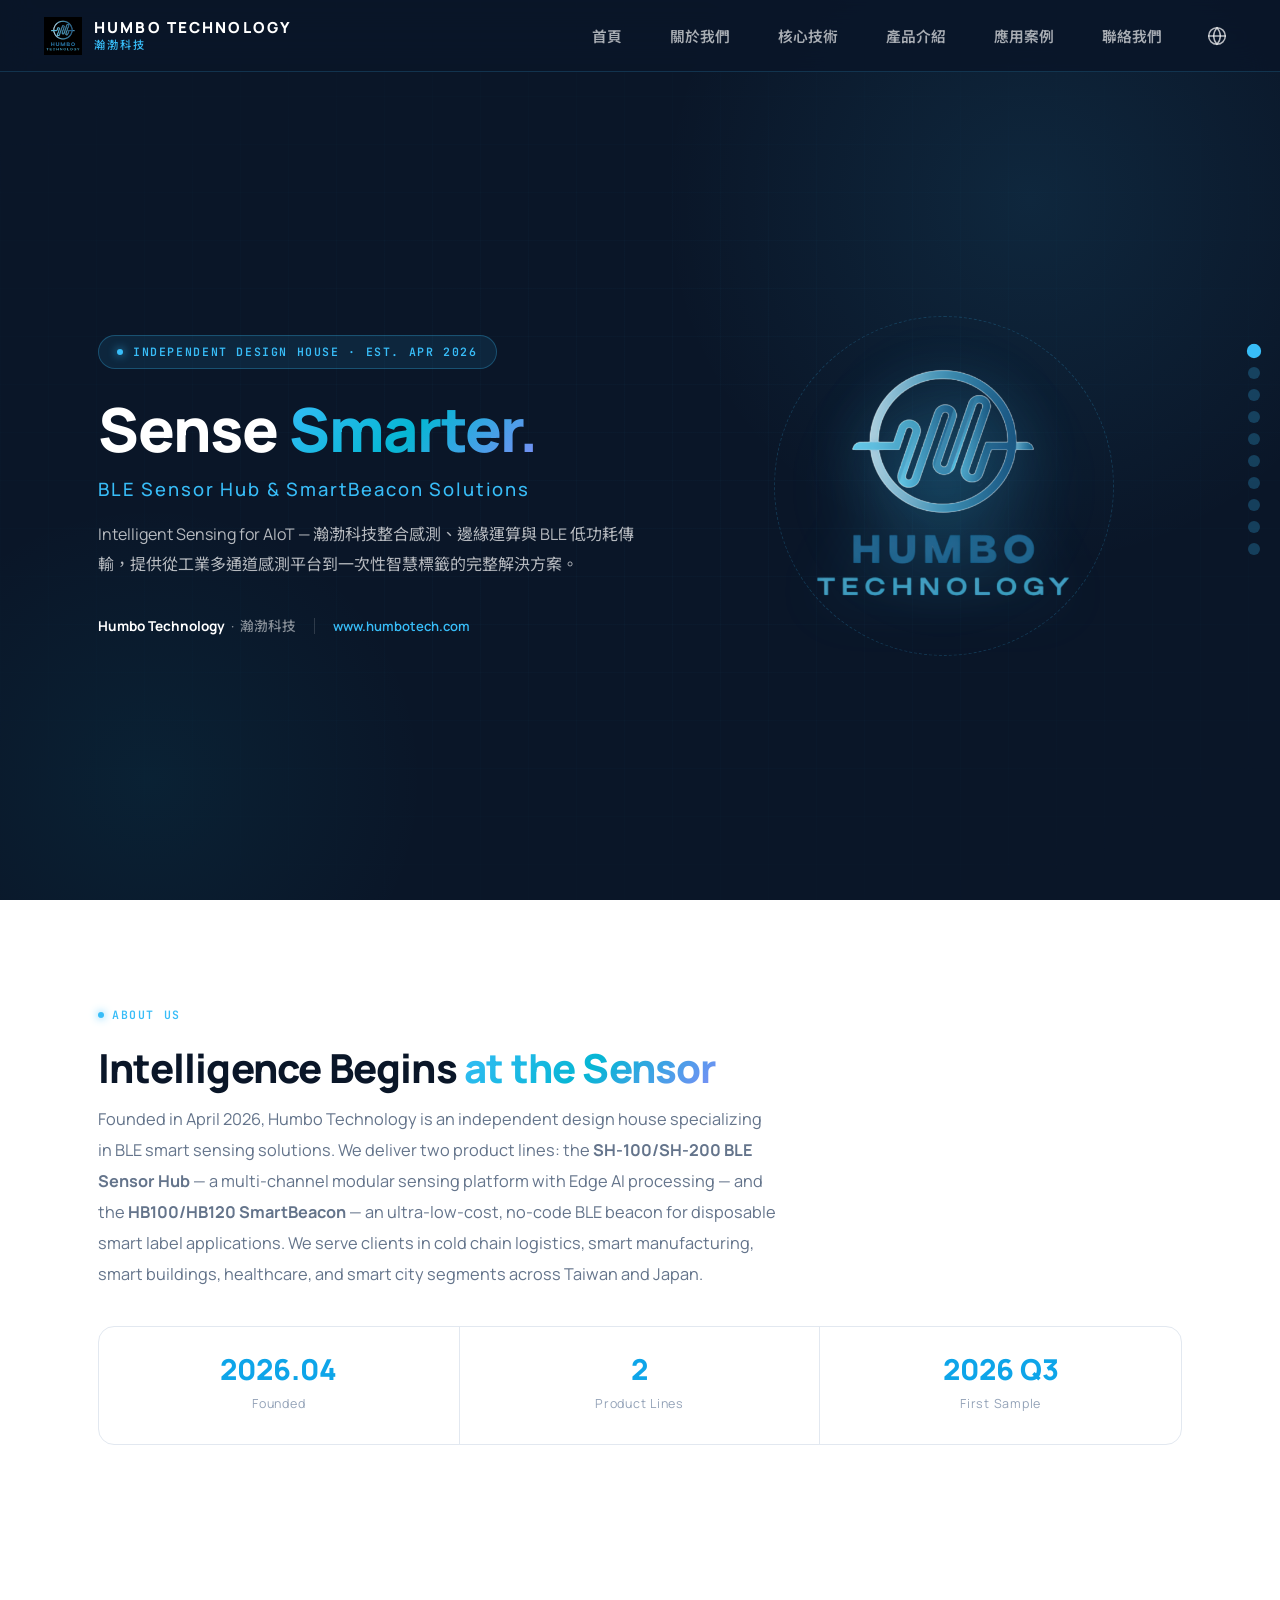
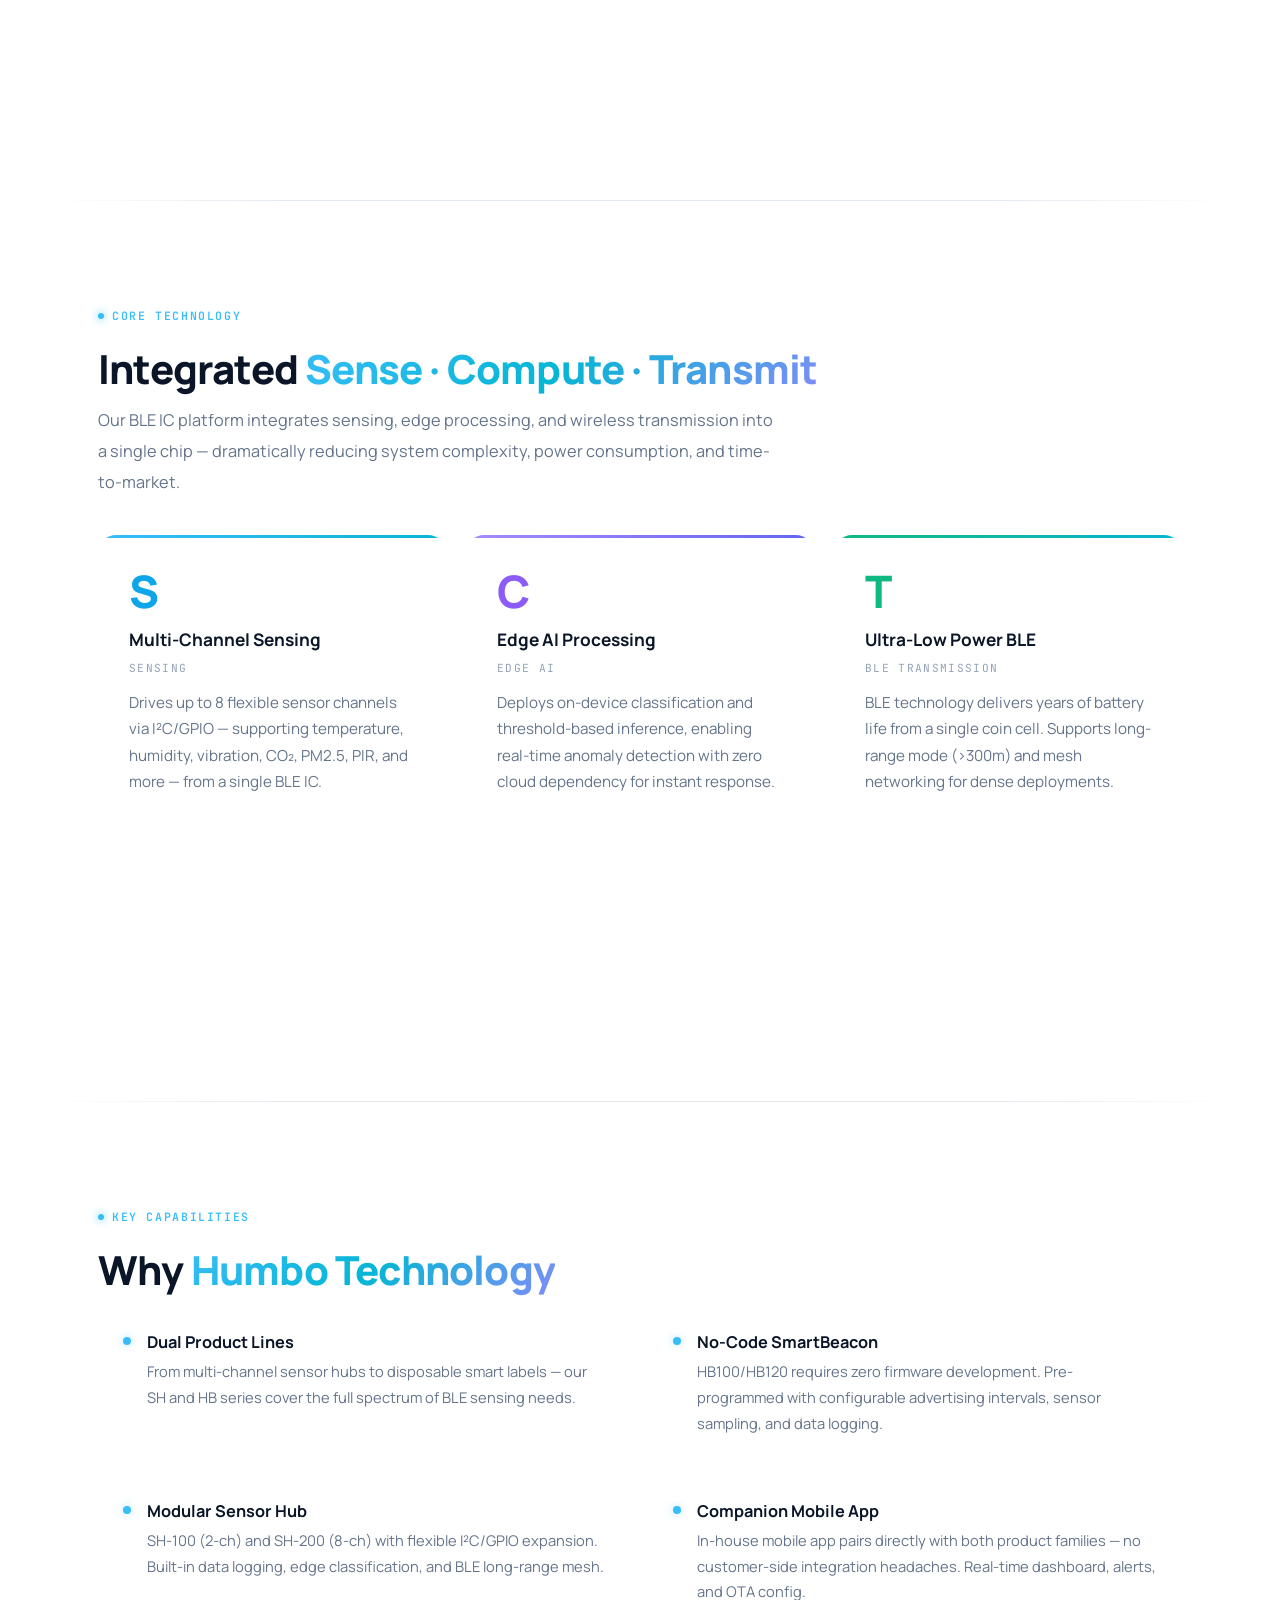
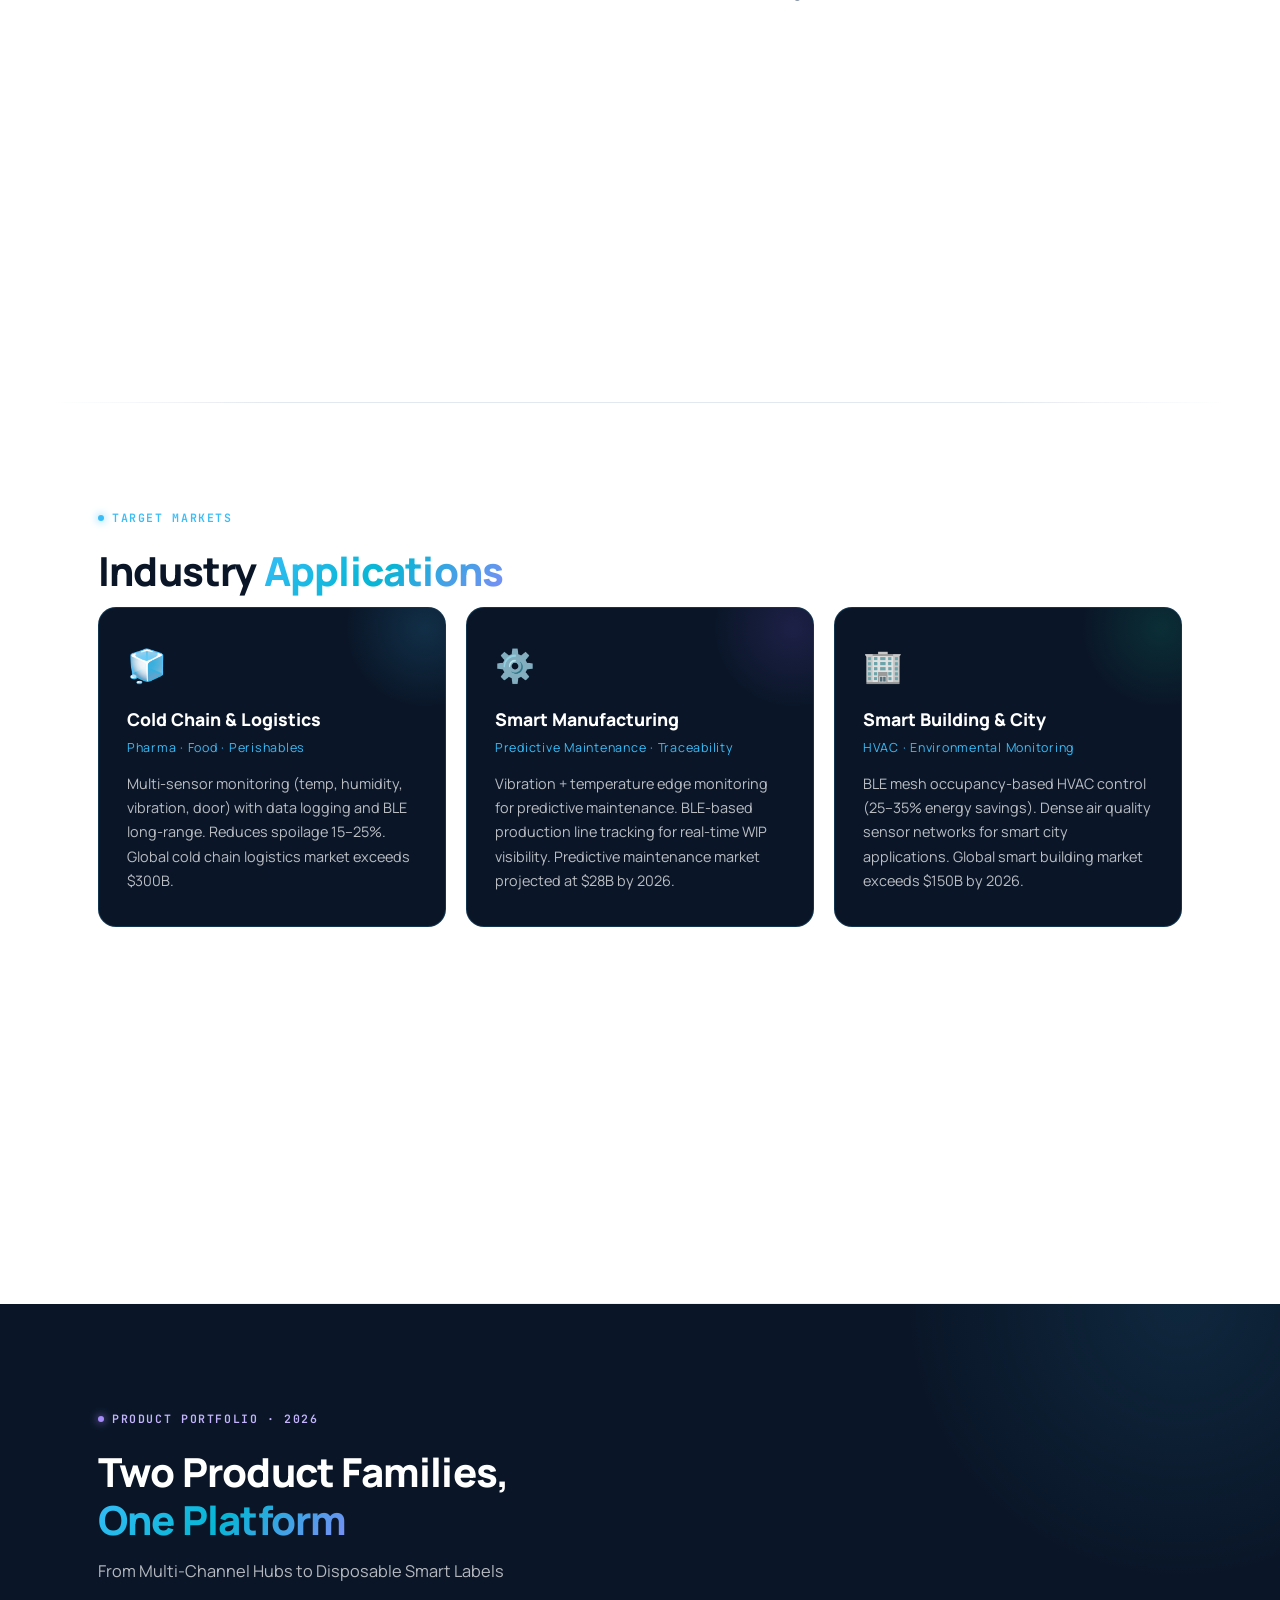
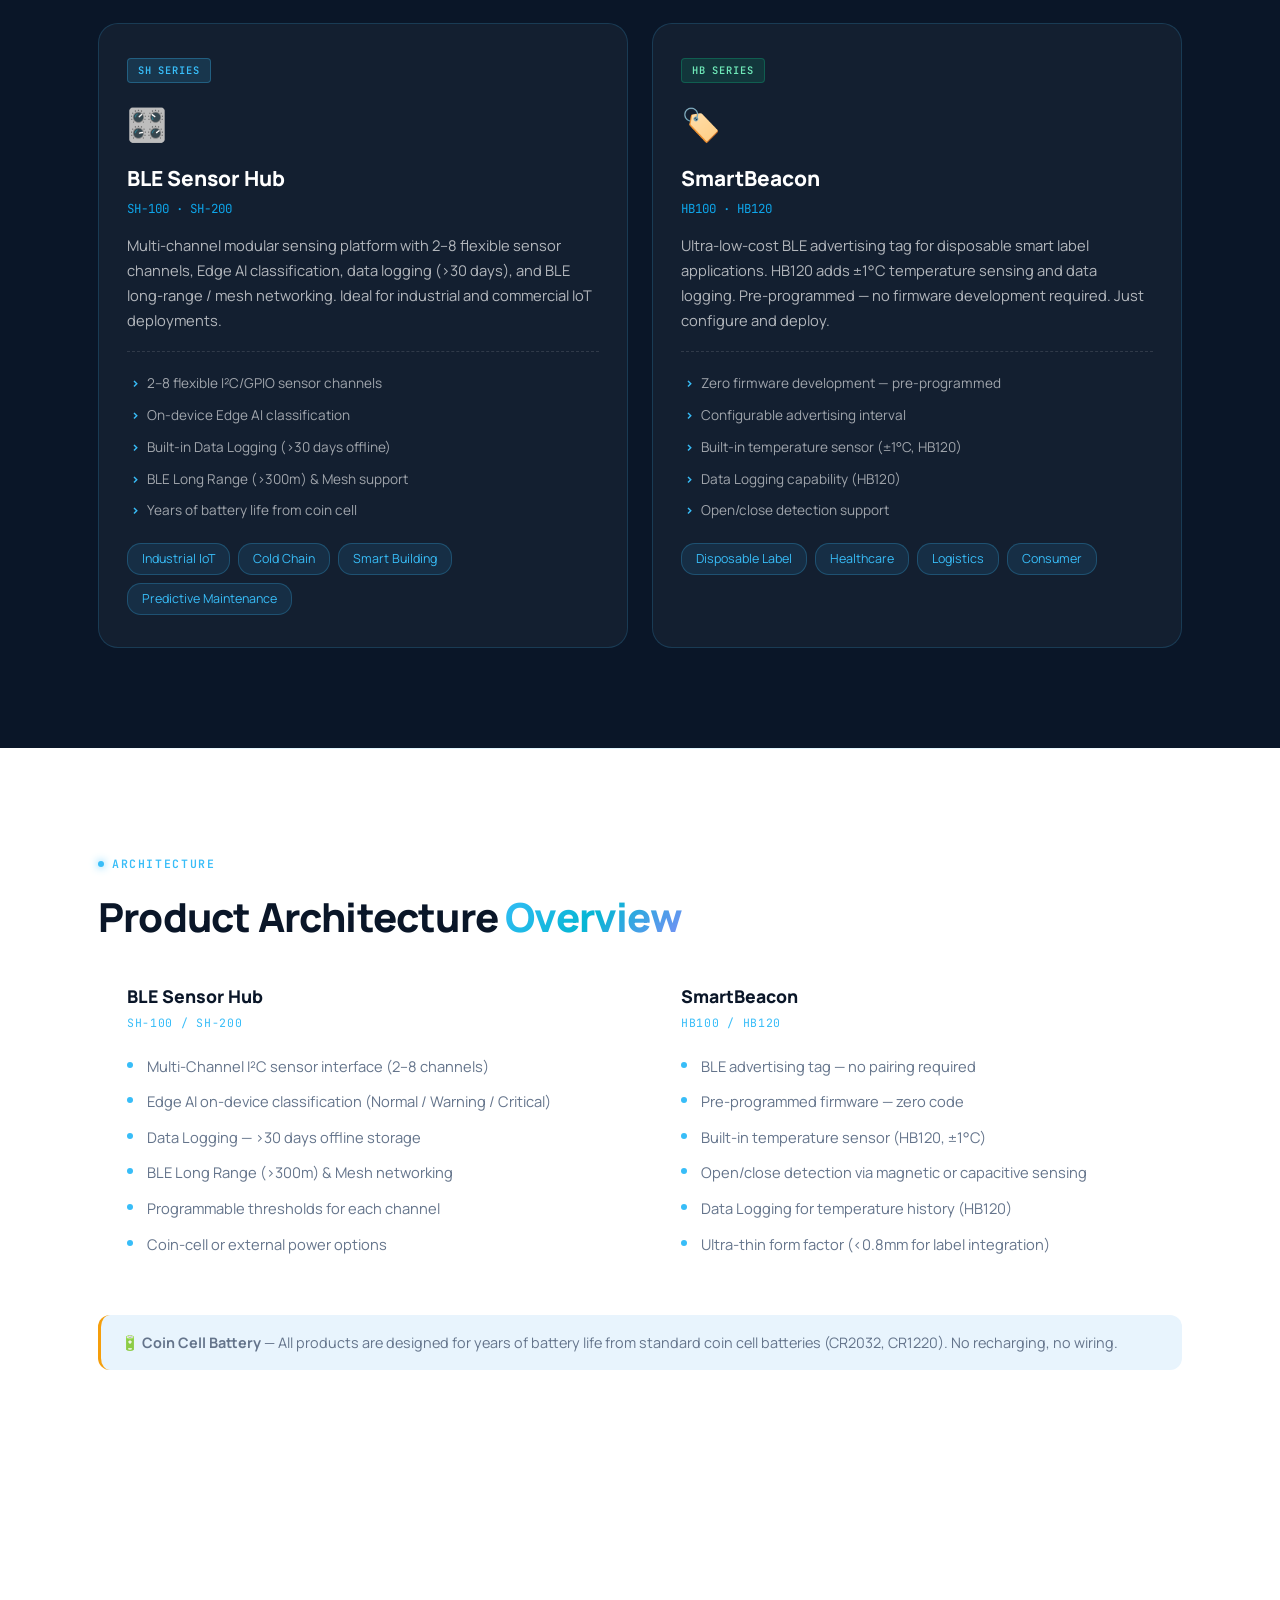
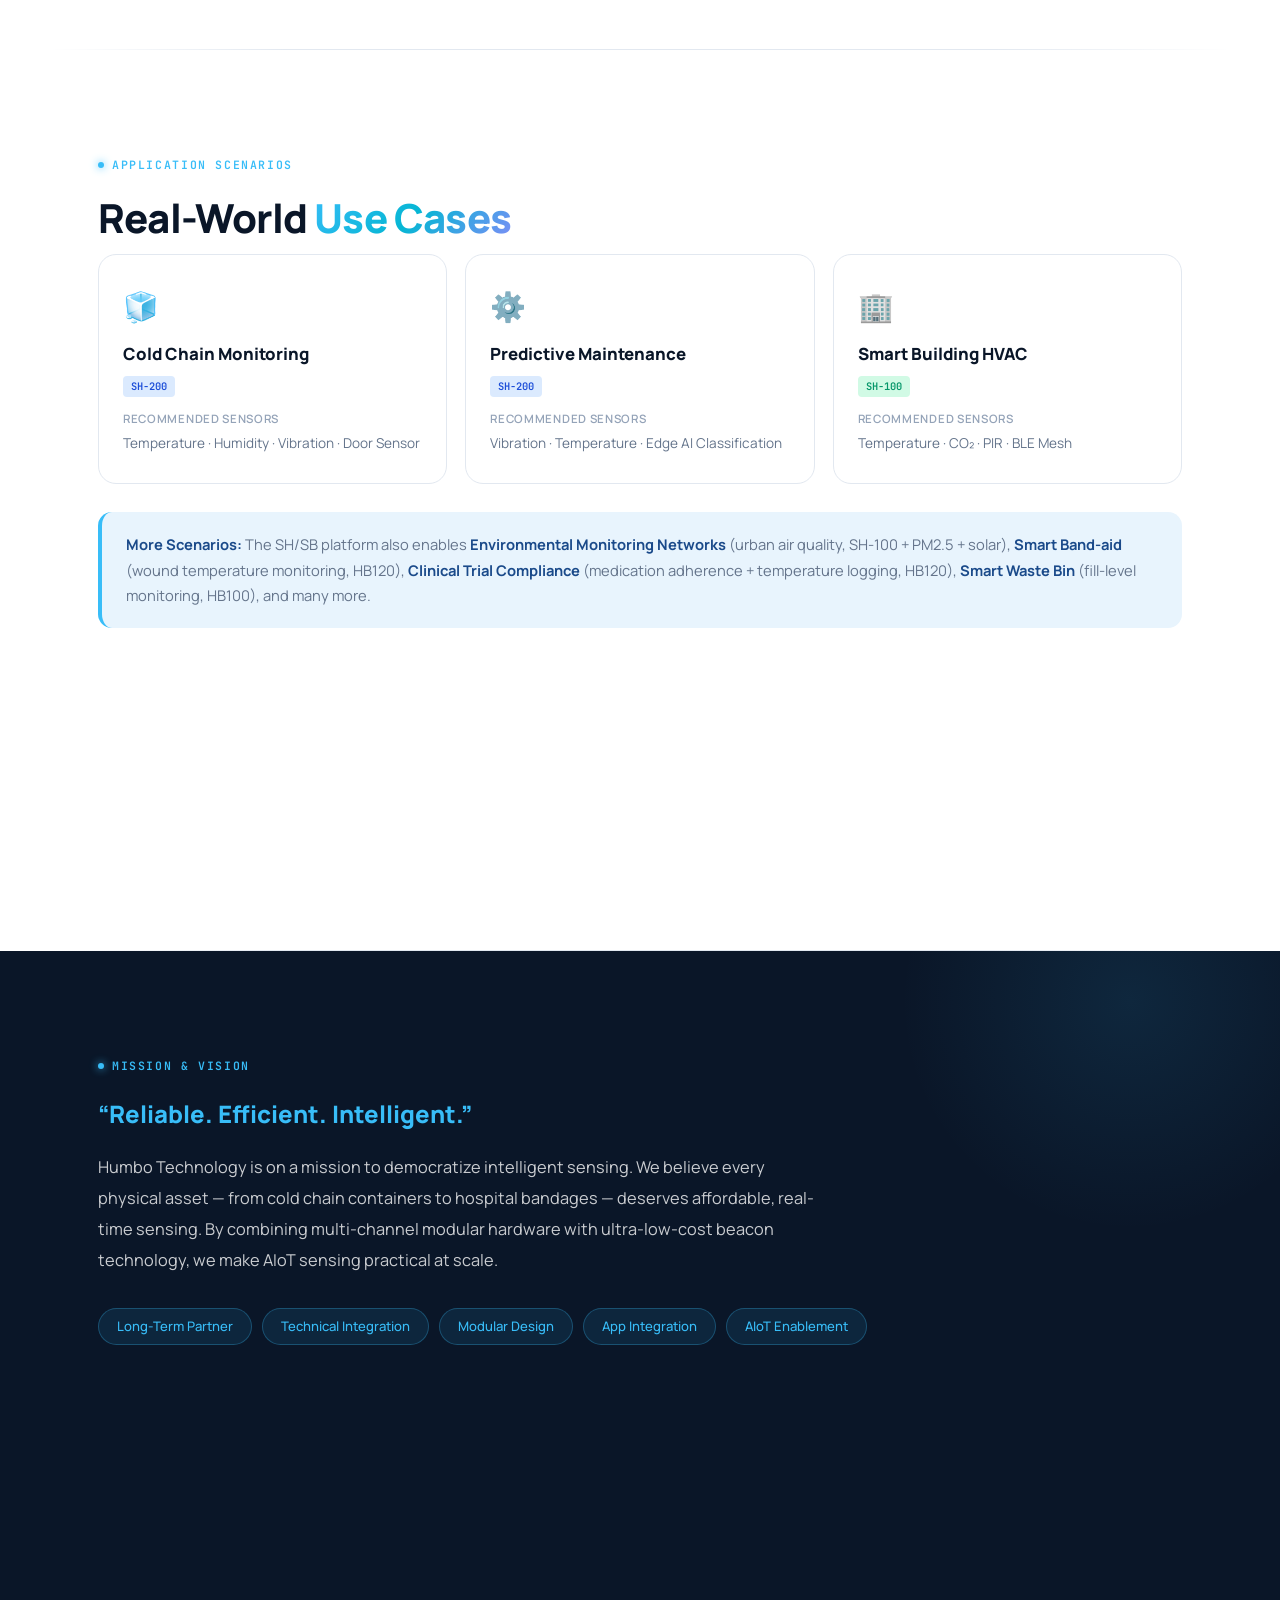
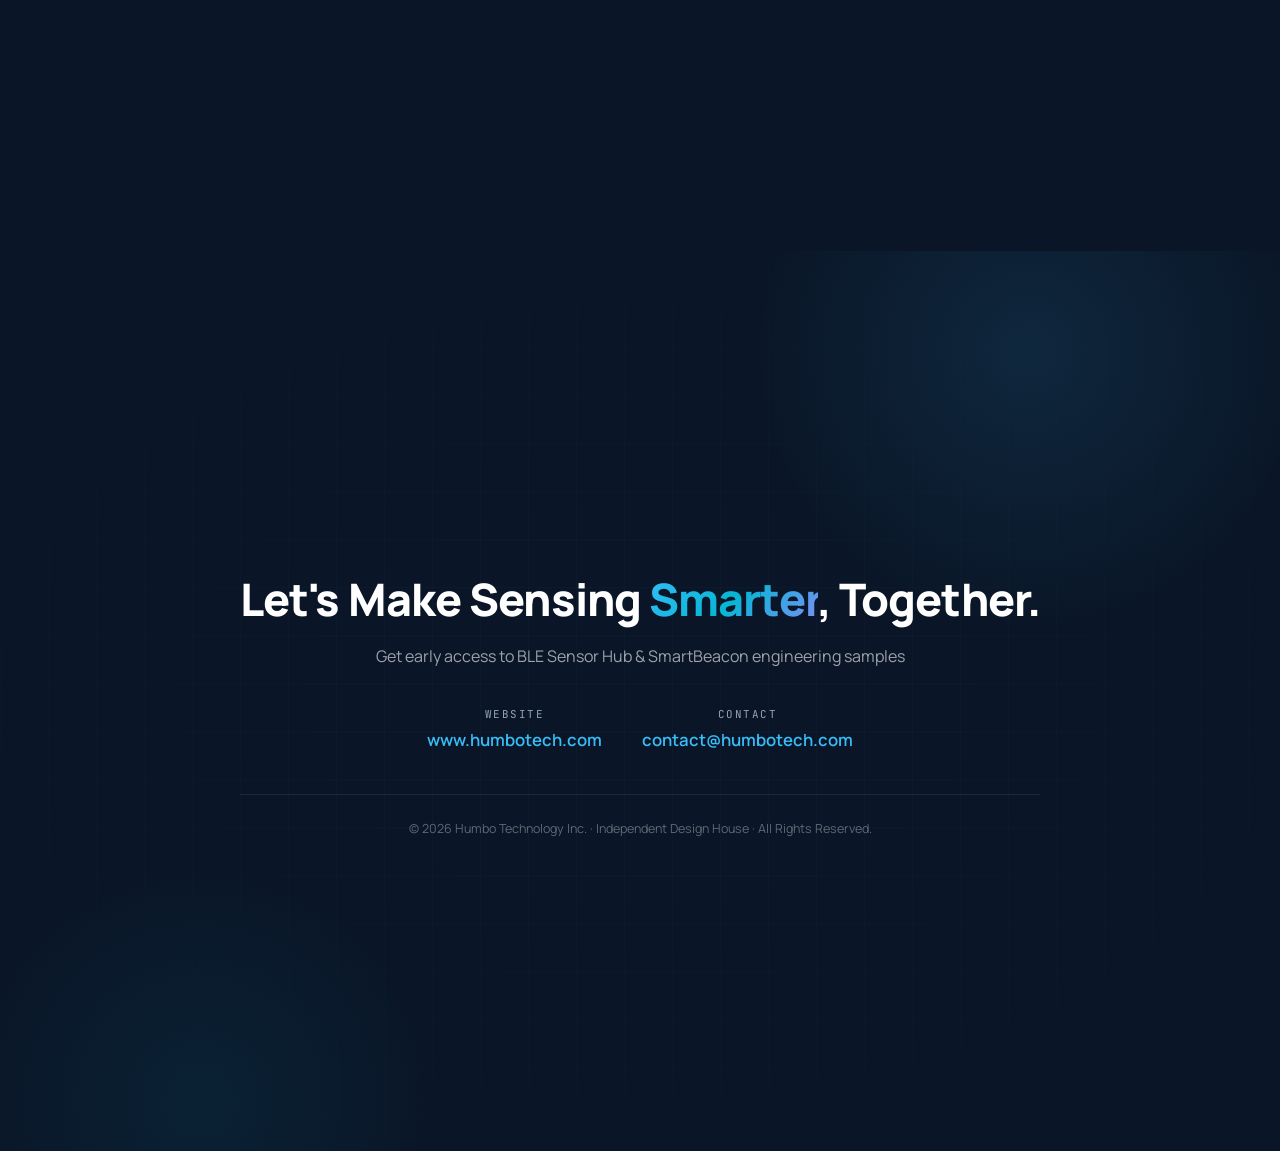
<file: Humbo_Company_Profile.html>
<!DOCTYPE html>
<html lang="zh-TW">
<head>
<meta charset="UTF-8">
<meta name="viewport" content="width=device-width, initial-scale=1.0, maximum-scale=1.0">
<link rel="canonical" href="https://humbotech.com/Humbo_Company_Profile.html">
<title data-i18n="title">瀚渤科技 Humbo Technology — Sense Smarter.</title>
<meta name="description" content="瀚渤科技 Humbo Technology Inc. BLE Sensor Hub & SmartBeacon 智慧感測解決方案。">
<meta name="keywords" content="瀚渤科技, Humbo Technology, Humbo Tech, humbotech, BLE, Bluetooth Low Energy, Sensor Hub, SmartBeacon, Edge AI, Smart Sensor, IC Design, 藍牙, 智慧感測, 感測器">
<meta property="og:site_name" content="瀚渤科技 Humbo Technology">
<meta property="og:locale" content="zh_TW">
<meta property="og:type" content="website">
<meta property="og:title" content="瀚渤科技 Humbo Technology — Sense Smarter.">
<meta property="og:description" content="瀚渤科技 Humbo Technology Inc. BLE Sensor Hub & SmartBeacon 智慧感測解決方案。">
<meta property="og:url" content="https://humbotech.com/Humbo_Company_Profile.html">
<meta property="og:image" content="https://humbotech.com/og-image.png">
<link rel="icon" type="image/png" href="favicon.png"><link rel="icon" type="image/png" sizes="192x192" href="icon-192.png"><link rel="apple-touch-icon" href="icon-192.png">
<link href="https://fonts.googleapis.com/css2?family=Noto+Sans+TC:wght@300;400;500;700;900&family=Manrope:wght@300;400;500;600;700;800&family=JetBrains+Mono:wght@400;600&display=swap" rel="stylesheet">
<link rel="stylesheet" href="theme.css?v=2">
<style>
/* Adjust first slide for sticky header */
.s1 {
  padding-top: 72px !important;
}

/* ── SLIDE ── */
.slide { min-height: 100vh; position: relative; overflow: hidden; }

/* ═══════════════ SLIDE 1: HERO (matches PPT) ═══════════════ */
.s1 {
  background: var(--navy);
  display: flex; align-items: center;
  padding: 0;
}
.s1-bg1 {
  position: absolute; pointer-events: none;
  width: 800px; height: 800px; border-radius: 50%;
  top: -200px; right: -150px;
  background: radial-gradient(circle, rgba(56,189,248,0.10) 0%, transparent 65%);
}
.s1-bg2 {
  position: absolute; pointer-events: none;
  width: 600px; height: 600px; border-radius: 50%;
  bottom: -180px; left: -150px;
  background: radial-gradient(circle, rgba(6,182,212,0.07) 0%, transparent 65%);
}
.s1-grid {
  position: absolute; inset: 0; pointer-events: none; opacity: 0.45;
  background-image: linear-gradient(rgba(56,189,248,0.05) 1px, transparent 1px),
    linear-gradient(90deg, rgba(56,189,248,0.05) 1px, transparent 1px);
  background-size: 48px 48px;
  mask-image: radial-gradient(ellipse 80% 70% at 50% 50%, black 30%, transparent 90%);
  -webkit-mask-image: radial-gradient(ellipse 80% 70% at 50% 50%, black 30%, transparent 90%);
}
.s1-inner {
  position: relative; z-index: 1;
  max-width: 1180px; margin: 0 auto; padding: 0 48px;
  display: grid; grid-template-columns: 1.15fr 1fr; gap: 60px;
  align-items: center;
  width: 100%;
}
.s1-left { min-width: 0; }
.s1-right {
  display: flex; align-items: center; justify-content: center;
}
.s1-logo {
  position: relative;
  display: flex; align-items: center; justify-content: center;
  aspect-ratio: 1/1; max-width: 340px; width: 100%;
}
.s1-logo::before {
  content: ''; position: absolute; inset: 10%;
  background: radial-gradient(circle at 50% 50%, rgba(56,189,248,0.20) 0%, rgba(56,189,248,0.06) 40%, transparent 70%);
  border-radius: 50%; filter: blur(20px);
  animation: breathe 5s ease-in-out infinite;
}
.s1-logo::after {
  content: ''; position: absolute; inset: 0;
  border-radius: 50%;
  border: 1px dashed rgba(56,189,248,0.20);
  animation: spin 60s linear infinite;
}
@keyframes breathe { 0%,100%{opacity:0.7;transform:scale(1)} 50%{opacity:1;transform:scale(1.06)} }
@keyframes spin { from{transform:rotate(0deg)} to{transform:rotate(360deg)} }
.s1-logo svg { position:relative; z-index:1; width:72%; height:auto; filter:drop-shadow(0 8px 28px rgba(56,189,248,0.22)); }

.s1-badge {
  display: inline-flex; align-items: center; gap: 10px;
  background: rgba(56,189,248,0.10);
  border: 1px solid rgba(56,189,248,0.28);
  border-radius: 24px; padding: 7px 18px;
  color: var(--accent);
  font-family: 'JetBrains Mono', monospace;
  font-size: 0.72rem; font-weight: 600;
  letter-spacing: 0.14em; text-transform: uppercase;
  margin-bottom: 28px;
}
.s1-badge .dot {
  width: 6px; height: 6px; background: var(--accent); border-radius: 50%;
  box-shadow: 0 0 10px var(--accent);
  animation: pulse 2.2s ease-in-out infinite;
}
@keyframes pulse { 0%,100%{opacity:1;transform:scale(1)} 50%{opacity:0.6;transform:scale(1.2)} }
.s1-slogan {
  font-family: 'Manrope', sans-serif;
  font-weight: 800;
  font-size: clamp(2.6rem, 5vw, 3.8rem);
  line-height: 1.05; letter-spacing: -0.02em;
  color: var(--white); margin-bottom: 14px;
}
.s1-slogan .accent {
  background: linear-gradient(135deg, #38bdf8 0%, #06b6d4 50%, #818cf8 100%);
  -webkit-background-clip: text; background-clip: text; -webkit-text-fill-color: transparent;
}
.s1-sub {
  font-size: 1.15rem; font-weight: 500;
  color: var(--accent); letter-spacing: 0.10em;
  margin-bottom: 16px;
}
.s1-desc {
  color: rgba(255,255,255,0.70);
  font-size: 1rem; line-height: 1.85;
  max-width: 540px; margin-bottom: 36px;
}
.s1-foot {
  display: flex; align-items: center; gap: 18px;
}
.s1-foot .left {
  color: rgba(255,255,255,0.50);
  font-size: 0.85rem; font-weight: 500;
}
.s1-foot .left strong { color: var(--white); font-weight: 700; }
.s1-foot .right {
  color: var(--accent);
  font-size: 0.82rem;
  font-family: 'Manrope', sans-serif;
  font-weight: 600; text-decoration: none;
}
.s1-foot .s1-sep { width:1px; height:16px; background:rgba(255,255,255,0.15); }

/* ═══════════════ SHARED ═══════════════ */
.slide-inner {
  max-width: 1180px; margin: 0 auto;
  padding: 100px 48px;
  position: relative; z-index: 1;
}

.s-tag {
  display: inline-flex; align-items: center; gap: 8px;
  font-family: 'JetBrains Mono', monospace;
  font-size: 0.72rem; font-weight: 600;
  letter-spacing: 0.14em; text-transform: uppercase;
  color: var(--accent);
  margin-bottom: 20px;
}
.s-tag::before {
  content: ''; width: 6px; height: 6px;
  background: var(--accent); border-radius: 50%;
  box-shadow: 0 0 8px var(--accent);
}
.s-title {
  font-family: 'Manrope', sans-serif;
  font-size: clamp(1.7rem, 3.4vw, 2.5rem);
  font-weight: 800; color: var(--navy);
  letter-spacing: -0.02em;
  margin-bottom: 12px; line-height: 1.2;
}
.s-title .accent {
  background: linear-gradient(135deg, #38bdf8 0%, #06b6d4 50%, #818cf8 100%);
  -webkit-background-clip: text; background-clip: text; -webkit-text-fill-color: transparent;
}
.s-body {
  font-size: 1.02rem; color: var(--gray);
  line-height: 1.9; max-width: 680px;
  margin-bottom: 36px;
}

/* ── STATS ── */
.stats {
  display: grid; grid-template-columns: repeat(3,1fr);
  background: var(--lg); border-radius: 16px;
  overflow: hidden; border: 1px solid #e2e8f0;
}
.stat { padding: 28px 24px; text-align: center; border-right: 1px solid #e2e8f0; }
.stat:last-child { border-right: none; }
.stat-num { font-family:'Manrope',sans-serif; font-weight:800; font-size:1.8rem; color:var(--accent-2); display:block; line-height:1; margin-bottom:6px; }
.stat-lbl { font-size:0.78rem; color:var(--muted); letter-spacing:0.06em; }

/* ── PILLARS ── */
.p-grid { display:grid; grid-template-columns:repeat(3,1fr); gap:20px; }
.p-card {
  background:var(--lg); border-radius:18px; padding:34px 30px;
  border:1px solid transparent; transition:all .3s ease;
  position:relative; overflow:hidden;
}
.p-card::before { content:''; position:absolute; top:0; left:0; right:0; height:3px; }
.p-card:nth-child(1)::before { background:linear-gradient(90deg,#38bdf8,#06b6d4); }
.p-card:nth-child(2)::before { background:linear-gradient(90deg,#a78bfa,#6366f1); }
.p-card:nth-child(3)::before { background:linear-gradient(90deg,#10b981,#06b6d4); }
.p-card:hover { transform:translateY(-5px); box-shadow:0 16px 40px rgba(26,74,138,0.12); border-color:var(--border); background:var(--white); }
.p-char { font-family:'Manrope',sans-serif; font-size:2.8rem; font-weight:900; line-height:1; margin-bottom:12px; }
.p-card:nth-child(1) .p-char { color:#0ea5e9; }
.p-card:nth-child(2) .p-char { color:#8b5cf6; }
.p-card:nth-child(3) .p-char { color:#10b981; }
.p-name { font-weight:700; font-size:1.08rem; color:var(--navy); margin-bottom:6px; }
.p-en { font-family:'JetBrains Mono',monospace; font-size:0.7rem; color:var(--muted); letter-spacing:0.12em; text-transform:uppercase; margin-bottom:12px; }
.p-desc { font-size:0.95rem; color:var(--gray); line-height:1.75; }

/* ── CAPS ── */
.c-grid { display:grid; grid-template-columns:1fr 1fr; gap:16px; }
.c-item { display:flex; gap:16px; align-items:flex-start; background:var(--lg); border-radius:14px; padding:22px 24px; border:1px solid transparent; transition:all .25s; }
.c-item:hover { border-color:var(--border); background:var(--light); }
.c-dot { width:8px; height:8px; border-radius:50%; background:var(--accent); flex-shrink:0; margin-top:8px; box-shadow:0 0 8px rgba(56,189,248,0.4); }
.c-text strong { display:block; font-size:1.02rem; color:var(--navy); margin-bottom:4px; font-weight:700; }
.c-text span { font-size:0.92rem; color:var(--gray); line-height:1.65; }

/* ── MARKETS ── */
.m-grid { display:grid; grid-template-columns:repeat(3,1fr); gap:20px; }
.m-card {
  background:var(--navy); border-radius:18px; padding:32px 28px;
  color:var(--white); border:1px solid var(--border);
  transition:all .3s; position:relative; overflow:hidden;
}
.m-card:hover { transform:translateY(-5px); border-color:rgba(56,189,248,0.4); box-shadow:0 16px 40px rgba(26,74,138,0.3); }
.m-card::before { content:''; position:absolute; top:-60px; right:-60px; width:160px; height:160px; border-radius:50%; pointer-events:none; }
.m-card:nth-child(1)::before { background:radial-gradient(circle,rgba(56,189,248,0.15),transparent 70%); }
.m-card:nth-child(2)::before { background:radial-gradient(circle,rgba(139,92,246,0.15),transparent 70%); }
.m-card:nth-child(3)::before { background:radial-gradient(circle,rgba(16,185,129,0.15),transparent 70%); }
.m-e { font-size:2rem; margin-bottom:14px; display:block; }
.m-t { font-family:'Manrope',sans-serif; font-size:1.1rem; font-weight:800; margin-bottom:4px; }
.m-st { font-size:0.78rem; color:var(--accent); letter-spacing:0.06em; margin-bottom:14px; }
.m-d { font-size:0.9rem; color:rgba(255,255,255,0.72); line-height:1.7; }

/* ── PRODUCT SECTION ── */
.slide-dark { background:var(--navy); }
.slide-dark .s-tag { color:#c4b5fd; }
.slide-dark .s-tag::before { background:#a78bfa; box-shadow:0 0 8px #a78bfa; }
.slide-dark .s-title { color:var(--white); }
.slide-dark .s-body { color:rgba(255,255,255,0.7); }
.prod-grid { display:grid; grid-template-columns:1fr 1fr; gap:24px; margin-top:28px; }
.prod-card {
  background:rgba(255,255,255,0.04); border:1px solid var(--border);
  border-radius:20px; padding:32px 28px; transition:all .3s;
  position:relative; overflow:hidden;
}
.prod-card:hover { background:rgba(255,255,255,0.07); border-color:rgba(56,189,248,0.35); transform:translateY(-4px); }
.prod-badge {
  display:inline-block; font-family:'JetBrains Mono',monospace;
  font-size:0.65rem; font-weight:600; padding:3px 10px; border-radius:4px;
  letter-spacing:0.08em; text-transform:uppercase; margin-bottom:16px;
}
.prod-badge.sh { background:rgba(56,189,248,0.15); color:var(--accent); border:1px solid rgba(56,189,248,0.3); }
.prod-badge.hb { background:rgba(16,185,129,0.15); color:#6ee7b7; border:1px solid rgba(16,185,129,0.3); }
.prod-icon { font-size:2rem; margin-bottom:12px; display:block; }
.prod-name { font-family:'Manrope',sans-serif; font-size:1.3rem; font-weight:800; color:var(--white); margin-bottom:4px; }
.prod-models { font-family:'JetBrains Mono',monospace; font-size:0.78rem; color:var(--accent-2); margin-bottom:14px; }
.prod-desc { font-size:0.92rem; color:rgba(255,255,255,0.68); line-height:1.7; margin-bottom:18px; }
.prod-specs { list-style:none; border-top:1px dashed rgba(255,255,255,0.12); padding-top:16px; }
.prod-specs li { font-size:0.85rem; color:rgba(255,255,255,0.6); padding:5px 0 5px 20px; position:relative; }
.prod-specs li::before { content:'›'; position:absolute; left:4px; color:var(--accent); font-weight:700; }
.prod-tags { display:flex; flex-wrap:wrap; gap:8px; margin-top:16px; }
.prod-tag { background:rgba(56,189,248,0.1); border:1px solid rgba(56,189,248,0.25); border-radius:14px; padding:5px 14px; font-size:0.78rem; color:var(--accent); }

/* ── ARCH ── */
.arch-grid { display:grid; grid-template-columns:1fr 1fr; gap:24px; }
.arch-card { background:var(--lg); border-radius:18px; padding:28px; border:1px solid transparent; transition:all .3s; }
.arch-card:hover { border-color:var(--border); box-shadow:0 12px 32px rgba(26,74,138,0.08); }
.arch-title { font-family:'Manrope',sans-serif; font-size:1.1rem; font-weight:800; color:var(--navy); margin-bottom:4px; }
.arch-sub { font-family:'JetBrains Mono',monospace; font-size:0.72rem; color:var(--accent); letter-spacing:0.06em; text-transform:uppercase; margin-bottom:16px; }
.arch-list { list-style:none; }
.arch-list li { font-size:0.92rem; color:var(--gray); padding:6px 0 6px 20px; position:relative; line-height:1.6; }
.arch-list li::before { content:''; position:absolute; left:0; top:13px; width:6px; height:6px; border-radius:50%; background:var(--accent); }
.arch-fn { margin-top:24px; padding:16px 20px; background:var(--light); border-radius:12px; font-size:0.9rem; color:var(--gray); border-left:3px solid var(--gold); }

/* ── SCENARIOS ── */
.sc-grid { display:grid; grid-template-columns:repeat(3,1fr); gap:18px; }
.sc-card { background:var(--white); border:1px solid #e2e8f0; border-radius:18px; padding:28px 24px; transition:all .3s; position:relative; overflow:hidden; }
.sc-card:hover { transform:translateY(-4px); border-color:var(--accent); box-shadow:0 18px 40px rgba(26,74,138,0.1); }
.sc-e { font-size:1.8rem; margin-bottom:12px; display:block; }
.sc-t { font-family:'Manrope',sans-serif; font-size:1.05rem; font-weight:800; color:var(--navy); margin-bottom:4px; }
.sc-chip { display:inline-block; font-family:'JetBrains Mono',monospace; font-size:0.65rem; font-weight:600; padding:2px 8px; border-radius:4px; margin-bottom:12px; }
.sc-chip.sh200 { background:#dbeafe; color:#1d4ed8; }
.sc-chip.sh100 { background:#d1fae5; color:#059669; }
.sc-s { font-size:0.85rem; color:var(--gray); line-height:1.7; }
.sc-s label { display:block; font-size:0.72rem; color:var(--muted); letter-spacing:0.06em; text-transform:uppercase; margin-bottom:4px; font-weight:600; }

.sc-more {
  margin-top:28px; padding:20px 24px;
  background:var(--light); border-radius:14px;
  border-left:4px solid var(--accent);
  font-size:0.92rem; color:var(--gray); line-height:1.7;
}
.sc-more strong { color:var(--blue); }

/* ── MISSION ── */
.slide-mission { background:var(--navy); }
.slide-mission .s-title { color:var(--white); }
.m-quote { font-family:'Manrope',sans-serif; font-size:1.5rem; font-weight:800; color:var(--accent); margin-bottom:18px; }
.m-body { font-size:1.02rem; color:rgba(255,255,255,0.78); line-height:1.9; max-width:720px; margin-bottom:32px; }
.m-tags { display:flex; gap:10px; flex-wrap:wrap; }
.m-tag { background:rgba(56,189,248,0.1); border:1px solid rgba(56,189,248,0.28); border-radius:22px; padding:7px 18px; font-size:0.82rem; color:var(--accent); font-weight:500; transition:all .2s; }
.m-tag:hover { background:rgba(56,189,248,0.18); transform:translateY(-2px); }

/* ── CLOSING ── */
.slide-closing {
  background:var(--navy);
  display:flex; align-items:center; justify-content:center;
  text-align:center; padding:80px 48px;
}
.cl-slogan { font-family:'Manrope',sans-serif; font-size:clamp(1.8rem,3.6vw,2.8rem); font-weight:800; color:var(--white); margin-bottom:10px; letter-spacing:-0.02em; }
.cl-slogan .accent { background:linear-gradient(135deg,#38bdf8 0%,#06b6d4 50%,#818cf8 100%); -webkit-background-clip:text; background-clip:text; -webkit-text-fill-color:transparent; }
.cl-sub { color:rgba(255,255,255,0.6); font-size:1rem; margin-bottom:36px; }
.cl-links { display:flex; gap:40px; justify-content:center; flex-wrap:wrap; }
.cl-link { text-align:center; }
.cl-link .lbl { font-family:'JetBrains Mono',monospace; font-size:0.68rem; color:var(--muted); letter-spacing:0.14em; text-transform:uppercase; margin-bottom:4px; }
.cl-link .val { font-size:1.05rem; font-weight:600; color:var(--white); }
.cl-link .val a { color:var(--accent); text-decoration:none; }
.cl-link .val a:hover { text-decoration:underline; }
.cl-brand { margin-top:40px; padding-top:24px; border-top:1px solid rgba(255,255,255,0.08); font-size:0.78rem; color:rgba(255,255,255,0.35); }

/* ── DIVIDER ── */
.s-div { height:1px; background:linear-gradient(90deg,transparent,#e2e8f0 20%,#e2e8f0 80%,transparent); max-width:1180px; margin:0 auto; }
.s-div.dark { background:linear-gradient(90deg,transparent,rgba(56,189,248,0.15) 20%,rgba(56,189,248,0.15) 80%,transparent); }

/* ── NAV DOTS ── */
.nav-dots {
  position:fixed; top:50%; right:20px; transform:translateY(-50%);
  z-index:999; display:flex; flex-direction:column; gap:10px;
}
.nav-dots a {
  width:12px; height:12px; border-radius:50%;
  background:rgba(56,189,248,0.25);
  border:2px solid transparent;
  transition:all .25s;
}
.nav-dots a:hover, .nav-dots a.active { background:var(--accent); border-color:rgba(56,189,248,0.5); transform:scale(1.2); }

/* ── RESPONSIVE ── */
@media (max-width:900px) {
  .s1-inner { grid-template-columns:1fr; gap:40px; padding:80px 24px; text-align:center; }
  .s1-right { display:none; }
  .s1-desc { margin-left:auto; margin-right:auto; }
  .s1-foot { justify-content:center; flex-wrap:wrap; }
  .s1-badge { margin-left:auto; margin-right:auto; }
  .slide-inner { padding:72px 24px; }
  .p-grid, .m-grid, .prod-grid, .arch-grid, .sc-grid { grid-template-columns:1fr; }
  .c-grid { grid-template-columns:1fr; }
  .stats { grid-template-columns:1fr; }
  .stat { border-right:none; border-bottom:1px solid #e2e8f0; }
  .stat:last-child { border-bottom:none; }
  .nav-dots { right:10px; }
  .nav-dots a { width:10px; height:10px; }
}

.fade-up { opacity:0; transform:translateY(24px); transition:opacity .6s ease, transform .6s ease; }
.fade-up.visible { opacity:1; transform:translateY(0); }
</style>
<script type="application/ld+json">
{
  "@context": "https://schema.org",
  "@type": "Organization",
  "name": "Humbo Technology Inc.",
  "alternateName": ["瀚渤科技", "Humbo Tech"],
  "url": "https://humbotech.com/Humbo_Company_Profile.html",
  "logo": "https://humbotech.com/logo.png",
  "image": "https://humbotech.com/og-image.png",
  "description": "Humbo Technology Inc. BLE Sensor Hub & SmartBeacon 智慧感測解決方案。",
  "foundingDate": "2026-04",
  "email": "contact@humbotech.com",
  "slogan": "Sense Smarter.",
  "industry": "Semiconductor Design"
}
</script>
</head>
<body>

<nav>
  <div class="nav-container container-center">
    <div class="nav-logo" onclick="window.location.href='index.html'">
      <img src="logo.png" alt="Humbo Technology">
      <div class="brand">
        <span class="brand-en">HUMBO TECHNOLOGY</span>
        <span class="brand-zh" data-i18n="nav.brand_zh">瀚渤科技</span>
      </div>
    </div>
    
    <div class="nav-links">
      <button onclick="scrollToSlide('s1')" data-i18n="nav.home">首頁</button>
      <button onclick="scrollToSlide('s2')" data-i18n="nav.about">關於我們</button>
      <button onclick="scrollToSlide('s3')" data-i18n="nav.tech">核心技術</button>
      <button onclick="scrollToSlide('s6')" data-i18n="nav.products">產品介紹</button>
      <button onclick="scrollToSlide('s8')" data-i18n="nav.scenarios">應用案例</button>
      <button onclick="scrollToSlide('s10')" data-i18n="nav.contact">聯絡我們</button>
      
      </div>
    
    <div class="lang-dropdown">
      <button class="lang-btn" onclick="toggleLangDropdown(event)" aria-label="Select Language">
        <svg class="globe-icon" viewBox="0 0 24 24" fill="none" stroke="currentColor" stroke-width="1.8" stroke-linecap="round" stroke-linejoin="round">
          <circle cx="12" cy="12" r="10"></circle>
          <line x1="2" y1="12" x2="22" y2="12"></line>
          <path d="M12 2a15.3 15.3 0 0 1 4 10 15.3 15.3 0 0 1-4 10 15.3 15.3 0 0 1-4-10 15.3 15.3 0 0 1 4-10z"></path>
        </svg>
      </button>
      <div class="lang-dropdown-menu" id="langDropdownMenu">
        <button data-lang="zh" onclick="setLang('zh')">繁體中文</button>
        <button data-lang="en" onclick="setLang('en')">English</button>
        <button data-lang="ja" onclick="setLang('ja')">日本語</button>
      </div>
    </div>
    
    <button class="hamburger-menu" id="hamburgerMenu" onclick="toggleMobileMenu()">
      <span></span>
      <span></span>
      <span></span>
    </button>
  </div>
</nav>

<!-- ═══ NAV DOTS ═══ -->
<div class="nav-dots">
  <a href="#s1" class="active"></a>
  <a href="#s2"></a>
  <a href="#s3"></a>
  <a href="#s4"></a>
  <a href="#s5"></a>
  <a href="#s6"></a>
  <a href="#s7"></a>
  <a href="#s8"></a>
  <a href="#s9"></a>
  <a href="#s10"></a>
</div>

<!-- ═══════════════ SLIDE 1: HERO ═══════════════ -->
<div class="slide s1" id="s1">
  <div class="s1-bg1"></div>
  <div class="s1-bg2"></div>
  <div class="s1-grid"></div>
  <div class="s1-inner">
    <div class="s1-left">
      <div class="s1-badge" data-i18n="s1.badge"><span class="dot"></span>INDEPENDENT DESIGN HOUSE · EST. APR 2026</div>
      <h1 class="s1-slogan" data-i18n="s1.slogan">Sense <span class="accent">Smarter.</span></h1>
      <div class="s1-sub" data-i18n="s1.sub">BLE Sensor Hub & SmartBeacon Solutions</div>
      <p class="s1-desc" data-i18n="s1.desc">Intelligent Sensing for AIoT — 瀚渤科技整合感測、邊緣運算與 BLE 低功耗傳輸，提供從工業多通道感測平台到一次性智慧標籤的完整解決方案。</p>
      <div class="s1-foot">
        <span class="left" data-i18n="s1.foot"><strong>Humbo Technology</strong> &nbsp;·&nbsp; 瀚渤科技</span>
        <span class="s1-sep"></span>
        <a class="right" href="https://www.humbotech.com">www.humbotech.com</a>
      </div>
    </div>
    <div class="s1-right">
      <div class="s1-logo">
        <img src="0-HUMBO%20logo%20%E8%88%87%E5%AD%97(%E9%80%8F%E6%98%8E%E8%83%8C%E6%99%AF)_0.png" alt="Humbo Technology Logo" style="position:relative;z-index:1;width:85%;height:auto;filter:drop-shadow(0 8px 28px rgba(56,189,248,0.22));border-radius:16px;">
      </div>
    </div>
  </div>
</div>

<!-- ═══════════════ SLIDE 2: ABOUT ═══════════════ -->
<div class="slide" id="s2">
  <div class="slide-inner">
    <div class="s-tag" data-i18n="s2.tag">ABOUT US</div>
    <h2 class="s-title" data-i18n="s2.title">Intelligence Begins <span class="accent">at the Sensor</span></h2>
    <p class="s-body fade-up" data-i18n="s2.body">
      Founded in April 2026, Humbo Technology is an independent design house specializing in BLE smart sensing solutions. We deliver two product lines: the <strong>SH-100/SH-200 BLE Sensor Hub</strong> — a multi-channel modular sensing platform with Edge AI processing — and the <strong>HB100/HB120 SmartBeacon</strong> — an ultra-low-cost, no-code BLE beacon for disposable smart label applications. We serve clients in cold chain logistics, smart manufacturing, smart buildings, healthcare, and smart city segments across Taiwan and Japan.
    </p>
    <div class="stats fade-up">
      <div class="stat">
        <span class="stat-num">2026.04</span>
        <span class="stat-lbl" data-i18n="s2.sl1">Founded</span>
      </div>
      <div class="stat">
        <span class="stat-num">2</span>
        <span class="stat-lbl" data-i18n="s2.sl2">Product Lines</span>
      </div>
      <div class="stat">
        <span class="stat-num">2026 Q3</span>
        <span class="stat-lbl" data-i18n="s2.sl3">First Sample</span>
      </div>
    </div>
  </div>
</div>

<div class="s-div"></div>

<!-- ═══════════════ SLIDE 3: CORE TECH ═══════════════ -->
<div class="slide" id="s3">
  <div class="slide-inner">
    <div class="s-tag" data-i18n="s3.tag">CORE TECHNOLOGY</div>
    <h2 class="s-title" data-i18n="s3.title">Integrated <span class="accent">Sense · Compute · Transmit</span></h2>
    <p class="s-body fade-up" data-i18n="s3.body">Our BLE IC platform integrates sensing, edge processing, and wireless transmission into a single chip — dramatically reducing system complexity, power consumption, and time-to-market.</p>
    <div class="p-grid">
      <div class="p-card fade-up">
        <div class="p-char">S</div>
        <div class="p-name" data-i18n="s3.p1n">Multi-Channel Sensing</div>
        <div class="p-en">SENSING</div>
        <div class="p-desc" data-i18n="s3.p1d">Drives up to 8 flexible sensor channels via I²C/GPIO — supporting temperature, humidity, vibration, CO₂, PM2.5, PIR, and more — from a single BLE IC.</div>
      </div>
      <div class="p-card fade-up">
        <div class="p-char">C</div>
        <div class="p-name" data-i18n="s3.p2n">Edge AI Processing</div>
        <div class="p-en">EDGE AI</div>
        <div class="p-desc" data-i18n="s3.p2d">Deploys on-device classification and threshold-based inference, enabling real-time anomaly detection with zero cloud dependency for instant response.</div>
      </div>
      <div class="p-card fade-up">
        <div class="p-char">T</div>
        <div class="p-name" data-i18n="s3.p3n">Ultra-Low Power BLE</div>
        <div class="p-en">BLE TRANSMISSION</div>
        <div class="p-desc" data-i18n="s3.p3d">BLE technology delivers years of battery life from a single coin cell. Supports long-range mode (>300m) and mesh networking for dense deployments.</div>
      </div>
    </div>
  </div>
</div>

<div class="s-div"></div>

<!-- ═══════════════ SLIDE 4: WHY HUMBO ═══════════════ -->
<div class="slide" id="s4">
  <div class="slide-inner">
    <div class="s-tag" data-i18n="s4.tag">KEY CAPABILITIES</div>
    <h2 class="s-title" data-i18n="s4.title">Why <span class="accent">Humbo Technology</span></h2>
    <div class="c-grid">
      <div class="c-item fade-up">
        <div class="c-dot"></div>
        <div class="c-text">
          <strong data-i18n="s4.c1t">Dual Product Lines</strong>
          <span data-i18n="s4.c1d">From multi-channel sensor hubs to disposable smart labels — our SH and HB series cover the full spectrum of BLE sensing needs.</span>
        </div>
      </div>
      <div class="c-item fade-up">
        <div class="c-dot"></div>
        <div class="c-text">
          <strong data-i18n="s4.c2t">No-Code SmartBeacon</strong>
          <span data-i18n="s4.c2d">HB100/HB120 requires zero firmware development. Pre-programmed with configurable advertising intervals, sensor sampling, and data logging.</span>
        </div>
      </div>
      <div class="c-item fade-up">
        <div class="c-dot"></div>
        <div class="c-text">
          <strong data-i18n="s4.c3t">Modular Sensor Hub</strong>
          <span data-i18n="s4.c3d">SH-100 (2-ch) and SH-200 (8-ch) with flexible I²C/GPIO expansion. Built-in data logging, edge classification, and BLE long-range mesh.</span>
        </div>
      </div>
      <div class="c-item fade-up">
        <div class="c-dot"></div>
        <div class="c-text">
          <strong data-i18n="s4.c4t">Companion Mobile App</strong>
          <span data-i18n="s4.c4d">In-house mobile app pairs directly with both product families — no customer-side integration headaches. Real-time dashboard, alerts, and OTA config.</span>
        </div>
      </div>
    </div>
  </div>
</div>

<div class="s-div"></div>

<!-- ═══════════════ SLIDE 5: MARKETS ═══════════════ -->
<div class="slide" id="s5">
  <div class="slide-inner">
    <div class="s-tag" data-i18n="s5.tag">TARGET MARKETS</div>
    <h2 class="s-title" data-i18n="s5.title">Industry <span class="accent">Applications</span></h2>
    <div class="m-grid">
      <div class="m-card fade-up">
        <span class="m-e">🧊</span>
        <div class="m-t" data-i18n="s5.m1t">Cold Chain & Logistics</div>
        <div class="m-st" data-i18n="s5.m1s">Pharma · Food · Perishables</div>
        <div class="m-d" data-i18n="s5.m1d">Multi-sensor monitoring (temp, humidity, vibration, door) with data logging and BLE long-range. Reduces spoilage 15–25%. Global cold chain logistics market exceeds $300B.</div>
      </div>
      <div class="m-card fade-up">
        <span class="m-e">⚙️</span>
        <div class="m-t" data-i18n="s5.m2t">Smart Manufacturing</div>
        <div class="m-st" data-i18n="s5.m2s">Predictive Maintenance · Traceability</div>
        <div class="m-d" data-i18n="s5.m2d">Vibration + temperature edge monitoring for predictive maintenance. BLE-based production line tracking for real-time WIP visibility. Predictive maintenance market projected at $28B by 2026.</div>
      </div>
      <div class="m-card fade-up">
        <span class="m-e">🏢</span>
        <div class="m-t" data-i18n="s5.m3t">Smart Building & City</div>
        <div class="m-st" data-i18n="s5.m3s">HVAC · Environmental Monitoring</div>
        <div class="m-d" data-i18n="s5.m3d">BLE mesh occupancy-based HVAC control (25–35% energy savings). Dense air quality sensor networks for smart city applications. Global smart building market exceeds $150B by 2026.</div>
      </div>
    </div>
  </div>
</div>

<div class="s-div dark"></div>

<!-- ═══════════════ SLIDE 6: PRODUCT ═══════════════ -->
<div class="slide slide-dark" id="s6">
  <div class="s1-bg1" style="width:600px;height:600px;top:-300px;right:-200px;"></div>
  <div class="slide-inner">
    <div class="s-tag" data-i18n="s6.tag">PRODUCT PORTFOLIO · 2026</div>
    <h2 class="s-title"><span data-i18n="s6.t1">Two Product Families,</span><br><span class="accent" data-i18n="s6.t2">One Platform</span></h2>
    <p class="s-body" data-i18n="s6.tagline">From Multi-Channel Hubs to Disposable Smart Labels</p>
    <div class="prod-grid">
      <div class="prod-card fade-up">
        <span class="prod-badge sh">SH SERIES</span>
        <span class="prod-icon">🎛️</span>
        <div class="prod-name" data-i18n="s6.p1n">BLE <span style="color:#fff">Sensor Hub</span></div>
        <div class="prod-models">SH-100 · SH-200</div>
        <div class="prod-desc" data-i18n="s6.p1d">Multi-channel modular sensing platform with 2–8 flexible sensor channels, Edge AI classification, data logging (>30 days), and BLE long-range / mesh networking. Ideal for industrial and commercial IoT deployments.</div>
        <ul class="prod-specs">
          <li>2–8 flexible I²C/GPIO sensor channels</li>
          <li>On-device Edge AI classification</li>
          <li>Built-in Data Logging (>30 days offline)</li>
          <li>BLE Long Range (>300m) & Mesh support</li>
          <li>Years of battery life from coin cell</li>
        </ul>
        <div class="prod-tags">
          <span class="prod-tag">Industrial IoT</span>
          <span class="prod-tag">Cold Chain</span>
          <span class="prod-tag">Smart Building</span>
          <span class="prod-tag">Predictive Maintenance</span>
        </div>
      </div>
      <div class="prod-card fade-up">
        <span class="prod-badge hb">HB SERIES</span>
        <span class="prod-icon">🏷️</span>
        <div class="prod-name" data-i18n="s6.p2n"><span style="color:#fff">Smart</span>Beacon</div>
        <div class="prod-models">HB100 · HB120</div>
        <div class="prod-desc" data-i18n="s6.p2d">Ultra-low-cost BLE advertising tag for disposable smart label applications. HB120 adds ±1°C temperature sensing and data logging. Pre-programmed — no firmware development required. Just configure and deploy.</div>
        <ul class="prod-specs">
          <li>Zero firmware development — pre-programmed</li>
          <li>Configurable advertising interval</li>
          <li>Built-in temperature sensor (±1°C, HB120)</li>
          <li>Data Logging capability (HB120)</li>
          <li>Open/close detection support</li>
        </ul>
        <div class="prod-tags">
          <span class="prod-tag">Disposable Label</span>
          <span class="prod-tag">Healthcare</span>
          <span class="prod-tag">Logistics</span>
          <span class="prod-tag">Consumer</span>
        </div>
      </div>
    </div>
  </div>
</div>

<div class="s-div dark"></div>

<!-- ═══════════════ SLIDE 7: ARCH ═══════════════ -->
<div class="slide" id="s7">
  <div class="slide-inner">
    <div class="s-tag" data-i18n="s7.tag">ARCHITECTURE</div>
    <h2 class="s-title" data-i18n="s7.title">Product Architecture <span class="accent">Overview</span></h2>
    <div class="arch-grid">
      <div class="arch-card fade-up">
        <div class="arch-title" data-i18n="s7.a1t">BLE Sensor Hub</div>
        <div class="arch-sub">SH-100 / SH-200</div>
        <ul class="arch-list">
          <li>Multi-Channel I²C sensor interface (2–8 channels)</li>
          <li>Edge AI on-device classification (Normal / Warning / Critical)</li>
          <li>Data Logging — &gt;30 days offline storage</li>
          <li>BLE Long Range (&gt;300m) &amp; Mesh networking</li>
          <li>Programmable thresholds for each channel</li>
          <li>Coin-cell or external power options</li>
        </ul>
      </div>
      <div class="arch-card fade-up">
        <div class="arch-title" data-i18n="s7.a2t">SmartBeacon</div>
        <div class="arch-sub">HB100 / HB120</div>
        <ul class="arch-list">
          <li>BLE advertising tag — no pairing required</li>
          <li>Pre-programmed firmware — zero code</li>
          <li>Built-in temperature sensor (HB120, ±1°C)</li>
          <li>Open/close detection via magnetic or capacitive sensing</li>
          <li>Data Logging for temperature history (HB120)</li>
          <li>Ultra-thin form factor (&lt;0.8mm for label integration)</li>
        </ul>
      </div>
    </div>
    <div class="arch-fn">
      <strong>🔋 Coin Cell Battery</strong> — All products are designed for years of battery life from standard coin cell batteries (CR2032, CR1220). No recharging, no wiring.
    </div>
  </div>
</div>

<div class="s-div"></div>

<!-- ═══════════════ SLIDE 8: SCENARIOS ═══════════════ -->
<div class="slide" id="s8">
  <div class="slide-inner">
    <div class="s-tag" data-i18n="s8.tag">APPLICATION SCENARIOS</div>
    <h2 class="s-title" data-i18n="s8.title">Real-World <span class="accent">Use Cases</span></h2>
    <div class="sc-grid">
      <div class="sc-card fade-up">
        <span class="sc-e">🧊</span>
        <div class="sc-t" data-i18n="s8.sc1t">Cold Chain Monitoring</div>
        <span class="sc-chip sh200">SH-200</span>
        <div class="sc-s"><label>Recommended Sensors</label>Temperature · Humidity · Vibration · Door Sensor</div>
      </div>
      <div class="sc-card fade-up">
        <span class="sc-e">⚙️</span>
        <div class="sc-t" data-i18n="s8.sc2t">Predictive Maintenance</div>
        <span class="sc-chip sh200">SH-200</span>
        <div class="sc-s"><label>Recommended Sensors</label>Vibration · Temperature · Edge AI Classification</div>
      </div>
      <div class="sc-card fade-up">
        <span class="sc-e">🏢</span>
        <div class="sc-t" data-i18n="s8.sc3t">Smart Building HVAC</div>
        <span class="sc-chip sh100">SH-100</span>
        <div class="sc-s"><label>Recommended Sensors</label>Temperature · CO₂ · PIR · BLE Mesh</div>
      </div>
    </div>
    <div class="sc-more" data-i18n="s8.more">
      <strong>More Scenarios:</strong> The SH/SB platform also enables <strong>Environmental Monitoring Networks</strong> (urban air quality, SH-100 + PM2.5 + solar), <strong>Smart Band-aid</strong> (wound temperature monitoring, HB120), <strong>Clinical Trial Compliance</strong> (medication adherence + temperature logging, HB120), <strong>Smart Waste Bin</strong> (fill-level monitoring, HB100), and many more.
    </div>
  </div>
</div>

<div class="s-div"></div>

<!-- ═══════════════ SLIDE 9: MISSION ═══════════════ -->
<div class="slide slide-mission" id="s9">
  <div class="s1-bg1" style="width:500px;height:500px;top:-200px;right:-100px;"></div>
  <div class="slide-inner">
    <div class="s-tag" data-i18n="s9.tag">MISSION & VISION</div>
    <div class="m-quote" data-i18n="s9.quote">&ldquo;Reliable. Efficient. Intelligent.&rdquo;</div>
    <p class="m-body" data-i18n="s9.body">
      Humbo Technology is on a mission to democratize intelligent sensing. We believe every physical asset — from cold chain containers to hospital bandages — deserves affordable, real-time sensing. By combining multi-channel modular hardware with ultra-low-cost beacon technology, we make AIoT sensing practical at scale.
    </p>
    <div class="m-tags">
      <span class="m-tag" data-i18n="s9.t1">Long-Term Partner</span>
      <span class="m-tag" data-i18n="s9.t2">Technical Integration</span>
      <span class="m-tag" data-i18n="s9.t3">Modular Design</span>
      <span class="m-tag" data-i18n="s9.t4">App Integration</span>
      <span class="m-tag" data-i18n="s9.t5">AIoT Enablement</span>
    </div>
  </div>
</div>

<!-- ═══════════════ SLIDE 10: CLOSING ═══════════════ -->
<div class="slide slide-closing" id="s10">
  <div class="s1-bg1" style="width:600px;height:600px;top:-200px;right:-50px;"></div>
  <div class="s1-bg2" style="width:500px;height:500px;bottom:-200px;left:-50px;"></div>
  <div class="s1-grid"></div>
  <div style="position:relative;z-index:1;">
    <div class="cl-slogan" data-i18n="s10.slogan">Let's Make Sensing <span class="accent">Smarter</span>, Together.</div>
    <p class="cl-sub" data-i18n="s10.sub">Get early access to BLE Sensor Hub & SmartBeacon engineering samples</p>
    <div class="cl-links">
      <div class="cl-link">
        <div class="lbl" data-i18n="s10.wl">WEBSITE</div>
        <div class="val"><a href="https://www.humbotech.com">www.humbotech.com</a></div>
      </div>
      <div class="cl-link">
        <div class="lbl" data-i18n="s10.cl">CONTACT</div>
        <div class="val"><a href="mailto:contact@humbotech.com">contact@humbotech.com</a></div>
      </div>
    </div>
    <div class="cl-brand" data-i18n="s10.brand">© 2026 Humbo Technology Inc. · Independent Design House · All Rights Reserved.</div>
  </div>
</div>

<script>
// ── Nav dots ──
const dots = document.querySelectorAll('.nav-dots a');
const slides = document.querySelectorAll('.slide');
function updateDots() {
  let cur = 0;
  slides.forEach((s, i) => {
    const r = s.getBoundingClientRect();
    if (r.top <= window.innerHeight / 2) cur = i;
  });
  dots.forEach((a, i) => a.classList.toggle('active', i === cur));
}
window.addEventListener('scroll', updateDots);
updateDots();

// ── Fade up ──
const obs = new IntersectionObserver(entries => {
  entries.forEach(e => { if (e.isIntersecting) e.target.classList.add('visible'); });
}, { threshold: 0.1 });
document.querySelectorAll('.fade-up').forEach(el => obs.observe(el));

// ── i18n ──
const I18N = {zh:{},en:{},ja:{}};

// ====== ZH ======
I18N.zh = {
  'title': '瀚渤科技 Humbo Technology — Sense Smarter.',
  's1.badge': '獨立設計公司 · 2026 年 4 月成立',
  's1.slogan': 'Sense <span class="accent">Smarter.</span>',
  's1.sub': 'BLE Sensor Hub 與 SmartBeacon 解決方案',
  's1.desc': '瀚渤科技整合感測、邊緣運算與 BLE 低功耗傳輸，提供從工業多通道感測平台到一次性智慧標籤的完整解決方案。',
  's1.foot': '<strong>瀚渤科技</strong> &nbsp;·&nbsp; Humbo Technology',
  's2.tag': '關於 我們',
  's2.title': '智慧始於<span class="accent">感測</span>',
  's2.body': '瀚渤科技成立於 2026 年 4 月，是專注於 BLE 智慧感測解決方案的獨立設計公司。我們提供兩大產品線：<strong>SH-100/SH-200 BLE Sensor Hub</strong> 多通道模組化感測平台（搭載 Edge AI），以及 <strong>HB100/HB120 SmartBeacon</strong> 超低成本免編碼 BLE 標籤。服務涵蓋冷鏈物流、智慧製造、智慧建築、醫療與智慧城市領域，主要市場為台灣與日本。',
  's2.sl1': '成立', 's2.sl2': '產品線', 's2.sl3': '首款樣品',
  's3.tag': '核心 技術',
  's3.title': '感 · 算 · 傳 <span class="accent">一體整合</span>',
  's3.body': '我們的 BLE IC 平台將感測、邊緣處理與無線傳輸整合於單一晶片，大幅降低系統複雜度、功耗與上市時間。',
  's3.p1n': '多通道感測', 's3.p1d': '單顆 BLE IC 驅動最多 8 通道感測器（I²C/GPIO），支援溫度、濕度、振動、CO₂、PM2.5、PIR 等，彈性配置滿足多元應用。',
  's3.p2n': '邊緣 AI 處理', 's3.p2d': '裝置端即時分類與閾值判斷，實現零雲端依賴的異常檢測，毫秒級反應速度，適合工業級即時監控。',
  's3.p3n': '超低功耗 BLE', 's3.p3d': '單顆鈕扣電池供電長達數年，支援 BLE Long Range 模式（&gt;300m）及 Mesh 組網，適用大規模密集部署。',
  's4.tag': '關鍵 能力',
  's4.title': '為何選擇<span class="accent">瀚渤</span>',
  's4.c1t': '雙產品線佈局', 's4.c1d': '從多通道感測平台到一次性智慧標籤，SH 與 HB 系列完整涵蓋 BLE 感測需求的不同層級。',
  's4.c2t': '免編碼 SmartBeacon', 's4.c2d': 'HB100/HB120 無需韌體開發，出廠預先配置廣播間隔、感測取樣與 Data Logging，隨取即用。',
  's4.c3t': '模組化 Sensor Hub', 's4.c3d': 'SH-100（2 通道）與 SH-200（8 通道），彈性 I²C/GPIO 擴充，內建 Data Logging、邊緣分類與 BLE 長距離傳輸。',
  's4.c4t': '搭配手機 App', 's4.c4d': '自有手機 App 直接對接兩大產品線，免去客戶端整合負擔，提供即時儀表板、警報與 OTA 配置功能。',
  's5.tag': '目標 市場',
  's5.title': '產業<span class="accent">應用場景</span>',
  's5.m1t': '冷鏈物流', 's5.m1s': '醫藥 · 食品 · 生鮮', 's5.m1d': '多感測監控（溫度、濕度、振動、門磁），內建 Data Logging 與 BLE 長距離傳輸，減少貨損 15–25%。全球冷鏈物流市場超過 3,000 億美元。',
  's5.m2t': '智慧製造', 's5.m2s': '預測維護 · 產線追蹤', 's5.m2d': '振動 + 溫度邊緣監控實現設備預測維護。BLE 產線追蹤提供即時在製品可視化。預測維護市場 2026 年預計達 280 億美元。',
  's5.m3t': '智慧建築與城市', 's5.m3s': 'HVAC 節能 · 環境監測', 's5.m3d': 'BLE mesh occupancy 動態 HVAC 調控（節能 25–35%）。高密度空氣品質感測網絡支援智慧城市應用。全球智慧建築市場 2026 年超過 1,500 億美元。',
  's6.tag': '產品組合 · 2026',
  's6.t1': '兩大產品線，', 's6.t2': '<span class="accent">一個平台</span>',
  's6.tagline': '從多通道感測平台到一次性智慧標籤',
  's6.p1n': 'BLE <span style="color:#fff">Sensor Hub</span>', 's6.p1d': '多通道模組化感測平台，具備 2–8 通道彈性感測介面、Edge AI 邊緣分類、Data Logging（&gt;30 天）與 BLE 長距離／Mesh 網路，適合工業與商業 IoT 部署。',
  's6.p2n': '<span style="color:#fff">Smart</span>Beacon', 's6.p2d': '超低成本 BLE 主動廣播標籤，適用一次性智慧標籤應用。HB120 增加 ±1°C 溫度感測與 Data Logging。出廠預先配置，無需任何韌體開發。',
  's7.tag': '產品 架構',
  's7.title': '產品架構<span class="accent">總覽</span>',
  's7.a1t': 'BLE 感測平台', 's7.a2t': '智慧標籤',
  's8.tag': '應用 場景',
  's8.title': '實際<span class="accent">應用案例</span>',
  's8.sc1t': '冷鏈物流監控', 's8.sc2t': '預測維護', 's8.sc3t': '智慧建築 HVAC',
  's8.more': '<strong>更多場景：</strong>SH/SB 平台亦可實現 <strong>環境監測網絡</strong>（城市空氣品質、SH-100 + PM2.5 + 太陽能）、<strong>智慧 OK 繃</strong>（傷口溫度監測、HB120）、<strong>臨床試驗遵從性</strong>（用藥記錄 + 溫度監測、HB120）、<strong>智慧垃圾桶</strong>（滿度監測、HB100）等更多應用。',
  's9.tag': '使命 與 願景',
  's9.quote': '「可靠。高效。智慧。」',
  's9.body': '瀚渤科技的使命是讓智慧感測普及化。我們相信每一個實體資產 — 從冷鏈貨櫃到醫院紗布 — 都值得擁有即時且可負擔的感測能力。透過結合多通道模組化硬體與超低成本標籤技術，我們讓 AIoT 感測在大規模部署時也能切實可行。',
  's9.t1': '長期合作夥伴', 's9.t2': '技術整合支援', 's9.t3': '模組化設計', 's9.t4': 'App 整合', 's9.t5': 'AIoT 賦能',
  's10.slogan': '讓感測更<span class="accent">智慧</span>，一起來。',
  's10.sub': '立即申請 BLE Sensor Hub 與 SmartBeacon 工程樣品',
  's10.wl': '官方網站', 's10.cl': '聯絡我們',
  's10.brand': '© 2026 瀚渤科技股份有限公司 · Independent Design House · 版權所有',
  'nav.brand_zh': '瀚渤科技',
  'nav.home': '首頁',
  'nav.about': '關於我們',
  'nav.tech': '核心技術',
  'nav.products': '產品介紹',
  'nav.scenarios': '應用案例',
  'nav.contact': '聯絡我們',
};

// ====== EN ======
I18N.en = {
  'title': 'Humbo Technology — Sense Smarter.',
  's1.badge': 'INDEPENDENT DESIGN HOUSE · EST. APR 2026',
  's1.slogan': 'Sense <span class="accent">Smarter.</span>',
  's1.sub': 'BLE Sensor Hub & SmartBeacon Solutions',
  's1.desc': 'Intelligent Sensing for AIoT — Humbo Technology integrates sensing, edge computing, and BLE low-power transmission, delivering complete solutions from industrial multi-channel sensor platforms to disposable smart labels.',
  's1.foot': '<strong>Humbo Technology</strong> &nbsp;·&nbsp; 瀚渤科技',
  's2.tag': 'ABOUT US',
  's2.title': 'Intelligence Begins <span class="accent">at the Sensor</span>',
  's2.body': 'Founded in April 2026, Humbo Technology is an independent design house specializing in BLE smart sensing solutions. We deliver two product lines: the <strong>SH-100/SH-200 BLE Sensor Hub</strong> — a multi-channel modular sensing platform with Edge AI — and the <strong>HB100/HB120 SmartBeacon</strong> — an ultra-low-cost, no-code BLE beacon for disposable smart label applications. We serve clients in cold chain, smart manufacturing, smart building, healthcare, and smart city segments across Taiwan and Japan.',
  's2.sl1': 'Founded', 's2.sl2': 'Product Lines', 's2.sl3': 'First Sample',
  's3.tag': 'CORE TECHNOLOGY',
  's3.title': 'Integrated <span class="accent">Sense · Compute · Transmit</span>',
  's3.body': 'Our BLE IC platform integrates sensing, edge processing, and wireless transmission into a single chip — dramatically reducing system complexity, power consumption, and time-to-market.',
  's3.p1n': 'Multi-Channel Sensing', 's3.p1d': 'Drives up to 8 flexible sensor channels via I²C/GPIO — supporting temperature, humidity, vibration, CO₂, PM2.5, PIR, and more — from a single BLE IC.',
  's3.p2n': 'Edge AI Processing', 's3.p2d': 'Deploys on-device classification and threshold-based inference, enabling real-time anomaly detection with zero cloud dependency for instant response.',
  's3.p3n': 'Ultra-Low Power BLE', 's3.p3d': 'BLE technology delivers years of battery life from a single coin cell. Supports long-range mode (&gt;300m) and mesh networking for dense deployments.',
  's4.tag': 'KEY CAPABILITIES',
  's4.title': 'Why <span class="accent">Humbo Technology</span>',
  's4.c1t': 'Dual Product Lines', 's4.c1d': 'From multi-channel sensor hubs to disposable smart labels — our SH and HB series cover the full spectrum of BLE sensing needs.',
  's4.c2t': 'No-Code SmartBeacon', 's4.c2d': 'HB100/HB120 requires zero firmware development. Pre-programmed with configurable advertising intervals, sensor sampling, and data logging.',
  's4.c3t': 'Modular Sensor Hub', 's4.c3d': 'SH-100 (2-ch) and SH-200 (8-ch) with flexible I²C/GPIO expansion. Built-in data logging, edge classification, and BLE long-range mesh.',
  's4.c4t': 'Companion Mobile App', 's4.c4d': 'In-house mobile app pairs directly with both product families — no customer-side integration. Real-time dashboard, alerts, and OTA config.',
  's5.tag': 'TARGET MARKETS',
  's5.title': 'Industry <span class="accent">Applications</span>',
  's5.m1t': 'Cold Chain & Logistics', 's5.m1s': 'Pharma · Food · Perishables', 's5.m1d': 'Multi-sensor monitoring (temp, humidity, vibration, door) with data logging and BLE long-range. Reduces spoilage 15–25%. Global cold chain logistics market exceeds $300B.',
  's5.m2t': 'Smart Manufacturing', 's5.m2s': 'Predictive Maintenance · Traceability', 's5.m2d': 'Vibration + temperature edge monitoring for predictive maintenance. BLE-based production line tracking for real-time WIP visibility. Market projected at $28B by 2026.',
  's5.m3t': 'Smart Building & City', 's5.m3s': 'HVAC · Environmental Monitoring', 's5.m3d': 'BLE mesh occupancy-based HVAC control (25–35% energy savings). Dense air quality sensor networks for smart city applications. Global smart building market exceeds $150B by 2026.',
  's6.tag': 'PRODUCT PORTFOLIO · 2026',
  's6.t1': 'Two Product Families,', 's6.t2': '<span class="accent">One Platform</span>',
  's6.tagline': 'From Multi-Channel Hubs to Disposable Smart Labels',
  's6.p1n': 'BLE <span style="color:#fff">Sensor Hub</span>', 's6.p1d': 'Multi-channel modular sensing platform with 2–8 flexible sensor channels, Edge AI classification, data logging (&gt;30 days), and BLE long-range / mesh networking. Ideal for industrial and commercial IoT deployments.',
  's6.p2n': '<span style="color:#fff">Smart</span>Beacon', 's6.p2d': 'Ultra-low-cost BLE advertising tag for disposable smart label applications. HB120 adds ±1°C temperature sensing and data logging. Pre-programmed — no firmware development required.',
  's7.tag': 'ARCHITECTURE',
  's7.title': 'Product Architecture <span class="accent">Overview</span>',
  's7.a1t': 'BLE Sensor Hub', 's7.a2t': 'SmartBeacon',
  's8.tag': 'APPLICATION SCENARIOS',
  's8.title': 'Real-World <span class="accent">Use Cases</span>',
  's8.sc1t': 'Cold Chain Monitoring', 's8.sc2t': 'Predictive Maintenance', 's8.sc3t': 'Smart Building HVAC',
  's8.more': '<strong>More Scenarios:</strong> The SH/SB platform also enables <strong>Environmental Monitoring Networks</strong> (urban air quality, SH-100 + PM2.5 + solar), <strong>Smart Band-aid</strong> (wound temperature monitoring, HB120), <strong>Clinical Trial Compliance</strong> (medication adherence + temperature logging, HB120), <strong>Smart Waste Bin</strong> (fill-level monitoring, HB100), and many more.',
  's9.tag': 'MISSION & VISION',
  's9.quote': '&ldquo;Reliable. Efficient. Intelligent.&rdquo;',
  's9.body': 'Humbo Technology is on a mission to democratize intelligent sensing. We believe every physical asset — from cold chain containers to hospital bandages — deserves affordable, real-time sensing. By combining multi-channel modular hardware with ultra-low-cost beacon technology, we make AIoT sensing practical at scale.',
  's9.t1': 'Long-Term Partner', 's9.t2': 'Technical Integration', 's9.t3': 'Modular Design', 's9.t4': 'App Integration', 's9.t5': 'AIoT Enablement',
  's10.slogan': 'Let&#39;s Make Sensing <span class="accent">Smarter</span>, Together.',
  's10.sub': 'Get early access to BLE Sensor Hub & SmartBeacon samples',
  's10.wl': 'WEBSITE', 's10.cl': 'CONTACT',
  's10.brand': '© 2026 Humbo Technology Inc. · Independent Design House · All Rights Reserved.',
  'nav.brand_zh': '瀚渤科技',
  'nav.home': 'Home',
  'nav.about': 'About Us',
  'nav.tech': 'Technology',
  'nav.products': 'Products',
  'nav.scenarios': 'Scenarios',
  'nav.contact': 'Contact Us',
};

// ====== JA ======
I18N.ja = {
  'title': 'Humbo Technology — Sense Smarter.',
  's1.badge': '独立系デザインハウス · 2026年4月設立',
  's1.slogan': 'Sense <span class="accent">Smarter.</span>',
  's1.sub': 'BLE Sensor Hub & SmartBeacon ソリューション',
  's1.desc': 'Humbo Technology（瀚渤科技）はセンシング、エッジAI、BLE低消費電力通信を統合し、産業用マルチチャンネルセンシングプラットフォームから使い捨てスマートラベルまでを提供します。',
  's1.foot': '<strong>Humbo Technology</strong> &nbsp;·&nbsp; 瀚渤科技',
  's2.tag': '会社概要',
  's2.title': 'インテリジェンスは<span class="accent">センサーから</span>',
  's2.body': 'Humbo Technology（瀚渤科技）は2026年4月に設立された、BLEスマートセンシングソリューションに特化した独立系デザインハウスです。<strong>SH-100/SH-200 BLE Sensor Hub</strong>（マルチチャンネルモジュラープラットフォーム、Edge AI対応）と、<strong>HB100/HB120 SmartBeacon</strong>（超低価格・ノーコードBLEタグ）の2製品ラインを提供。コールドチェーン、スマートマニュファクチャリング、スマートビル、ヘルスケア、スマートシティ分野で台湾・日本市場を中心に展開しています。',
  's2.sl1': '設立', 's2.sl2': '製品ライン', 's2.sl3': '初回サンプル',
  's3.tag': 'コア技術',
  's3.title': '<span class="accent">センシング · エッジAI · BLE</span> の統合',
  's3.body': 'BLE ICプラットフォームがセンシング、エッジ処理、無線伝送を1つのチップに統合。システムの複雑さ、消費電力、市場投入時間を大幅に削減します。',
  's3.p1n': 'マルチチャンネルセンシング', 's3.p1d': '1つのBLE ICで最大8チャンネルのセンサー（I²C/GPIO）を駆動。温度、湿度、振動、CO₂、PM2.5、PIRなど多彩なセンサーに対応。',
  's3.p2n': 'エッジ AI 処理', 's3.p2d': 'デバイス上でリアルタイム分類と閾値判定を実行。クラウド非依存の異常検知をミリ秒単位で実現。',
  's3.p3n': '超低消費電力 BLE', 's3.p3d': 'ボタン電池1個で数年動作。Long Rangeモード（&gt;300m）とMeshネットワーキングに対応し、大規模展開に最適。',
  's4.tag': '主要能力',
  's4.title': 'Humbo Technology <span class="accent">を選ぶ理由</span>',
  's4.c1t': '2つの製品ライン', 's4.c1d': 'マルチチャンネルセンシングプラットフォームから使い捨てスマートラベルまで、SH/HBシリーズがBLEセンシングの全領域をカバー。',
  's4.c2t': 'ノーコード SmartBeacon', 's4.c2d': 'HB100/HB120はファームウェア開発不要。出荷時に広告間隔、センサーサンプリング、データロギングをプリセット。',
  's4.c3t': 'モジュラー Sensor Hub', 's4.c3d': 'SH-100（2ch）・SH-200（8ch）、フレキシブルなI²C/GPIO拡張。データロギング、エッジ分類、BLE長距離通信を内蔵。',
  's4.c4t': 'モバイルアプリ付属', 's4.c4d': '自社製モバイルアプリが両製品ラインに直接対応。リアルタイムダッシュボード、アラート、OTA設定を提供。',
  's5.tag': 'ターゲット市場',
  's5.title': '産業<span class="accent">アプリケーション</span>',
  's5.m1t': 'コールドチェーン物流', 's5.m1s': '医薬 · 食品 · 生鮮', 's5.m1d': 'マルチセンサー監視（温度、湿度、振動、ドア）、データロギング、BLE長距離通信。損傷率を15～25%削減。世界のコールドチェーン市場は3,000億ドル超。',
  's5.m2t': 'スマートマニュファクチャリング', 's5.m2s': '予知保全 · 生産追跡', 's5.m2d': '振動＋温度のエッジ監視で予知保全を実現。BLEによる生産ライン追跡でWIPをリアルタイム可視化。予知保全市場は2026年に280億ドル予測。',
  's5.m3t': 'スマートビル＆シティ', 's5.m3s': 'HVAC · 環境モニタリング', 's5.m3d': 'BLE Mesh空調制御（25～35%省エネ）。高密度大気質センサーネットワークでスマートシティを支援。世界のスマートビル市場は2026年に1,500億ドル超。',
  's6.tag': '製品ポートフォリオ · 2026',
  's6.t1': '2つの製品ファミリー、', 's6.t2': '<span class="accent">1つのプラットフォーム</span>',
  's6.tagline': 'マルチチャンネルハブから使い捨てスマートラベルまで',
  's6.p1n': 'BLE <span style="color:#fff">Sensor Hub</span>', 's6.p1d': '2～8chのフレキシブルセンサーチャンネル、エッジAI分類、データロギング（&gt;30日）、BLE長距離／Meshネットワーキングを備えたマルチチャンネルモジュラーセンシングプラットフォーム。',
  's6.p2n': '<span style="color:#fff">Smart</span>Beacon', 's6.p2d': '超低コストBLE広告タグ。HB120は±1°C温度センシングとデータロギングを追加。ファームウェア開発不要、出荷時にプリプログラム済み。',
  's7.tag': '製品アーキテクチャ',
  's7.title': '製品アーキテクチャ<span class="accent">概要</span>',
  's7.a1t': 'BLE センサーハブ', 's7.a2t': 'スマートビーコン',
  's8.tag': 'アプリケーション事例',
  's8.title': '実<span class="accent">ユースケース</span>',
  's8.sc1t': 'コールドチェーン監視', 's8.sc2t': '予知保全', 's8.sc3t': 'スマートビル HVAC',
  's8.more': '<strong>さらに：</strong>SH/SBプラットフォームは<strong>環境モニタリングネットワーク</strong>（都市大気質、SH-100 + PM2.5 + ソーラー）、<strong>スマートバンドエイド</strong>（創傷温モニタリング、HB120）、<strong>臨床試験コンプライアンス</strong>（服薬記録＋温ロギング、HB120）、<strong>スマートゴミ箱</strong>（満杯検知、HB100）など多様な用途を実現します。',
  's9.tag': 'ミッション & ビジョン',
  's9.quote': '「信頼性。効率。インテリジェント。」',
  's9.body': 'Humbo Technologyのミッションは、インテリジェントセンシングを民主化することです。コールドチェーンコンテナから病院の包帯まで、あらゆる物理的資産に手頃なリアルタイムセンシングを提供します。マルチチャンネルモジュラーハードウェアと超低コストビーコン技術を組み合わせ、AIoTセンシングを大規模に実用化します。',
  's9.t1': '長期パートナー', 's9.t2': '技術統合支援', 's9.t3': 'モジュラー設計', 's9.t4': 'アプリ連携', 's9.t5': 'AIoT実現',
  's10.slogan': 'センシングをより<span class="accent">スマート</span>に。',
  's10.sub': 'BLE Sensor Hub / SmartBeacon エンジニアリングサンプルを早期入手',
  's10.wl': 'ウェブサイト', 's10.cl': 'お問い合わせ',
  's10.brand': '© 2026 Humbo Technology Inc. · Independent Design House · All Rights Reserved.',
  'nav.brand_zh': '瀚渤科技',
  'nav.home': 'ホーム',
  'nav.about': '会社概要',
  'nav.tech': 'コア技術',
  'nav.products': '製品紹介',
  'nav.scenarios': '応用事例',
  'nav.contact': 'お問い合わせ',
};

let currentLang = 'zh';

function toggleLangDropdown(event) {
  event.stopPropagation();
  const dropdown = document.querySelector('.lang-dropdown');
  if (dropdown) dropdown.classList.toggle('active');
}

document.addEventListener('click', function(event) {
  const dropdown = document.querySelector('.lang-dropdown');
  if (dropdown && !dropdown.contains(event.target)) {
    dropdown.classList.remove('active');
  }
});

function toggleMobileMenu() {
  document.getElementById('hamburgerMenu').classList.toggle('active');
  document.querySelector('.nav-links').classList.toggle('active');
}

function scrollToSlide(id) {
  const target = document.getElementById(id);
  if (target) {
    const navHeight = 72;
    const bodyRect = document.body.getBoundingClientRect().top;
    const elementRect = target.getBoundingClientRect().top;
    const elementPosition = elementRect - bodyRect;
    const offsetPosition = elementPosition - navHeight;

    window.scrollTo({
      top: offsetPosition,
      behavior: 'smooth'
    });
  }
  
  // Close mobile menu if active
  const hamburger = document.getElementById('hamburgerMenu');
  if (hamburger) hamburger.classList.remove('active');
  const navLinks = document.querySelector('.nav-links');
  if (navLinks) navLinks.classList.remove('active');
}

function setLang(lang) {
  currentLang = lang;
  document.querySelectorAll('[data-i18n]').forEach(el => {
    const key = el.getAttribute('data-i18n');
    if (I18N[lang][key] !== undefined) {
      el.innerHTML = I18N[lang][key];
    }
  });
  document.querySelectorAll('.lang-dropdown-menu button').forEach(btn => {
    btn.classList.toggle('active', btn.getAttribute('data-lang') === lang);
  });
  document.documentElement.lang = lang === 'zh' ? 'zh-TW' : lang;
}
</script>
</body>
</html>
</file>
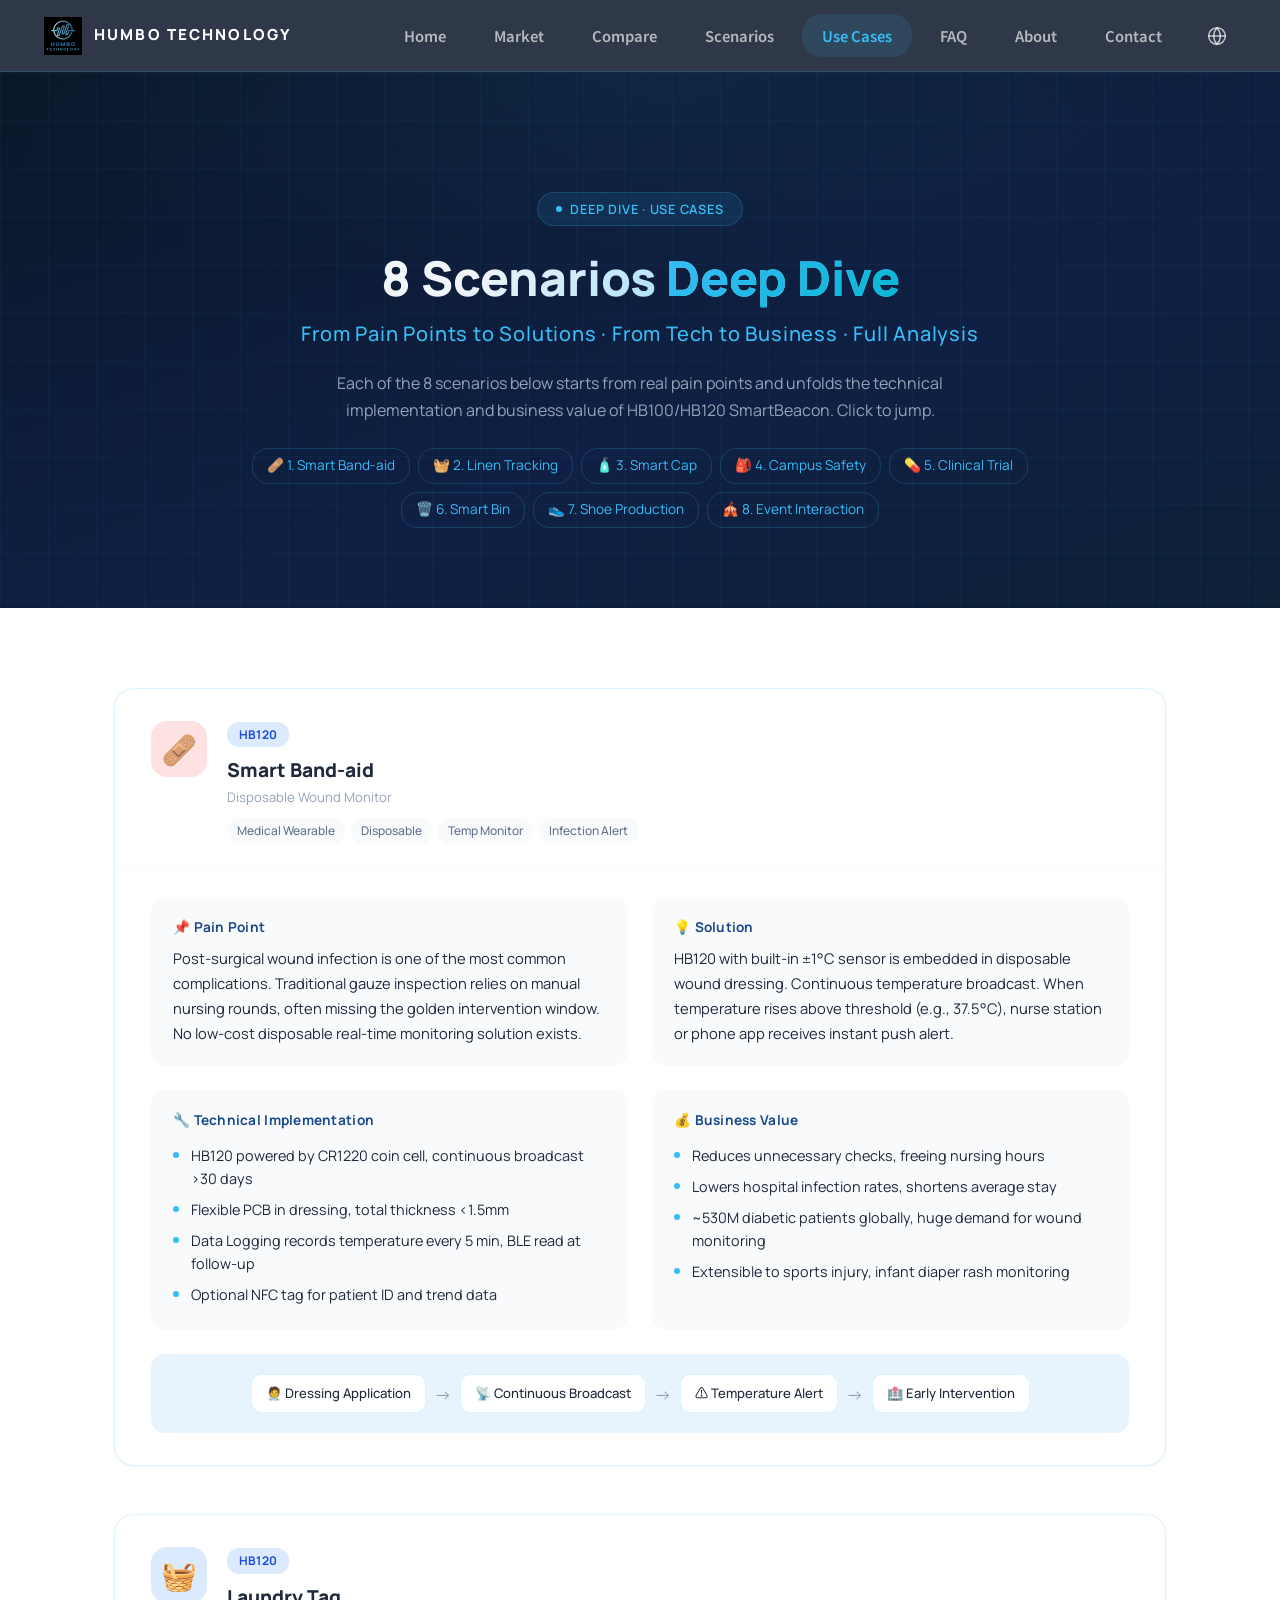
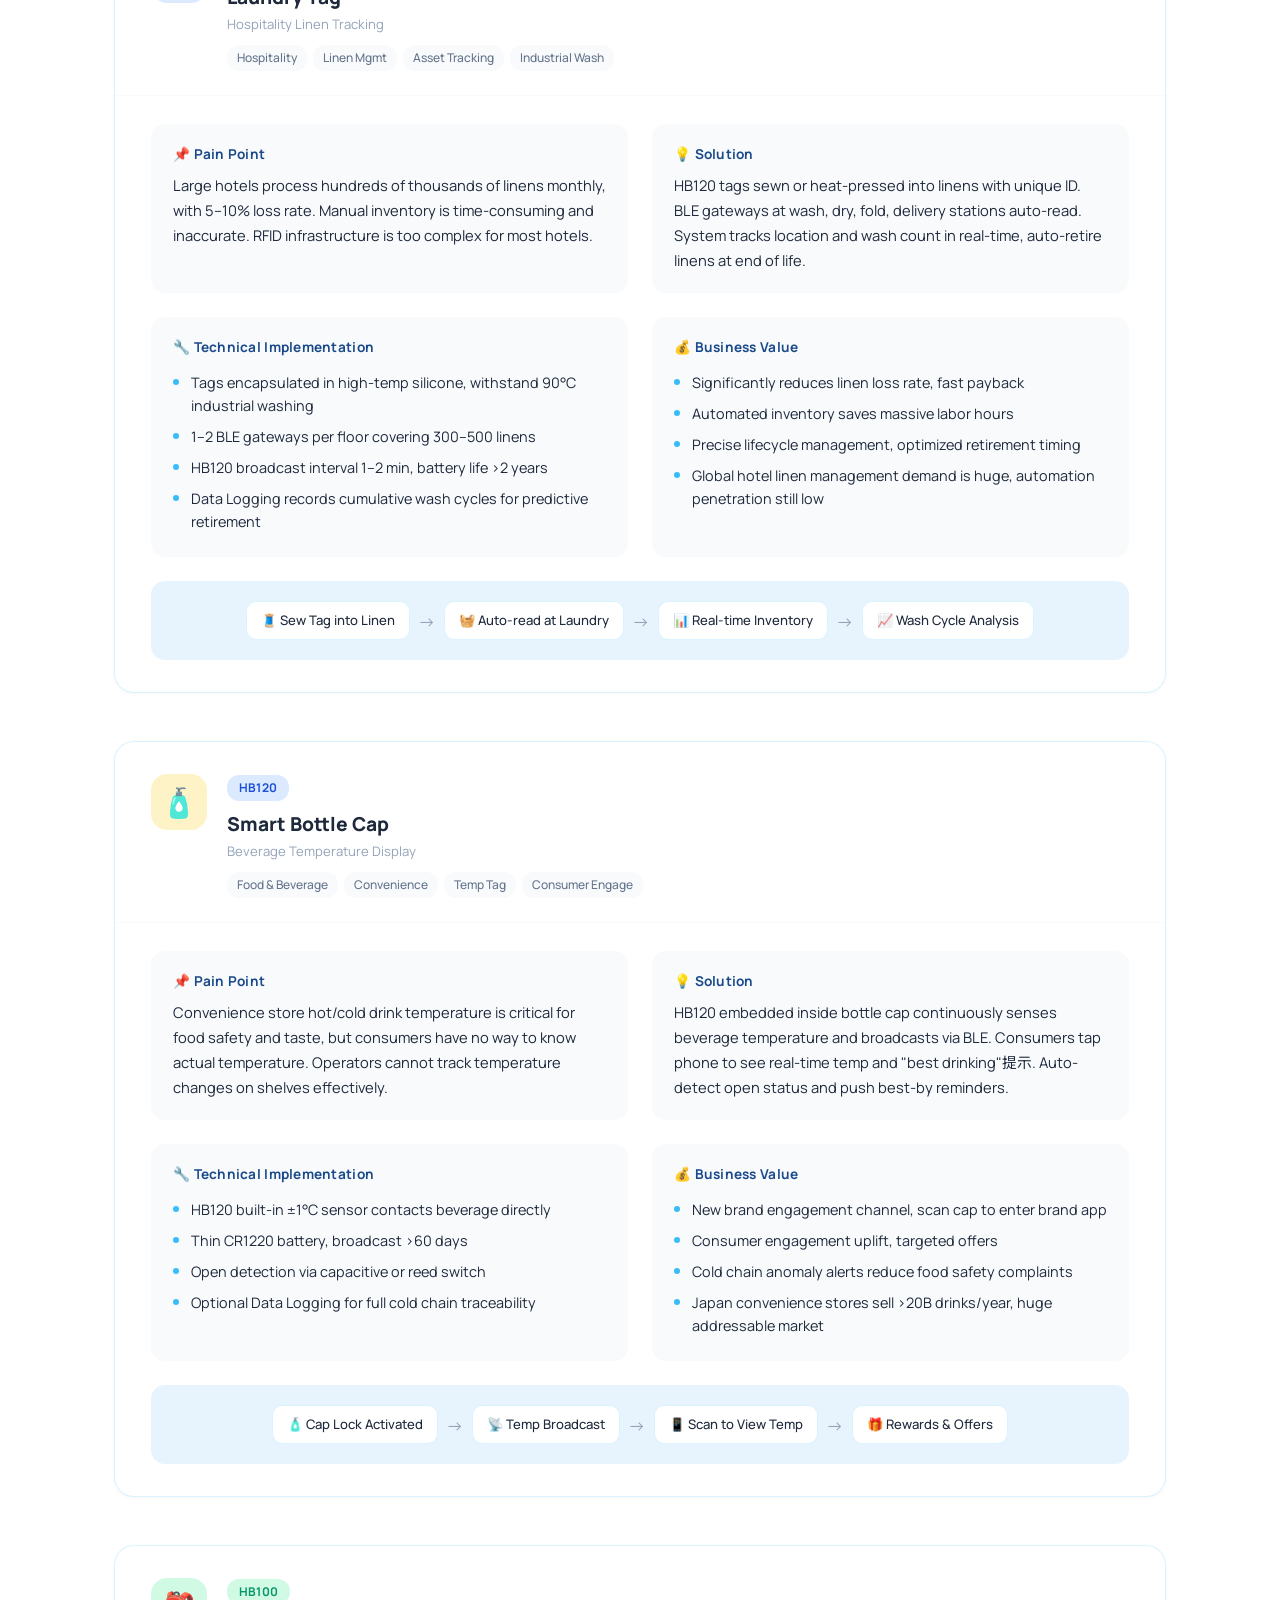
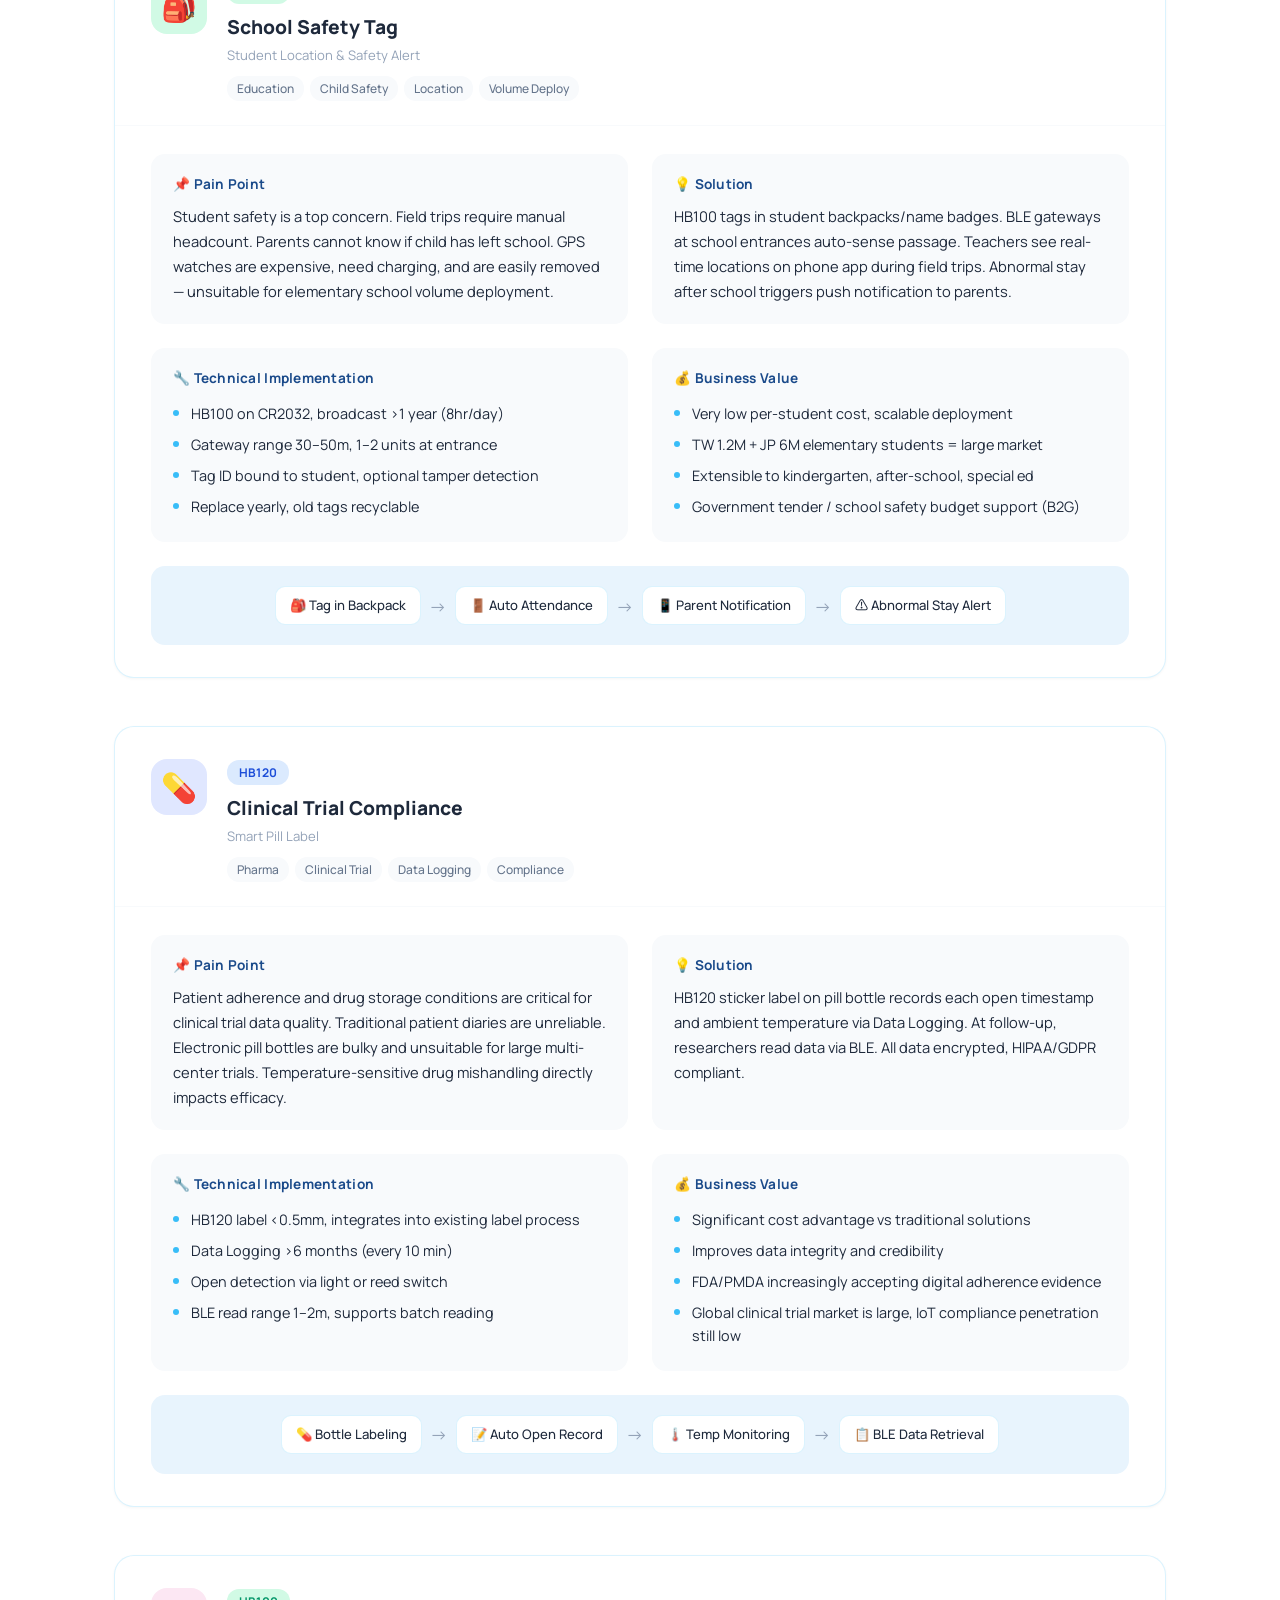
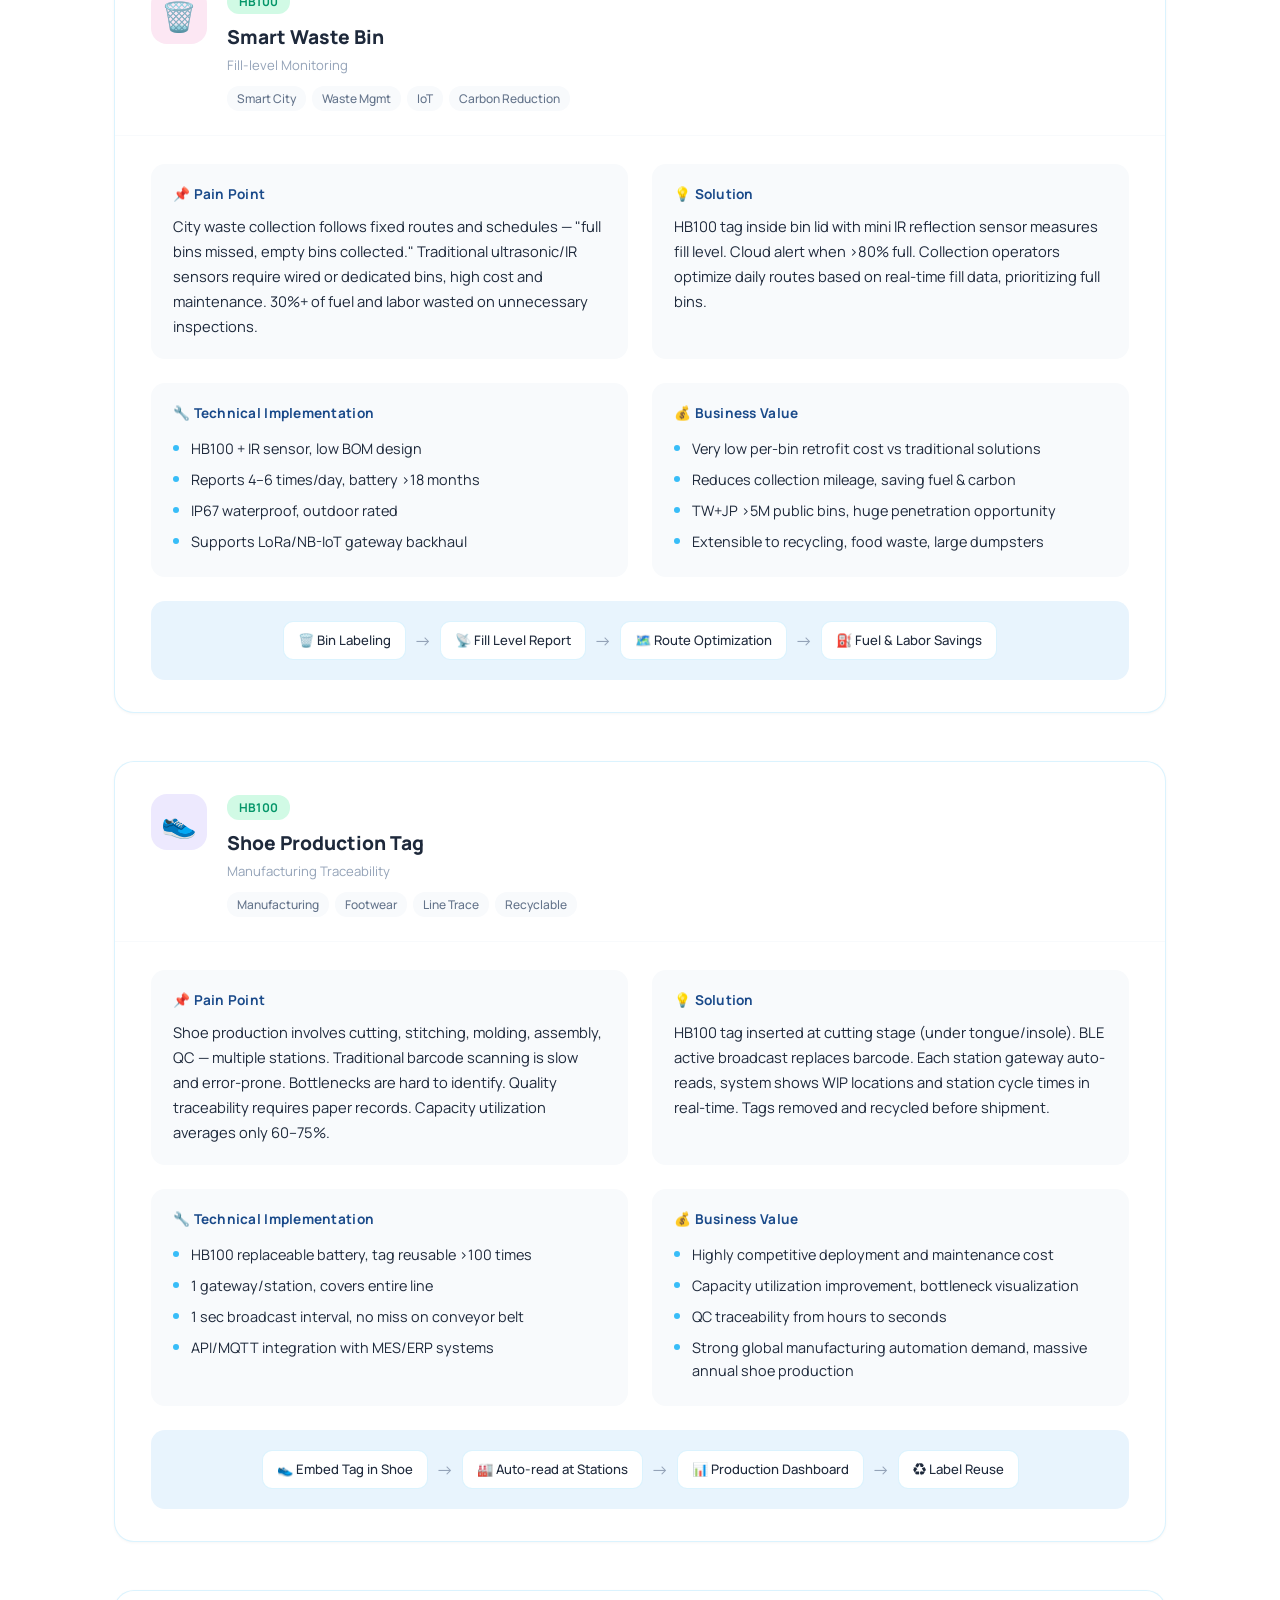
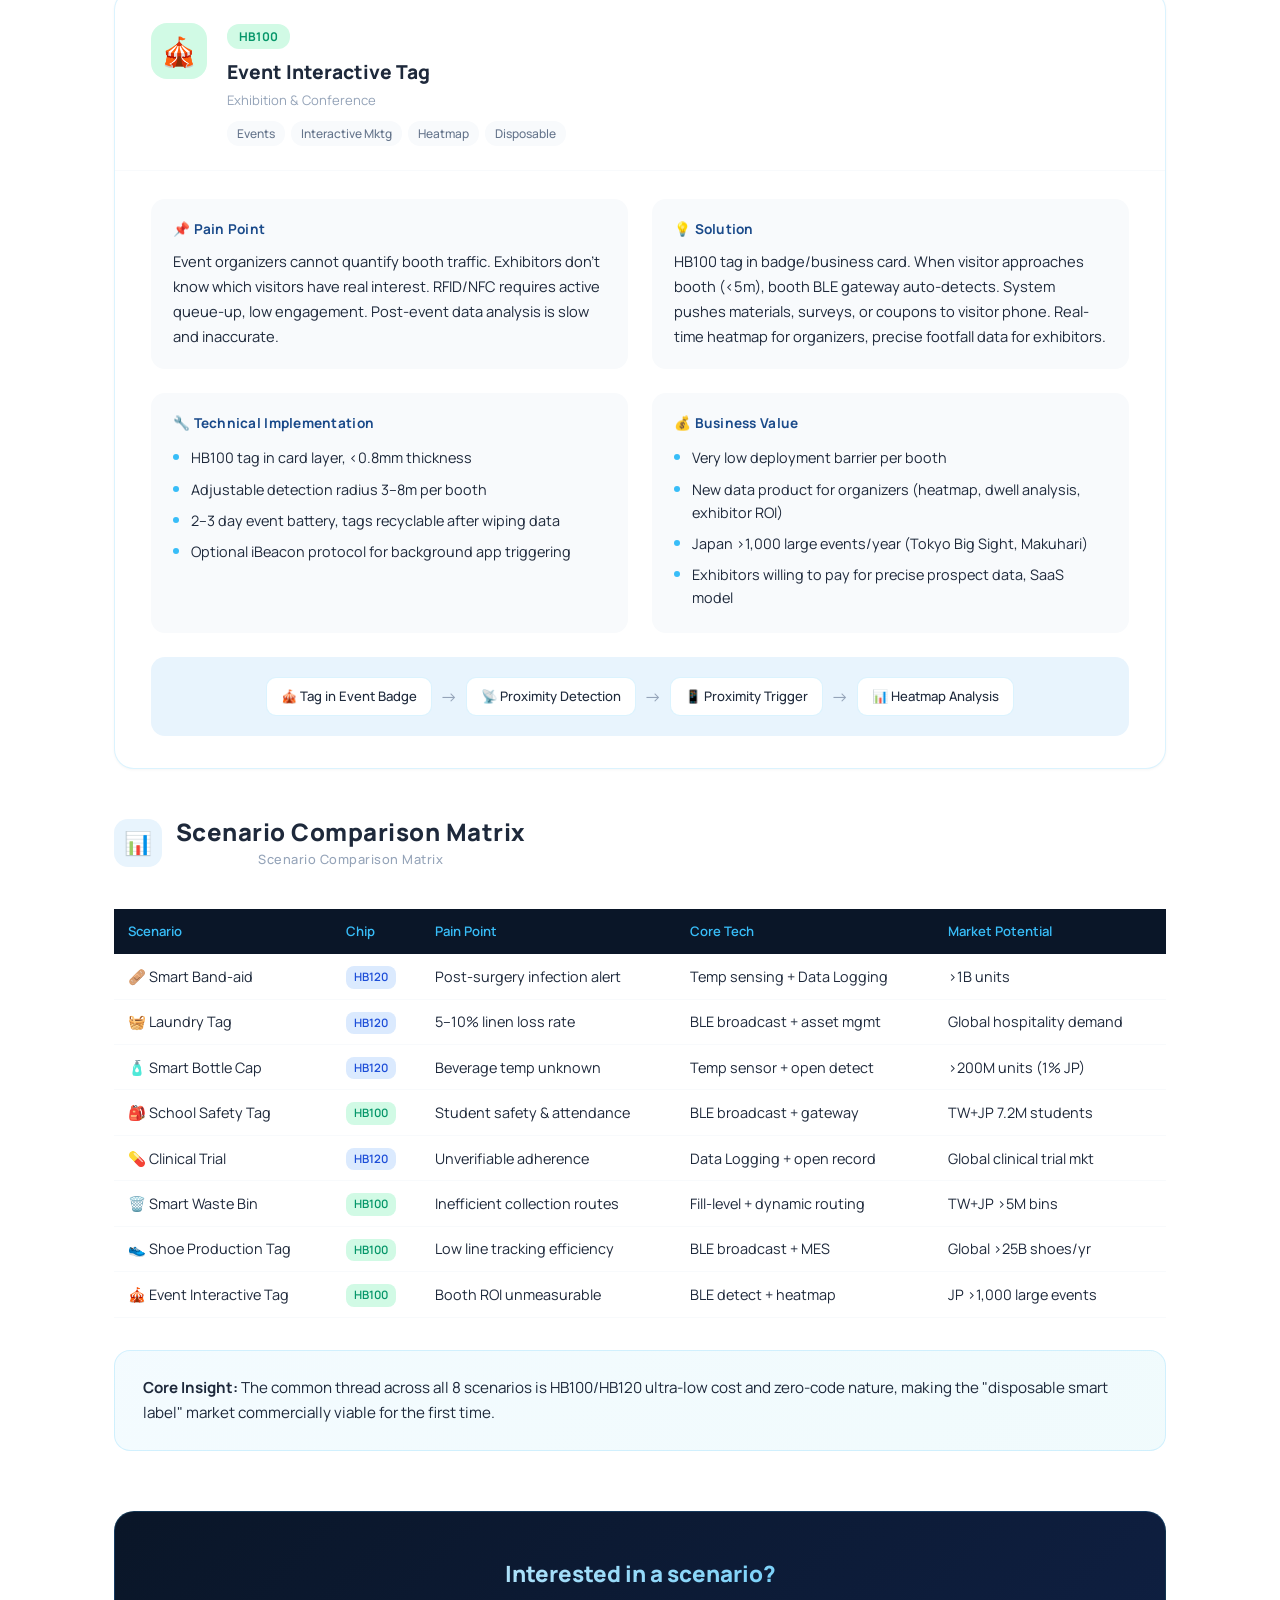
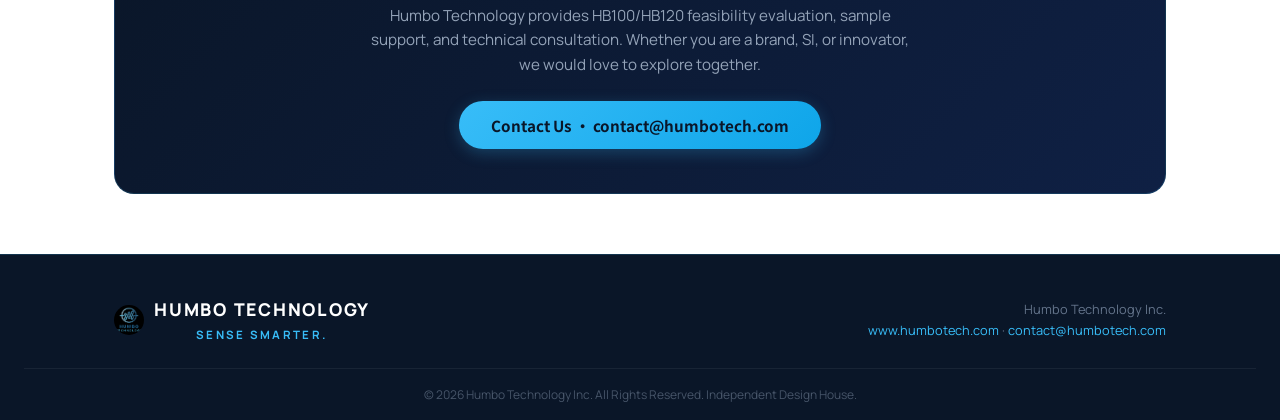
<file: smart_label_detail.html>
<!DOCTYPE html>
<html lang="zh-TW">
<head>
<meta charset="UTF-8">
<meta name="viewport" content="width=device-width, initial-scale=1.0">
<link rel="canonical" href="https://humbotech.com/smart_label_detail.html">
<title>瀚渤科技 Humbo — 應用案例深度解析</title>
<meta name="description" content="瀚渤科技 Humbo Technology — HB100/HB120 SmartBeacon BLE Smart Label 八大創新應用場景深度解析，從痛點分析到商業價值的完整探討。">
<meta name="keywords" content="瀚渤科技, Humbo Technology, Humbo Tech, humbotech, BLE, Bluetooth Low Energy, Sensor Hub, SmartBeacon, Edge AI, Smart Sensor, IC Design, 藍牙, 智慧感測, 感測器">
<meta property="og:site_name" content="瀚渤科技 Humbo Technology">
<meta property="og:locale" content="zh_TW">
<meta property="og:type" content="website">
<meta property="og:title" content="瀚渤科技 Humbo — 應用案例深度解析">
<meta property="og:description" content="瀚渤科技 Humbo Technology — HB100/HB120 SmartBeacon BLE Smart Label 八大創新應用場景深度解析，從痛點分析到商業價值的完整探討。">
<meta property="og:url" content="https://humbotech.com/smart_label_detail.html">
<meta property="og:image" content="https://humbotech.com/og-image.png">
<link rel="icon" type="image/png" href="favicon.png"><link rel="icon" type="image/png" sizes="192x192" href="icon-192.png"><link rel="apple-touch-icon" href="icon-192.png">
<link href="https://fonts.googleapis.com/css2?family=Noto+Sans+TC:wght@300;400;500;700;900&family=Manrope:wght@300;400;500;600;700;800&display=swap" rel="stylesheet">
<link rel="stylesheet" href="theme.css?v=2">
<style>
  .page { padding-top: 72px !important; }
  .hero {
    position: relative; overflow: hidden;
    padding: 120px 24px 80px; text-align: center;
    background: linear-gradient(160deg, var(--navy) 0%, var(--deep) 60%, #0d2137 100%);
  }
  .hero-bg {
    position: absolute; inset: 0;
    background: radial-gradient(ellipse 80% 60% at 50% 0%, rgba(56,189,248,.07) 0%, transparent 70%);
    pointer-events: none;
  }
  .hero-grid {
    position: absolute; inset: 0;
    background-image: linear-gradient(rgba(56,189,248,.04) 1px, transparent 1px),
      linear-gradient(90deg, rgba(56,189,248,.04) 1px, transparent 1px);
    background-size: 48px 48px; pointer-events: none;
  }
  .hero-inner { position: relative; z-index: 2; max-width: 820px; margin: 0 auto; }
  .hero-badge {
    display: inline-flex; align-items: center; gap: 8px;
    padding: 6px 18px; border-radius: 20px;
    background: rgba(56,189,248,.1); border: 1px solid rgba(56,189,248,.2);
    font-size: .8rem; font-weight: 600; color: var(--accent);
    letter-spacing: .06em; margin-bottom: 24px;
  }
  .hero-badge .dot { width: 6px; height: 6px; border-radius: 50%; background: var(--accent); }
  .hero-slogan-en {
    font-family: 'Manrope', sans-serif;
    font-size: 3rem; font-weight: 800;
    background: linear-gradient(135deg, #f1f5f9 30%, var(--accent) 100%);
    -webkit-background-clip: text; -webkit-text-fill-color: transparent;
    background-clip: text; line-height: 1.15;
  }
  .hero-slogan-en .accent { background: linear-gradient(135deg, var(--accent), var(--teal)); -webkit-background-clip: text; background-clip: text; }
  .hero-slogan-zh {
    font-size: 1.25rem; font-weight: 500; color: var(--accent);
    margin-top: 12px; letter-spacing: .04em;
  }
  .hero-desc {
    color: #94a3b8; font-size: 1rem; line-height: 1.7;
    max-width: 680px; margin: 20px auto 0;
  }

  .section {
    padding: 80px 24px 60px; max-width: 1100px; margin: 0 auto;
  }
  .section-header {
    display: flex; align-items: center; gap: 14px; margin-bottom: 40px;
  }
  .section-icon {
    width: 48px; height: 48px; border-radius: 14px;
    background: var(--light); display: flex;
    align-items: center; justify-content: center;
    font-size: 1.4rem; flex-shrink: 0;
  }
  .section-title {
    font-size: 1.5rem; font-weight: 800; letter-spacing: .02em;
  }
  .section-en {
    font-family: 'Manrope', sans-serif;
    font-size: .8rem; font-weight: 500; color: var(--muted);
    margin-top: 2px; letter-spacing: .04em;
  }

  .divider {
    max-width: 1100px; margin: 0 auto;
    height: 1px; background: linear-gradient(90deg, transparent, var(--border), transparent);
  }

  /* Scenario detail card */
  .scenario-detail {
    border: 1px solid var(--border);
    border-radius: 20px; overflow: hidden;
    margin-bottom: 48px;
    background: var(--white);
    box-shadow: 0 1px 3px rgba(0,0,0,.04);
    transition: box-shadow .2s;
  }
  .scenario-detail:hover { box-shadow: 0 8px 32px rgba(56,189,248,.08); }
  .scenario-detail-head {
    padding: 32px 36px 24px;
    border-bottom: 1px solid var(--light-gray);
    display: flex; align-items: flex-start; gap: 20px;
  }
  .sd-icon {
    width: 56px; height: 56px; border-radius: 16px;
    display: flex; align-items: center; justify-content: center;
    font-size: 1.8rem; flex-shrink: 0;
  }
  .sd-icon.c1 { background: #fee2e2; }
  .sd-icon.c2 { background: #dbeafe; }
  .sd-icon.c3 { background: #fef3c7; }
  .sd-icon.c4 { background: #d1fae5; }
  .sd-icon.c5 { background: #e0e7ff; }
  .sd-icon.c6 { background: #fce7f3; }
  .sd-icon.c7 { background: #ede9fe; }
  .sd-icon.c8 { background: #d1fae5; }
  .sd-chip {
    display: inline-block; padding: 3px 12px; border-radius: 12px;
    font-size: .75rem; font-weight: 700; font-family: 'Manrope', sans-serif;
    letter-spacing: .02em; margin-bottom: 8px;
  }
  .sd-chip.hb120 { background: #dbeafe; color: #1d4ed8; }
  .sd-chip.hb100 { background: #d1fae5; color: #059669; }
  .sd-name {
    font-size: 1.2rem; font-weight: 800;
  }
  .sd-sub {
    font-family: 'Manrope', sans-serif;
    font-size: .82rem; color: var(--muted); margin-top: 2px;
  }
  .sd-tags { display: flex; flex-wrap: wrap; gap: 6px; margin-top: 10px; }
  .sd-tags span {
    padding: 3px 10px; border-radius: 12px;
    font-size: .75rem; font-weight: 500;
    background: var(--light-gray); color: var(--gray);
  }
  .sd-body { padding: 28px 36px 32px; }
  .sd-grid {
    display: grid; grid-template-columns: 1fr 1fr;
    gap: 24px;
  }
  .sd-block {
    background: var(--light-gray); border-radius: 14px;
    padding: 20px 22px;
  }
  .sd-block-title {
    font-size: .85rem; font-weight: 700; color: var(--blue);
    margin-bottom: 8px; letter-spacing: .02em;
  }
  .sd-block p {
    font-size: .92rem; line-height: 1.7; color: var(--text);
  }
  .sd-block ul { list-style: none; padding: 0; }
  .sd-block li {
    font-size: .9rem; line-height: 1.6; color: var(--text);
    padding: 4px 0 4px 18px; position: relative;
  }
  .sd-block li::before {
    content: ""; position: absolute; left: 0; top: 12px;
    width: 6px; height: 6px; border-radius: 50%;
    background: var(--accent);
  }
  .sd-flow {
    display: flex; align-items: center; justify-content: center;
    gap: 8px; flex-wrap: wrap; margin-top: 24px;
    padding: 20px; background: var(--light); border-radius: 14px;
  }
  .sd-flow-step {
    display: flex; align-items: center; gap: 8px;
    padding: 8px 14px; border-radius: 10px;
    background: var(--white); font-size: .82rem; font-weight: 500;
    border: 1px solid var(--border);
  }
  .sd-flow-arrow { color: var(--muted); font-size: 1.1rem; }

  .summary-table {
    width: 100%; border-collapse: collapse;
    font-size: .9rem;
  }
  .summary-table th {
    background: var(--navy); color: var(--accent);
    padding: 12px 14px; text-align: left;
    font-weight: 600; font-size: .82rem;
  }
  .summary-table td {
    padding: 10px 14px;
    border-bottom: 1px solid var(--light-gray);
  }
  .summary-table tr:hover td { background: var(--light); }
  .summary-table .tag {
    display: inline-block; padding: 2px 8px; border-radius: 8px;
    font-size: .72rem; font-weight: 600;
  }
  .summary-table .tag.t1 { background: #dbeafe; color: #1d4ed8; }
  .summary-table .tag.t2 { background: #d1fae5; color: #059669; }

  .cta-banner {
    background: linear-gradient(135deg, var(--navy), var(--deep));
    border-radius: 20px; padding: 44px 36px; text-align: center;
    border: 1px solid var(--border);
  }
  .cta-banner h3 {
    font-size: 1.4rem; font-weight: 800;
    background: linear-gradient(135deg, #f1f5f9, var(--accent));
    -webkit-background-clip: text; -webkit-text-fill-color: transparent;
    background-clip: text;
  }
  .cta-banner p {
    color: #94a3b8; font-size: .95rem; line-height: 1.6;
    max-width: 560px; margin: 12px auto 24px;
  }
  .cta-btn {
    display: inline-block; padding: 12px 32px;
    background: linear-gradient(135deg, var(--accent), var(--accent-2));
    border-radius: 30px; color: var(--navy); font-weight: 700;
    text-decoration: none; font-size: .95rem;
    transition: transform .2s, box-shadow .2s;
  }
  .cta-btn:hover { transform: translateY(-2px); box-shadow: 0 8px 28px rgba(56,189,248,.3); }

  .highlight-box {
    background: linear-gradient(135deg, rgba(56,189,248,.06), rgba(6,182,212,.06));
    border: 1px solid var(--border); border-radius: 16px;
    padding: 24px 28px; margin-top: 32px;
  }
  .highlight-box p { font-size: .95rem; line-height: 1.7; color: var(--text); }

  footer {
    background: var(--navy); padding: 40px 24px 0; text-align: center;
  }
  .footer-inner {
    max-width: 1100px; margin: 0 auto;
    display: flex; justify-content: space-between; align-items: center;
    flex-wrap: wrap; gap: 16px; padding-bottom: 24px;
  }
  .footer-brand { display: flex; align-items: center; gap: 10px; }
  .footer-brand img { height: 30px; width: 30px; border-radius: 50%; }
  .ft-name { font-weight: 700; font-size: .95rem; color: #e2e8f0; }
  .ft-slogan { font-family: 'Manrope', sans-serif; font-size: .72rem; color: #64748b; letter-spacing: .06em; }
  .footer-meta { font-size: .8rem; color: #64748b; line-height: 1.6; }
  .footer-meta a { color: var(--accent); text-decoration: none; }
  .footer-copy {
    border-top: 1px solid rgba(255,255,255,.06);
    padding: 16px 0; font-size: .75rem; color: #475569;
  }

  @media (max-width: 768px) {
    .sd-grid { grid-template-columns: 1fr; }
    .hero-slogan-en { font-size: 2rem; }
    .scenario-detail-head { flex-direction: column; }
    .sd-body { padding: 20px; }
    .nav-links button { font-size: .8rem; padding: 6px 10px; }
    nav { padding: 0 16px; }
    .sd-flow { flex-direction: column; }
    .sd-flow-arrow { transform: rotate(90deg); }
  }
</style>
<script type="application/ld+json">
{
  "@context": "https://schema.org",
  "@type": "Organization",
  "name": "Humbo Technology Inc.",
  "alternateName": ["瀚渤科技", "Humbo Tech"],
  "url": "https://humbotech.com/smart_label_detail.html",
  "logo": "https://humbotech.com/logo.png",
  "image": "https://humbotech.com/og-image.png",
  "description": "HB100/HB120 SmartBeacon BLE Smart Label 八大創新應用場景深度解析。",
  "foundingDate": "2026-04",
  "email": "contact@humbotech.com",
  "slogan": "Sense Smarter.",
  "industry": "Semiconductor Design"
}
</script>
</head>
<body>

<nav>
  <div class="nav-container container-center">
    <div class="nav-logo" onclick="window.location.href='index.html'">
      <img src="logo.png" alt="Humbo Technology">
      <div class="brand">
        <span class="brand-en">HUMBO TECHNOLOGY</span>
        <span class="brand-zh" data-i18n="nav.brand_zh">瀚渤科技</span>
      </div>
    </div>
    
    <div class="nav-links">
      <a href="index.html" data-i18n="nav.home">首頁</a>
      <a href="smart_label_market.html" data-i18n="nav.market">台日市場</a>
      <a href="smart_label_compare.html" data-i18n="nav.compare">產品比較</a>
      <a href="smart_label_scenarios.html" data-i18n="nav.scenarios">場景總覽</a>
      <a href="#detail" onclick="showPage('detail', this); return false;" class="active" data-i18n="nav.detail">案例詳解</a>
      <a href="smart_label_faq.html" data-i18n="nav.faq">技術 FAQ</a>
      <a href="#about" onclick="showPage('about', this); return false;" data-i18n="nav.about">關於</a>
      <a href="#contact" onclick="showPage('contact', this); return false;" data-i18n="nav.contact">聯繫</a>
      
      </div>
    
    <div class="lang-dropdown">
      <button class="lang-btn" onclick="toggleLangDropdown(event)" aria-label="Select Language">
        <svg class="globe-icon" viewBox="0 0 24 24" fill="none" stroke="currentColor" stroke-width="1.8" stroke-linecap="round" stroke-linejoin="round">
          <circle cx="12" cy="12" r="10"></circle>
          <line x1="2" y1="12" x2="22" y2="12"></line>
          <path d="M12 2a15.3 15.3 0 0 1 4 10 15.3 15.3 0 0 1-4 10 15.3 15.3 0 0 1-4-10 15.3 15.3 0 0 1 4-10z"></path>
        </svg>
      </button>
      <div class="lang-dropdown-menu" id="langDropdownMenu">
        <button data-lang="zh" onclick="setLang('zh')">繁體中文</button>
        <button data-lang="en" onclick="setLang('en')">English</button>
        <button data-lang="ja" onclick="setLang('ja')">日本語</button>
      </div>
    </div>
    
    <button class="hamburger-menu" id="hamburgerMenu" onclick="toggleMobileMenu()">
      <span></span>
      <span></span>
      <span></span>
    </button>
  </div>
</nav>

<!-- ===== PAGE: DETAIL ===== -->
<div id="page-detail" class="page active">

<div class="hero">
  <div class="hero-bg"></div>
  <div class="hero-grid"></div>
  <div class="hero-inner">
    <div class="hero-badge"><span class="dot"></span><span data-i18n="hero.badge">DEEP DIVE · USE CASES</span></div>
    <div class="hero-slogan-en" data-i18n-html="hero.title">8 Scenarios <span class="accent">Deep Dive</span></div>
    <div class="hero-slogan-zh" data-i18n-html="hero.subtitle">從痛點到方案 · 從技術到商業 · 每一頁都是完整分析</div>
    <p class="hero-desc" data-i18n="hero.desc">以下八大場景，每一項都從實際痛點出發，逐步展開 HB100/HB120 SmartBeacon 的技術實現與商業價值。點擊場景可直接跳轉。</p>
    <div style="margin-top:24px; display:flex; flex-wrap:wrap; gap:8px; justify-content:center;">
      <a href="#s1" data-i18n="hero.jump1" style="color:var(--accent);text-decoration:none;font-size:.85rem;padding:6px 14px;border:1px solid rgba(56,189,248,.2);border-radius:16px;">🩹 1. 智慧 OK 繃</a>
      <a href="#s2" data-i18n="hero.jump2" style="color:var(--accent);text-decoration:none;font-size:.85rem;padding:6px 14px;border:1px solid rgba(56,189,248,.2);border-radius:16px;">🧺 2. 布巾追蹤</a>
      <a href="#s3" data-i18n="hero.jump3" style="color:var(--accent);text-decoration:none;font-size:.85rem;padding:6px 14px;border:1px solid rgba(56,189,248,.2);border-radius:16px;">🧴 3. 智慧瓶蓋</a>
      <a href="#s4" data-i18n="hero.jump4" style="color:var(--accent);text-decoration:none;font-size:.85rem;padding:6px 14px;border:1px solid rgba(56,189,248,.2);border-radius:16px;">🎒 4. 校園安全</a>
      <a href="#s5" data-i18n="hero.jump5" style="color:var(--accent);text-decoration:none;font-size:.85rem;padding:6px 14px;border:1px solid rgba(56,189,248,.2);border-radius:16px;">💊 5. 臨床試驗</a>
      <a href="#s6" data-i18n="hero.jump6" style="color:var(--accent);text-decoration:none;font-size:.85rem;padding:6px 14px;border:1px solid rgba(56,189,248,.2);border-radius:16px;">🗑️ 6. 智慧垃圾桶</a>
      <a href="#s7" data-i18n="hero.jump7" style="color:var(--accent);text-decoration:none;font-size:.85rem;padding:6px 14px;border:1px solid rgba(56,189,248,.2);border-radius:16px;">👟 7. 鞋類生產</a>
      <a href="#s8" data-i18n="hero.jump8" style="color:var(--accent);text-decoration:none;font-size:.85rem;padding:6px 14px;border:1px solid rgba(56,189,248,.2);border-radius:16px;">🎪 8. 展會互動</a>
    </div>
  </div>
</div>

<div class="section">

  <!-- SCENARIO 1 -->
  <div class="scenario-detail" id="s1">
    <div class="scenario-detail-head">
      <div class="sd-icon c1">🩹</div>
      <div>
        <span class="sd-chip hb120" data-i18n="s1.chip">HB120</span>
        <div class="sd-name" data-i18n="s1.name">智慧 OK 繃（Smart Band-aid）</div>
        <div class="sd-sub" data-i18n="s1.sub">Disposable Wound Monitor · 一次性傷口監測</div>
        <div class="sd-tags">
          <span data-i18n="s1.t1">醫療穿戴</span>
          <span data-i18n="s1.t2">一次性</span>
          <span data-i18n="s1.t3">溫度監測</span>
          <span data-i18n="s1.t4">感染預警</span>
        </div>
      </div>
    </div>
    <div class="sd-body">
      <div class="sd-grid">
        <div class="sd-block">
          <div class="sd-block-title" data-i18n="s1.pain.title">📌 痛點分析</div>
          <p data-i18n="s1.pain.desc">術後傷口感染是醫療機構最常見的併發症之一，糖尿病足患者尤其高風險。傳統做法依賴護理人員定時巡檢翻開紗布觀察，不僅耗費人力，且發現感染時往往已錯過黃金介入時機。市面尚無低成本、一次性、可即時監測的解決方案。</p>
        </div>
        <div class="sd-block">
          <div class="sd-block-title" data-i18n="s1.sol.title">💡 方案概述</div>
          <p data-i18n="s1.sol.desc">HB120 內建 ±1°C 溫度感測器，嵌入一次性傷口敷料中。敷料貼附後，持續廣播傷口表面溫度數據。當溫度連續上升超過設定閾值（如 37.5°C），護理站或手機 APP 即時收到推送警報，在感染可視化前即介入處理。</p>
        </div>
        <div class="sd-block">
          <div class="sd-block-title" data-i18n="s1.tech.title">🔧 技術實現</div>
          <ul>
            <li data-i18n="s1.tech.l1">HB120 以 CR1220 鈕扣電池供電，持續廣播 >30 天</li>
            <li data-i18n="s1.tech.l2">敷料內嵌柔性 PCB，總厚度 <1.5mm，不影響傷口透氣</li>
            <li data-i18n="s1.tech.l3">Data Logging 記錄每 5 分鐘一次溫度，回診時 BLE 讀取歷史曲線</li>
            <li data-i18n="s1.tech.l4">可選 NFC 標籤共存，手機貼近即可讀取患者 ID 與溫度趨勢</li>
          </ul>
        </div>
        <div class="sd-block">
          <div class="sd-block-title" data-i18n="s1.biz.title">💰 商業價值</div>
          <ul>
            <li data-i18n="s1.biz.l1">減少不必要的換藥巡檢，釋放護理人力</li>
            <li data-i18n="s1.biz.l2">降低院內感染率，縮短平均住院天數</li>
            <li data-i18n="s1.biz.l3">糖尿病足患者全球約 5.3 億，一次性傷口監測需求龐大</li>
            <li data-i18n="s1.biz.l4">可延伸至運動傷害、嬰兒尿布疹監測等場景</li>
          </ul>
        </div>
      </div>
      <div class="sd-flow">
        <span class="sd-flow-step" data-i18n="s1.flow1">🧑‍⚕️ 傷口敷料貼附</span>
        <span class="sd-flow-arrow">→</span>
        <span class="sd-flow-step" data-i18n="s1.flow2">📡 HB120 持續廣播溫度</span>
        <span class="sd-flow-arrow">→</span>
        <span class="sd-flow-step" data-i18n="s1.flow3">⚠️ 異常升溫即時警報</span>
        <span class="sd-flow-arrow">→</span>
        <span class="sd-flow-step" data-i18n="s1.flow4">🏥 醫護提早介入</span>
      </div>
    </div>
  </div>

  <!-- SCENARIO 2 -->
  <div class="scenario-detail" id="s2">
    <div class="scenario-detail-head">
      <div class="sd-icon c2">🧺</div>
      <div>
        <span class="sd-chip hb120" data-i18n="s2.chip">HB120</span>
        <div class="sd-name" data-i18n="s2.name">布巾追蹤標籤（Laundry Tag）</div>
        <div class="sd-sub" data-i18n="s2.sub">Hospitality Linen Tracking · 旅館布巾資產管理</div>
        <div class="sd-tags">
          <span data-i18n="s2.t1">旅館業</span>
          <span data-i18n="s2.t2">布巾管理</span>
          <span data-i18n="s2.t3">資產追蹤</span>
          <span data-i18n="s2.t4">工業洗滌</span>
        </div>
      </div>
    </div>
    <div class="sd-body">
      <div class="sd-grid">
        <div class="sd-block">
          <div class="sd-block-title" data-i18n="s2.pain.title">📌 痛點分析</div>
           <p data-i18n="s2.pain.desc">大型旅館每月處理數十萬件布巾，遺失率高達 5–10%。傳統方式靠人工盤點，耗時且不精確。RFID 標籤加上讀取器基礎設施，對多數旅館部署門檻過高且複雜。</p>
        </div>
        <div class="sd-block">
          <div class="sd-block-title" data-i18n="s2.sol.title">💡 方案概述</div>
          <p data-i18n="s2.sol.desc">HB120 標籤縫入或熱壓在布巾角落，每個標籤帶有唯一 ID。布巾在洗滌、烘乾、折疊、配送各站點由 BLE 閘道器自動讀取，無需人工掃描。管理系統即時顯示每件布巾位置與洗滌次數，超限自動報廢汰換。</p>
        </div>
        <div class="sd-block">
          <div class="sd-block-title" data-i18n="s2.tech.title">🔧 技術實現</div>
          <ul>
            <li data-i18n="s2.tech.l1">標籤封裝於耐高溫矽膠環中，可承受 90°C 工業洗滌、烘乾 (>5,000 次)</li>
            <li data-i18n="s2.tech.l2">每層樓走道部署 1–2 個 BLE 閘道器，覆蓋 300–500 件布巾</li>
            <li data-i18n="s2.tech.l3">HB120 廣播間隔可設為 1–2 分鐘，鈕扣電池壽命 >2 年</li>
            <li data-i18n="s2.tech.l4">Data Logging 記錄洗滌累計次數，支援預測性汰換排程</li>
          </ul>
        </div>
        <div class="sd-block">
          <div class="sd-block-title" data-i18n="s2.biz.title">💰 商業價值</div>
          <ul>
            <li data-i18n="s2.biz.l1">布巾遺失率顯著降低，投資回收期短</li>
            <li data-i18n="s2.biz.l2">自動化盤點節省大量人力工時</li>
            <li data-i18n="s2.biz.l3">精準掌握布巾生命週期，優化汰換時機</li>
            <li data-i18n="s2.biz.l4">全球旅館布巾管理需求龐大，自動化滲透率仍低</li>
          </ul>
        </div>
      </div>
      <div class="sd-flow">
        <span class="sd-flow-step" data-i18n="s2.flow1">🧵 標籤縫入布巾</span>
        <span class="sd-flow-arrow">→</span>
        <span class="sd-flow-step" data-i18n="s2.flow2">🧺 洗滌站自動讀取</span>
        <span class="sd-flow-arrow">→</span>
        <span class="sd-flow-step" data-i18n="s2.flow3">📊 系統即時盤點</span>
        <span class="sd-flow-arrow">→</span>
        <span class="sd-flow-step" data-i18n="s2.flow4">📈 洗滌次數分析</span>
      </div>
    </div>
  </div>

  <!-- SCENARIO 3 -->
  <div class="scenario-detail" id="s3">
    <div class="scenario-detail-head">
      <div class="sd-icon c3">🧴</div>
      <div>
        <span class="sd-chip hb120" data-i18n="s3.chip">HB120</span>
        <div class="sd-name" data-i18n="s3.name">智慧瓶蓋（Smart Bottle Cap）</div>
        <div class="sd-sub" data-i18n="s3.sub">Beverage Temperature · 飲料溫度即時顯示</div>
        <div class="sd-tags">
          <span data-i18n="s3.t1">食品飲料</span>
          <span data-i18n="s3.t2">超商</span>
          <span data-i18n="s3.t3">溫度標籤</span>
          <span data-i18n="s3.t4">消費者互動</span>
        </div>
      </div>
    </div>
    <div class="sd-body">
      <div class="sd-grid">
        <div class="sd-block">
          <div class="sd-block-title" data-i18n="s3.pain.title">📌 痛點分析</div>
          <p data-i18n="s3.pain.desc">超商熱飲（關東煮、咖啡、熱茶）的溫度是食安與口感的關鍵，但消費者無法得知實際溫度 — 太燙燙口、太冷失去風味。業者也無法有效追蹤商品在貨架上的溫度變化，尤其是冬季熱飲保溫與夏季冷飲的食安管理存在盲區。</p>
        </div>
        <div class="sd-block">
          <div class="sd-block-title" data-i18n="s3.sol.title">💡 方案概述</div>
          <p data-i18n="s3.sol.desc">HB120 嵌入飲料瓶蓋內側，持續感測飲料溫度並以 BLE 廣播。消費者手機靠近即可看到即時溫度及「最佳飲用」提示（如 45–55°C 適合熱咖啡、<5°C 適合冷飲）。開瓶時自動偵測並記錄開瓶時刻，可推播賞味期限提醒。</p>
        </div>
        <div class="sd-block">
          <div class="sd-block-title" data-i18n="s3.tech.title">🔧 技術實現</div>
          <ul>
            <li data-i18n="s3.tech.l1">HB120 內建溫度感測 ±1°C 精準度，直接接觸飲料</li>
            <li data-i18n="s3.tech.l2">瓶蓋內建薄型 CR1220 電池，持續廣播 >60 天（出廠到消費）</li>
            <li data-i18n="s3.tech.l3">開瓶偵測透過電容式感應或磁簧開關</li>
            <li data-i18n="s3.tech.l4">可選 Data Logging 記錄整條冷鏈溫度曲線，食安稽核用</li>
          </ul>
        </div>
        <div class="sd-block">
          <div class="sd-block-title" data-i18n="s3.biz.title">💰 商業價值</div>
          <ul>
            <li data-i18n="s3.biz.l1">品牌加值行銷新載體，掃描瓶蓋即進入品牌 APP</li>
            <li data-i18n="s3.biz.l2">消費者互動率提升，精準投放優惠與資訊</li>
            <li data-i18n="s3.biz.l3">冷鏈異常即時通報，減少食安客訴與退貨</li>
            <li data-i18n="s3.biz.l4">日本超商每年銷售 >200 億瓶飲料，導入空間巨大</li>
          </ul>
        </div>
      </div>
      <div class="sd-flow">
        <span class="sd-flow-step" data-i18n="s3.flow1">🧴 瓶蓋鎖定啟動</span>
        <span class="sd-flow-arrow">→</span>
        <span class="sd-flow-step" data-i18n="s3.flow2">📡 持續溫度廣播</span>
        <span class="sd-flow-arrow">→</span>
        <span class="sd-flow-step" data-i18n="s3.flow3">📱 消費者掃描查看</span>
        <span class="sd-flow-arrow">→</span>
        <span class="sd-flow-step" data-i18n="s3.flow4">🎁 品牌互動 + 優惠</span>
      </div>
    </div>
  </div>

  <!-- SCENARIO 4 -->
  <div class="scenario-detail" id="s4">
    <div class="scenario-detail-head">
      <div class="sd-icon c4">🎒</div>
      <div>
        <span class="sd-chip hb100" data-i18n="s4.chip">HB100</span>
        <div class="sd-name" data-i18n="s4.name">校園安全標籤（School Safety Tag）</div>
        <div class="sd-sub" data-i18n="s4.sub">Student Location · 學童定位與安全預警</div>
        <div class="sd-tags">
          <span data-i18n="s4.t1">教育</span>
          <span data-i18n="s4.t2">兒童安全</span>
          <span data-i18n="s4.t3">定位</span>
          <span data-i18n="s4.t4">批量部署</span>
        </div>
      </div>
    </div>
    <div class="sd-body">
      <div class="sd-grid">
        <div class="sd-block">
          <div class="sd-block-title" data-i18n="s4.pain.title">📌 痛點分析</div>
          <p data-i18n="s4.pain.desc">學童安全是家長與學校最關心的議題。遠足、校外教學時，老師須手動點名確認學生人數，耗時且容易遺漏。放學後若學生未按時返家，家長無法即時得知。現有 GPS 手錶成本高、需充電、且容易被學生取下，不適合小學生批量部署。</p>
        </div>
        <div class="sd-block">
          <div class="sd-block-title" data-i18n="s4.sol.title">💡 方案概述</div>
          <p data-i18n="s4.sol.desc">HB100 標籤嵌入學童書包或名牌，無需充電、無需操作。學校出入口部署 BLE 閘道器，學生通過時自動感測並上傳名單。遠足時老師手機 APP 可即時顯示所有學生位置。放學後若學生在校異常滯留超過設定時間，系統自動推播通知家長。</p>
        </div>
        <div class="sd-block">
          <div class="sd-block-title" data-i18n="s4.tech.title">🔧 技術實現</div>
          <ul>
            <li data-i18n="s4.tech.l1">HB100 以 CR2032 供電，持續廣播 >1 年（每日 8 小時）</li>
            <li data-i18n="s4.tech.l2">閘道器覆蓋半徑 30–50m，校門口 1–2 台即可</li>
            <li data-i18n="s4.tech.l3">標籤 ID 綁定學生資料，可選防拆偵測（剪斷即觸發警報）</li>
            <li data-i18n="s4.tech.l4">每學年更換新標籤，舊標籤可回收</li>
          </ul>
        </div>
        <div class="sd-block">
          <div class="sd-block-title" data-i18n="s4.biz.title">💰 商業價值</div>
          <ul>
            <li data-i18n="s4.biz.l1">每位學童年負擔極低，可規模化部署</li>
            <li data-i18n="s4.biz.l2">台灣小學生約 120 萬人，日本約 600 萬人，市場規模巨大</li>
            <li data-i18n="s4.biz.l3">可擴展至幼兒園、安親班、特殊教育機構</li>
            <li data-i18n="s4.biz.l4">政府標案 / 校園安全預算支持，B2G 模式可行</li>
          </ul>
        </div>
      </div>
      <div class="sd-flow">
        <span class="sd-flow-step" data-i18n="s4.flow1">🎒 書包內嵌標籤</span>
        <span class="sd-flow-arrow">→</span>
        <span class="sd-flow-step" data-i18n="s4.flow2">🚪 出入校自動感測</span>
        <span class="sd-flow-arrow">→</span>
        <span class="sd-flow-step" data-i18n="s4.flow3">📱 家長 APP 即時通知</span>
        <span class="sd-flow-arrow">→</span>
        <span class="sd-flow-step" data-i18n="s4.flow4">⚠️ 異常滯留預警</span>
      </div>
    </div>
  </div>

  <!-- SCENARIO 5 -->
  <div class="scenario-detail" id="s5">
    <div class="scenario-detail-head">
      <div class="sd-icon c5">💊</div>
      <div>
        <span class="sd-chip hb120" data-i18n="s5.chip">HB120</span>
        <div class="sd-name" data-i18n="s5.name">臨床試驗遵從性（Clinical Trial Compliance）</div>
        <div class="sd-sub" data-i18n="s5.sub">Smart Pill Label · 智慧藥瓶標籤</div>
        <div class="sd-tags">
          <span data-i18n="s5.t1">製藥</span>
          <span data-i18n="s5.t2">臨床試驗</span>
          <span data-i18n="s5.t3">Data Logging</span>
          <span data-i18n="s5.t4">合規性</span>
        </div>
      </div>
    </div>
    <div class="sd-body">
      <div class="sd-grid">
        <div class="sd-block">
          <div class="sd-block-title" data-i18n="s5.pain.title">📌 痛點分析</div>
           <p data-i18n="s5.pain.desc">臨床試驗中，患者服藥遵從性與藥物儲存條件是影響數據品質的兩大關鍵因素。傳統靠患者日誌自行記錄，不可靠且無法驗證。電子藥盒體積大、不適合大規模或多中心試驗。溫度敏感藥物若儲存不當，直接影響療效與試驗結果。</p>
        </div>
        <div class="sd-block">
          <div class="sd-block-title" data-i18n="s5.sol.title">💡 方案概述</div>
          <p data-i18n="s5.sol.desc">HB120 以貼紙形式貼附於藥瓶標籤層，每次開瓶自動記錄時間戳，同時持續記錄環境溫度（Data Logging）。回診時研究人員以手機或平板 BLE 讀取數據，無需取出標籤。所有數據加密儲存，符合 HIPAA / 個資法要求。</p>
        </div>
        <div class="sd-block">
          <div class="sd-block-title" data-i18n="s5.tech.title">🔧 技術實現</div>
          <ul>
            <li data-i18n="s5.tech.l1">HB120 標籤總厚度 <0.5mm，可整合於現有藥瓶標籤製程</li>
            <li data-i18n="s5.tech.l2">Data Logging 可記錄 >6 個月溫度（每 10 分鐘一筆）</li>
            <li data-i18n="s5.tech.l3">開瓶偵測透過光感應或磁簧開關，記錄每次開瓶時間</li>
            <li data-i18n="s5.tech.l4">BLE 讀取距離 1–2m，支援批量讀取（一次讀取整箱藥瓶）</li>
          </ul>
        </div>
        <div class="sd-block">
          <div class="sd-block-title" data-i18n="s5.biz.title">💰 商業價值</div>
          <ul>
            <li data-i18n="s5.biz.l1">相較傳統方案，具備顯著成本優勢</li>
            <li data-i18n="s5.biz.l2">提升試驗數據完整性與可信度</li>
            <li data-i18n="s5.biz.l3">FDA / PMDA 對數位化遵從性證據接受度提高，合規優勢明顯</li>
            <li data-i18n="s5.biz.l4">全球臨床試驗市場龐大，IoT 遵從性方案滲透率仍低</li>
          </ul>
        </div>
      </div>
      <div class="sd-flow">
        <span class="sd-flow-step" data-i18n="s5.flow1">💊 藥瓶貼標</span>
        <span class="sd-flow-arrow">→</span>
        <span class="sd-flow-step" data-i18n="s5.flow2">📝 每次開瓶自動記錄</span>
        <span class="sd-flow-arrow">→</span>
        <span class="sd-flow-step" data-i18n="s5.flow3">🌡️ 持續溫度監測</span>
        <span class="sd-flow-arrow">→</span>
        <span class="sd-flow-step" data-i18n="s5.flow4">📋 回診 BLE 讀取數據</span>
      </div>
    </div>
  </div>

  <!-- SCENARIO 6 -->
  <div class="scenario-detail" id="s6">
    <div class="scenario-detail-head">
      <div class="sd-icon c6">🗑️</div>
      <div>
        <span class="sd-chip hb100" data-i18n="s6.chip">HB100</span>
        <div class="sd-name" data-i18n="s6.name">智慧垃圾桶（Smart Waste Bin）</div>
        <div class="sd-sub" data-i18n="s6.sub">Fill-level Monitoring · 滿度監測與清運優化</div>
        <div class="sd-tags">
          <span data-i18n="s6.t1">智慧城市</span>
          <span data-i18n="s6.t2">環工</span>
          <span data-i18n="s6.t3">物聯網</span>
          <span data-i18n="s6.t4">節能減碳</span>
        </div>
      </div>
    </div>
    <div class="sd-body">
      <div class="sd-grid">
        <div class="sd-block">
          <div class="sd-block-title" data-i18n="s6.pain.title">📌 痛點分析</div>
          <p data-i18n="s6.pain.desc">城市公共垃圾桶的清運多採用固定路線與固定頻率，常見「滿了無人收、空的卻去收」的無效率狀況。傳統超音波或紅外線感測方案需佈線或更換專用桶，成本高、維護難。清潔業者每年油耗與人力成本因無效巡檢浪費 30% 以上。</p>
        </div>
        <div class="sd-block">
          <div class="sd-block-title" data-i18n="s6.sol.title">💡 方案概述</div>
          <p data-i18n="s6.sol.desc">HB100 標籤貼附於桶蓋內側，搭配微型反射式紅外線感測器，定時量測桶內垃圾高度。當滿度超過 80% 時自動上傳警報至雲端平台。清運業者根據即時滿度數據規劃每日動態路線，優先處理已滿桶位，跳過未滿桶位。</p>
        </div>
        <div class="sd-block">
          <div class="sd-block-title" data-i18n="s6.tech.title">🔧 技術實現</div>
          <ul>
            <li data-i18n="s6.tech.l1">HB100 + 紅外線感測器，低 BOM 設計</li>
            <li data-i18n="s6.tech.l2">每日回報 4–6 次，鈕扣電池壽命 >18 個月</li>
            <li data-i18n="s6.tech.l3">IP67 防水封裝，耐受日曬雨淋</li>
            <li data-i18n="s6.tech.l4">支援 LoRa / NB-IoT 閘道器回傳（視部署環境選用）</li>
          </ul>
        </div>
        <div class="sd-block">
          <div class="sd-block-title" data-i18n="s6.biz.title">💰 商業價值</div>
          <ul>
            <li data-i18n="s6.biz.l1">每桶改造費用極低，對比傳統方案優勢明顯</li>
            <li data-i18n="s6.biz.l2">減少清運里程，節省油耗與碳排放</li>
            <li data-i18n="s6.biz.l3">日本台灣合計 >500 萬個公共垃圾桶，滲透空間大</li>
            <li data-i18n="s6.biz.l4">可延伸至回收分類桶、廚餘桶、大型垃圾子車</li>
          </ul>
        </div>
      </div>
      <div class="sd-flow">
        <span class="sd-flow-step" data-i18n="s6.flow1">🗑️ 垃圾桶貼標</span>
        <span class="sd-flow-arrow">→</span>
        <span class="sd-flow-step" data-i18n="s6.flow2">📡 即時滿度回報</span>
        <span class="sd-flow-arrow">→</span>
        <span class="sd-flow-step" data-i18n="s6.flow3">🗺️ 動態路線規劃</span>
        <span class="sd-flow-arrow">→</span>
        <span class="sd-flow-step" data-i18n="s6.flow4">⛽ 節省油耗 + 人力</span>
      </div>
    </div>
  </div>

  <!-- SCENARIO 7 -->
  <div class="scenario-detail" id="s7">
    <div class="scenario-detail-head">
      <div class="sd-icon c7">👟</div>
      <div>
        <span class="sd-chip hb100" data-i18n="s7.chip">HB100</span>
        <div class="sd-name" data-i18n="s7.name">鞋類生產追蹤（Shoe Production Tag）</div>
        <div class="sd-sub" data-i18n="s7.sub">Manufacturing Traceability · 產線即時可視化</div>
        <div class="sd-tags">
          <span data-i18n="s7.t1">製造業</span>
          <span data-i18n="s7.t2">鞋業</span>
          <span data-i18n="s7.t3">產線追蹤</span>
          <span data-i18n="s7.t4">可回收</span>
        </div>
      </div>
    </div>
    <div class="sd-body">
      <div class="sd-grid">
        <div class="sd-block">
          <div class="sd-block-title" data-i18n="s7.pain.title">📌 痛點分析</div>
          <p data-i18n="s7.pain.desc">鞋類生產（尤其是運動鞋）涉及裁切、針車、成型、組裝、品檢等多道工序，傳統條碼掃描追蹤需要工作站逐一掃碼，耗時且容易漏掃。產線瓶頸難以即時掌握，品管追溯需翻找紙本紀錄效率低落。產能利用率普遍僅 60–75%。</p>
        </div>
        <div class="sd-block">
          <div class="sd-block-title" data-i18n="s7.sol.title">💡 方案概述</div>
          <p data-i18n="s7.sol.desc">每雙鞋在裁切階段即嵌入 HB100 標籤（放置於鞋舌或鞋墊下），BLE 主動廣播取代條碼掃描。各工作站安裝 BLE 閘道器，鞋子進入該站時自動被讀取，系統即時顯示在製品位置與各站加工時間。完工出貨前取出標籤，回收重複使用。</p>
        </div>
        <div class="sd-block">
          <div class="sd-block-title" data-i18n="s7.tech.title">🔧 技術實現</div>
          <ul>
            <li data-i18n="s7.tech.l1">HB100 以可換式電池供電，標籤可重複使用 >100 次</li>
            <li data-i18n="s7.tech.l2">閘道器每站 1 台，覆蓋整條產線</li>
            <li data-i18n="s7.tech.l3">廣播間隔 1 秒，確保鞋子在傳送帶上不被漏讀</li>
            <li data-i18n="s7.tech.l4">支援與 MES / ERP 系統即時對接（API / MQTT）</li>
          </ul>
        </div>
        <div class="sd-block">
          <div class="sd-block-title" data-i18n="s7.biz.title">💰 商業價值</div>
          <ul>
            <li data-i18n="s7.biz.l1">部署與維護成本極具競爭力</li>
            <li data-i18n="s7.biz.l2">產能利用率提升，瓶頸站即時可視化</li>
            <li data-i18n="s7.biz.l3">品管追溯時間從數小時縮短至數秒</li>
            <li data-i18n="s7.biz.l4">全球製造業自動化追蹤需求強勁，鞋類年產量巨大</li>
          </ul>
        </div>
      </div>
      <div class="sd-flow">
        <span class="sd-flow-step" data-i18n="s7.flow1">👟 裁切嵌入標籤</span>
        <span class="sd-flow-arrow">→</span>
        <span class="sd-flow-step" data-i18n="s7.flow2">🏭 各站自動讀取</span>
        <span class="sd-flow-arrow">→</span>
        <span class="sd-flow-step" data-i18n="s7.flow3">📊 產線即時儀表板</span>
        <span class="sd-flow-arrow">→</span>
        <span class="sd-flow-step" data-i18n="s7.flow4">♻️ 出貨回收標籤</span>
      </div>
    </div>
  </div>

  <!-- SCENARIO 8 -->
  <div class="scenario-detail" id="s8">
    <div class="scenario-detail-head">
      <div class="sd-icon c8">🎪</div>
      <div>
        <span class="sd-chip hb100" data-i18n="s8.chip">HB100</span>
        <div class="sd-name" data-i18n="s8.name">展會互動標籤（Event Interactive Tag）</div>
        <div class="sd-sub" data-i18n="s8.sub">Exhibition & Conference · 人潮分析與精準互動</div>
        <div class="sd-tags">
          <span data-i18n="s8.t1">展會活動</span>
          <span data-i18n="s8.t2">互動行銷</span>
          <span data-i18n="s8.t3">人潮分析</span>
          <span data-i18n="s8.t4">一次性</span>
        </div>
      </div>
    </div>
    <div class="sd-body">
      <div class="sd-grid">
        <div class="sd-block">
          <div class="sd-block-title" data-i18n="s8.pain.title">📌 痛點分析</div>
          <p data-i18n="s8.pain.desc">展會主辦方難以量化各展位人潮，參展商無法判斷哪些參觀者真正有興趣。現有 RFID/NFC 方案需要參觀者主動排隊感應，互動率低。展後數據分析耗時且不精確，無法即時調整現場動線或攤位配置。</p>
        </div>
        <div class="sd-block">
          <div class="sd-block-title" data-i18n="s8.sol.title">💡 方案概述</div>
          <p data-i18n="s8.sol.desc">入場證或名片內建 HB100 標籤，參觀者靠近展位（<5m）時自動被展位 BLE 閘道器偵測。系統可自動推送展位資料、優惠券或問卷至參觀者手機。主辦方後台即時顯示展會熱區圖，參展商可獲得經過停留時間等精準訪客數據。</p>
        </div>
        <div class="sd-block">
          <div class="sd-block-title" data-i18n="s8.tech.title">🔧 技術實現</div>
          <ul>
            <li data-i18n="s8.tech.l1">HB100 標籤封裝於名片或入場證卡層，厚度 <0.8mm</li>
            <li data-i18n="s8.tech.l2">展位閘道器可設定偵測半徑（3–8m），避免跨展位干擾</li>
            <li data-i18n="s8.tech.l3">標籤 2–3 天活動電力足夠，活動結束可回收（資料清除）</li>
            <li data-i18n="s8.tech.l4">可選搭配 iBeacon 協議，手機 APP 在背景下自動觸發</li>
          </ul>
        </div>
        <div class="sd-block">
          <div class="sd-block-title" data-i18n="s8.biz.title">💰 商業價值</div>
          <ul>
            <li data-i18n="s8.biz.l1">展位部署門檻極低，快速導入</li>
            <li data-i18n="s8.biz.l2">主辦方可提供全新數據產品（人潮熱圖、停留分析、展商 ROI）</li>
            <li data-i18n="s8.biz.l3">日本每年 >1,000 場大型展會（東京 Big Sight、幕張等），市場明確</li>
            <li data-i18n="s8.biz.l4">參展商願為精準潛在客戶數據付費，形成 SaaS 收入模式</li>
          </ul>
        </div>
      </div>
      <div class="sd-flow">
        <span class="sd-flow-step" data-i18n="s8.flow1">🎪 入場證內嵌標籤</span>
        <span class="sd-flow-arrow">→</span>
        <span class="sd-flow-step" data-i18n="s8.flow2">📡 靠近展位自動偵測</span>
        <span class="sd-flow-arrow">→</span>
        <span class="sd-flow-step" data-i18n="s8.flow3">📱 即時互動觸發</span>
        <span class="sd-flow-arrow">→</span>
        <span class="sd-flow-step" data-i18n="s8.flow4">📊 展會熱圖分析</span>
      </div>
    </div>
  </div>

  <!-- COMPARISON MATRIX -->
  <div class="section-header">
    <div class="section-icon">📊</div>
    <div>
      <div class="section-title" data-i18n="matrix.title">場景對照總表</div>
      <div class="section-en" data-i18n="matrix.title_en">Scenario Comparison Matrix</div>
    </div>
  </div>
  <div style="overflow-x:auto;">
    <table class="summary-table">
      <thead>
        <tr>
          <th data-i18n="matrix.h1">場景</th>
          <th data-i18n="matrix.h2">晶片</th>
          <th data-i18n="matrix.h3">痛點</th>
          <th data-i18n="matrix.h4">核心技術</th>
          <th data-i18n="matrix.h5">年市場潛力</th>
        </tr>
      </thead>
      <tbody>
        <tr><td data-i18n="matrix.r1">🩹 智慧 OK 繃</td><td><span class="tag t1">HB120</span></td><td data-i18n="mp1">術後感染即時預警</td><td data-i18n="mt1">溫度感測 + Data Logging</td><td data-i18n="mm1">>10 億片</td></tr>
        <tr><td data-i18n="matrix.r2">🧺 布巾追蹤</td><td><span class="tag t1">HB120</span></td><td data-i18n="mp2">旅館布巾遺失率 5–10%</td><td data-i18n="mt2">BLE 廣播 + 資產管理</td><td data-i18n="mm2">旅館業全球需求</td></tr>
        <tr><td data-i18n="matrix.r3">🧴 智慧瓶蓋</td><td><span class="tag t1">HB120</span></td><td data-i18n="mp3">飲料溫度不可知</td><td data-i18n="mt3">溫度感測 + 開瓶偵測</td><td data-i18n="mm3">>2 億個（日超商 1%）</td></tr>
        <tr><td data-i18n="matrix.r4">🎒 校園安全</td><td><span class="tag t2">HB100</span></td><td data-i18n="mp4">學童安全與出勤管理</td><td data-i18n="mt4">BLE 廣播 + 閘道器</td><td data-i18n="mm4">TW+JP 720 萬學童</td></tr>
        <tr><td data-i18n="matrix.r5">💊 臨床試驗</td><td><span class="tag t1">HB120</span></td><td data-i18n="mp5">服藥遵從性不可驗證</td><td data-i18n="mt5">Data Logging + 開瓶記錄</td><td data-i18n="mm5">臨床試驗全球市場</td></tr>
        <tr><td data-i18n="matrix.r6">🗑️ 智慧垃圾桶</td><td><span class="tag t2">HB100</span></td><td data-i18n="mp6">清運路線無效率</td><td data-i18n="mt6">滿度感測 + 動態路線</td><td data-i18n="mm6">TW+JP >500 萬桶</td></tr>
        <tr><td data-i18n="matrix.r7">👟 鞋類生產</td><td><span class="tag t2">HB100</span></td><td data-i18n="mp7">產線追蹤效率低</td><td data-i18n="mt7">BLE 廣播 + MES 整合</td><td data-i18n="mm7">全球 >250 億雙/年</td></tr>
        <tr><td data-i18n="matrix.r8">🎪 展會互動</td><td><span class="tag t2">HB100</span></td><td data-i18n="mp8">展位成效無法量化</td><td data-i18n="mt8">BLE 偵測 + 人潮熱圖</td><td data-i18n="mm8">日 >1,000 場大展</td></tr>
      </tbody>
    </table>
  </div>

  <div class="highlight-box">
    <p><strong data-i18n="summary.note">核心洞察：</strong><span data-i18n="summary.note.desc">八個場景的共同關鍵是 HB100/HB120 的超低成本與零程式碼特性，讓過去因 BLE SoC 開發門檻過高而不可行的「一次性智慧標籤」市場首次具備商業可行性。</span></p>
  </div>

</div><!-- /section -->

<!-- CTA -->
<div class="section" style="padding-top:0;">
  <div class="cta-banner">
    <h3 data-i18n="cta.title">對哪個場景感興趣？</h3>
    <p data-i18n="cta.desc">瀚渤科技提供 HB100/HB120 應用可行性評估、樣品支援與技術諮詢。無論您是品牌商、系統整合商或創新團隊，我們都樂於深入探討。</p>
    <a class="cta-btn" href="mailto:contact@humbotech.com" data-i18n="cta.btn">聯繫我們 · contact@humbotech.com</a>
  </div>
</div>

</div><!-- /page-detail -->

<!-- ===== PAGE: ABOUT ===== -->
<div id="page-about" class="page">
  <div class="hero" style="padding:80px 0 72px;">
    <div class="hero-bg"></div>
    <div class="hero-grid"></div>
    <div class="hero-inner" style="text-align:center; max-width:640px;">
      <div class="hero-text" style="margin:0 auto;">
        <div class="hero-badge" style="margin:0 auto 28px;"><span class="dot"></span><span>INDEPENDENT DESIGN HOUSE</span></div>
        <h1 class="hero-slogan-en">Sense <span class="accent">Smarter.</span></h1>
        <p class="hero-desc" style="max-width:600px; margin:0 auto;" data-i18n="about.desc">
          瀚渤科技 Humbo Technology 是知名BLE廠商的合作夥伴，專注於 HB100/HB120 系列 BLE Smart Label 的應用設計、pre-programming 與台日技術支援。
        </p>
      </div>
    </div>
  </div>
</div>

<!-- ===== PAGE: CONTACT ===== -->
<div id="page-contact" class="page">
  <div class="section" style="text-align:center; padding-top:120px;">
    <div class="mission-box">
      <div class="mission-quote" style="font-size:1.2rem;">📧 <a href="mailto:contact@humbotech.com">contact@humbotech.com</a></div>
      <p class="mission-text" style="max-width:480px; margin:0 auto;" data-i18n="contact.desc">
        立即聯繫我們，一起探索 HB100/HB120 的應用可能。瀚渤科技提供快速評估樣品與技術諮詢。
      </p>
    </div>
  </div>
</div>

<footer>
  <div class="footer-inner container-center">
    <div class="footer-brand">
      <img src="logo.png" alt="Humbo Technology">
      <div>
        <div class="ft-name">HUMBO TECHNOLOGY</div>
        <div class="ft-slogan">SENSE SMARTER.</div>
      </div>
    </div>
    <div class="footer-meta">
      <span data-i18n="footer.legal">瀚渤科技股份有限公司　Humbo Technology Inc.</span><br>
      <a href="https://www.humbotech.com">www.humbotech.com</a> · <a href="mailto:contact@humbotech.com">contact@humbotech.com</a>
    </div>
  </div>
  <div class="footer-copy" data-i18n="footer.copy">© 2026 Humbo Technology Inc.  All Rights Reserved.  Independent Design House.</div>
</footer>

<script>
function goPage(url) { window.location.href = url; }

function toggleLangDropdown(event) {
  event.stopPropagation();
  const dropdown = document.querySelector('.lang-dropdown');
  if (dropdown) dropdown.classList.toggle('active');
}

document.addEventListener('click', function(event) {
  const dropdown = document.querySelector('.lang-dropdown');
  if (dropdown && !dropdown.contains(event.target)) {
    dropdown.classList.remove('active');
  }
});

function toggleMobileMenu() {
  const hamburger = document.getElementById('hamburgerMenu');
  const navLinks = document.querySelector('.nav-links');
  if (hamburger) hamburger.classList.toggle('active');
  if (navLinks) navLinks.classList.toggle('active');
}

function showPage(id, btn) {
  document.querySelectorAll('.page').forEach(p => p.classList.remove('active'));
  document.querySelectorAll('.nav-links a, .nav-links button').forEach(b => b.classList.remove('active'));
  const target = document.getElementById('page-' + id);
  if (target) target.classList.add('active');
  if (btn) {
    btn.classList.add('active');
  } else {
    const map = { market: 1, compare: 2, scenarios: 3, detail: 4, faq: 5, about: 6, contact: 7 };
    const idx = map[id];
    if (idx !== undefined) {
      const btns = document.querySelectorAll('.nav-links a, .nav-links button');
      if (btns[idx]) btns[idx].classList.add('active');
    }
  }
  
  const hamburger = document.getElementById('hamburgerMenu');
  if (hamburger) hamburger.classList.remove('active');
  const navLinks = document.querySelector('.nav-links');
  if (navLinks) navLinks.classList.remove('active');

  window.scrollTo({ top: 0, behavior: 'smooth' });
}

const I18N = {
  zh: {},
  en: {
    'nav.home': 'Home',
    'nav.market': 'Market',
    'nav.compare': 'Compare',
    'nav.scenarios': 'Scenarios',
    'nav.detail': 'Use Cases',
    'nav.faq': 'FAQ',
    'nav.about': 'About',
    'nav.contact': 'Contact',
    'hero.badge': 'DEEP DIVE · USE CASES',
    'hero.title': '8 Scenarios <span class="accent">Deep Dive</span>',
    'hero.subtitle': 'From Pain Points to Solutions · From Tech to Business · Full Analysis',
    'hero.desc': 'Each of the 8 scenarios below starts from real pain points and unfolds the technical implementation and business value of HB100/HB120 SmartBeacon. Click to jump.',
    'hero.jump1': '🩹 1. Smart Band-aid',
    'hero.jump2': '🧺 2. Linen Tracking',
    'hero.jump3': '🧴 3. Smart Cap',
    'hero.jump4': '🎒 4. Campus Safety',
    'hero.jump5': '💊 5. Clinical Trial',
    'hero.jump6': '🗑️ 6. Smart Bin',
    'hero.jump7': '👟 7. Shoe Production',
    'hero.jump8': '🎪 8. Event Interaction',
    's1.flow1': '🧑‍⚕️ Dressing Application', 's1.flow2': '📡 Continuous Broadcast', 's1.flow3': '⚠️ Temperature Alert', 's1.flow4': '🏥 Early Intervention',
    's2.flow1': '🧵 Sew Tag into Linen', 's2.flow2': '🧺 Auto-read at Laundry', 's2.flow3': '📊 Real-time Inventory', 's2.flow4': '📈 Wash Cycle Analysis',
    's3.flow1': '🧴 Cap Lock Activated', 's3.flow2': '📡 Temp Broadcast', 's3.flow3': '📱 Scan to View Temp', 's3.flow4': '🎁 Rewards & Offers',
    's4.flow1': '🎒 Tag in Backpack', 's4.flow2': '🚪 Auto Attendance', 's4.flow3': '📱 Parent Notification', 's4.flow4': '⚠️ Abnormal Stay Alert',
    's5.flow1': '💊 Bottle Labeling', 's5.flow2': '📝 Auto Open Record', 's5.flow3': '🌡️ Temp Monitoring', 's5.flow4': '📋 BLE Data Retrieval',
    's6.flow1': '🗑️ Bin Labeling', 's6.flow2': '📡 Fill Level Report', 's6.flow3': '🗺️ Route Optimization', 's6.flow4': '⛽ Fuel & Labor Savings',
    's7.flow1': '👟 Embed Tag in Shoe', 's7.flow2': '🏭 Auto-read at Stations', 's7.flow3': '📊 Production Dashboard', 's7.flow4': '♻️ Label Reuse',
    's8.flow1': '🎪 Tag in Event Badge', 's8.flow2': '📡 Proximity Detection', 's8.flow3': '📱 Proximity Trigger', 's8.flow4': '📊 Heatmap Analysis',
    's1.chip': 'HB120', 's1.name': 'Smart Band-aid', 's1.sub': 'Disposable Wound Monitor',
    's1.t1': 'Medical Wearable', 's1.t2': 'Disposable', 's1.t3': 'Temp Monitor', 's1.t4': 'Infection Alert',
    's1.pain.title': '📌 Pain Point', 's1.pain.desc': 'Post-surgical wound infection is one of the most common complications. Traditional gauze inspection relies on manual nursing rounds, often missing the golden intervention window. No low-cost disposable real-time monitoring solution exists.',
    's1.sol.title': '💡 Solution', 's1.sol.desc': 'HB120 with built-in ±1°C sensor is embedded in disposable wound dressing. Continuous temperature broadcast. When temperature rises above threshold (e.g., 37.5°C), nurse station or phone app receives instant push alert.',
    's1.tech.title': '🔧 Technical Implementation', 's1.tech.l1': 'HB120 powered by CR1220 coin cell, continuous broadcast >30 days', 's1.tech.l2': 'Flexible PCB in dressing, total thickness <1.5mm', 's1.tech.l3': 'Data Logging records temperature every 5 min, BLE read at follow-up', 's1.tech.l4': 'Optional NFC tag for patient ID and trend data',
    's1.biz.title': '💰 Business Value', 's1.biz.l1': 'Reduces unnecessary checks, freeing nursing hours', 's1.biz.l2': 'Lowers hospital infection rates, shortens average stay', 's1.biz.l3': '~530M diabetic patients globally, huge demand for wound monitoring', 's1.biz.l4': 'Extensible to sports injury, infant diaper rash monitoring',
    's2.chip': 'HB120', 's2.name': 'Laundry Tag', 's2.sub': 'Hospitality Linen Tracking',
    's2.t1': 'Hospitality', 's2.t2': 'Linen Mgmt', 's2.t3': 'Asset Tracking', 's2.t4': 'Industrial Wash',
    's2.pain.title': '📌 Pain Point', 's2.pain.desc': 'Large hotels process hundreds of thousands of linens monthly, with 5–10% loss rate. Manual inventory is time-consuming and inaccurate. RFID infrastructure is too complex for most hotels.',
    's2.sol.title': '💡 Solution', 's2.sol.desc': 'HB120 tags sewn or heat-pressed into linens with unique ID. BLE gateways at wash, dry, fold, delivery stations auto-read. System tracks location and wash count in real-time, auto-retire linens at end of life.',
    's2.tech.title': '🔧 Technical Implementation', 's2.tech.l1': 'Tags encapsulated in high-temp silicone, withstand 90°C industrial washing', 's2.tech.l2': '1–2 BLE gateways per floor covering 300–500 linens', 's2.tech.l3': 'HB120 broadcast interval 1–2 min, battery life >2 years', 's2.tech.l4': 'Data Logging records cumulative wash cycles for predictive retirement',
    's2.biz.title': '💰 Business Value', 's2.biz.l1': 'Significantly reduces linen loss rate, fast payback', 's2.biz.l2': 'Automated inventory saves massive labor hours', 's2.biz.l3': 'Precise lifecycle management, optimized retirement timing', 's2.biz.l4': 'Global hotel linen management demand is huge, automation penetration still low',
    's3.chip': 'HB120', 's3.name': 'Smart Bottle Cap', 's3.sub': 'Beverage Temperature Display',
    's3.t1': 'Food & Beverage', 's3.t2': 'Convenience', 's3.t3': 'Temp Tag', 's3.t4': 'Consumer Engage',
    's3.pain.title': '📌 Pain Point', 's3.pain.desc': 'Convenience store hot/cold drink temperature is critical for food safety and taste, but consumers have no way to know actual temperature. Operators cannot track temperature changes on shelves effectively.',
    's3.sol.title': '💡 Solution', 's3.sol.desc': 'HB120 embedded inside bottle cap continuously senses beverage temperature and broadcasts via BLE. Consumers tap phone to see real-time temp and "best drinking"提示. Auto-detect open status and push best-by reminders.',
    's3.tech.title': '🔧 Technical Implementation', 's3.tech.l1': 'HB120 built-in ±1°C sensor contacts beverage directly', 's3.tech.l2': 'Thin CR1220 battery, broadcast >60 days', 's3.tech.l3': 'Open detection via capacitive or reed switch', 's3.tech.l4': 'Optional Data Logging for full cold chain traceability',
    's3.biz.title': '💰 Business Value', 's3.biz.l1': 'New brand engagement channel, scan cap to enter brand app', 's3.biz.l2': 'Consumer engagement uplift, targeted offers', 's3.biz.l3': 'Cold chain anomaly alerts reduce food safety complaints', 's3.biz.l4': 'Japan convenience stores sell >20B drinks/year, huge addressable market',
    's4.chip': 'HB100', 's4.name': 'School Safety Tag', 's4.sub': 'Student Location & Safety Alert',
    's4.t1': 'Education', 's4.t2': 'Child Safety', 's4.t3': 'Location', 's4.t4': 'Volume Deploy',
    's4.pain.title': '📌 Pain Point', 's4.pain.desc': 'Student safety is a top concern. Field trips require manual headcount. Parents cannot know if child has left school. GPS watches are expensive, need charging, and are easily removed — unsuitable for elementary school volume deployment.',
    's4.sol.title': '💡 Solution', 's4.sol.desc': 'HB100 tags in student backpacks/name badges. BLE gateways at school entrances auto-sense passage. Teachers see real-time locations on phone app during field trips. Abnormal stay after school triggers push notification to parents.',
    's4.tech.title': '🔧 Technical Implementation', 's4.tech.l1': 'HB100 on CR2032, broadcast >1 year (8hr/day)', 's4.tech.l2': 'Gateway range 30–50m, 1–2 units at entrance', 's4.tech.l3': 'Tag ID bound to student, optional tamper detection', 's4.tech.l4': 'Replace yearly, old tags recyclable',
    's4.biz.title': '💰 Business Value', 's4.biz.l1': 'Very low per-student cost, scalable deployment', 's4.biz.l2': 'TW 1.2M + JP 6M elementary students = large market', 's4.biz.l3': 'Extensible to kindergarten, after-school, special ed', 's4.biz.l4': 'Government tender / school safety budget support (B2G)',
    's5.chip': 'HB120', 's5.name': 'Clinical Trial Compliance', 's5.sub': 'Smart Pill Label',
    's5.t1': 'Pharma', 's5.t2': 'Clinical Trial', 's5.t3': 'Data Logging', 's5.t4': 'Compliance',
    's5.pain.title': '📌 Pain Point', 's5.pain.desc': 'Patient adherence and drug storage conditions are critical for clinical trial data quality. Traditional patient diaries are unreliable. Electronic pill bottles are bulky and unsuitable for large multi-center trials. Temperature-sensitive drug mishandling directly impacts efficacy.',
    's5.sol.title': '💡 Solution', 's5.sol.desc': 'HB120 sticker label on pill bottle records each open timestamp and ambient temperature via Data Logging. At follow-up, researchers read data via BLE. All data encrypted, HIPAA/GDPR compliant.',
    's5.tech.title': '🔧 Technical Implementation', 's5.tech.l1': 'HB120 label <0.5mm, integrates into existing label process', 's5.tech.l2': 'Data Logging >6 months (every 10 min)', 's5.tech.l3': 'Open detection via light or reed switch', 's5.tech.l4': 'BLE read range 1–2m, supports batch reading',
    's5.biz.title': '💰 Business Value', 's5.biz.l1': 'Significant cost advantage vs traditional solutions', 's5.biz.l2': 'Improves data integrity and credibility', 's5.biz.l3': 'FDA/PMDA increasingly accepting digital adherence evidence', 's5.biz.l4': 'Global clinical trial market is large, IoT compliance penetration still low',
    's6.chip': 'HB100', 's6.name': 'Smart Waste Bin', 's6.sub': 'Fill-level Monitoring',
    's6.t1': 'Smart City', 's6.t2': 'Waste Mgmt', 's6.t3': 'IoT', 's6.t4': 'Carbon Reduction',
    's6.pain.title': '📌 Pain Point', 's6.pain.desc': 'City waste collection follows fixed routes and schedules — "full bins missed, empty bins collected." Traditional ultrasonic/IR sensors require wired or dedicated bins, high cost and maintenance. 30%+ of fuel and labor wasted on unnecessary inspections.',
    's6.sol.title': '💡 Solution', 's6.sol.desc': 'HB100 tag inside bin lid with mini IR reflection sensor measures fill level. Cloud alert when >80% full. Collection operators optimize daily routes based on real-time fill data, prioritizing full bins.',
    's6.tech.title': '🔧 Technical Implementation', 's6.tech.l1': 'HB100 + IR sensor, low BOM design', 's6.tech.l2': 'Reports 4–6 times/day, battery >18 months', 's6.tech.l3': 'IP67 waterproof, outdoor rated', 's6.tech.l4': 'Supports LoRa/NB-IoT gateway backhaul',
    's6.biz.title': '💰 Business Value', 's6.biz.l1': 'Very low per-bin retrofit cost vs traditional solutions', 's6.biz.l2': 'Reduces collection mileage, saving fuel & carbon', 's6.biz.l3': 'TW+JP >5M public bins, huge penetration opportunity', 's6.biz.l4': 'Extensible to recycling, food waste, large dumpsters',
    's7.chip': 'HB100', 's7.name': 'Shoe Production Tag', 's7.sub': 'Manufacturing Traceability',
    's7.t1': 'Manufacturing', 's7.t2': 'Footwear', 's7.t3': 'Line Trace', 's7.t4': 'Recyclable',
    's7.pain.title': '📌 Pain Point', 's7.pain.desc': 'Shoe production involves cutting, stitching, molding, assembly, QC — multiple stations. Traditional barcode scanning is slow and error-prone. Bottlenecks are hard to identify. Quality traceability requires paper records. Capacity utilization averages only 60–75%.',
    's7.sol.title': '💡 Solution', 's7.sol.desc': 'HB100 tag inserted at cutting stage (under tongue/insole). BLE active broadcast replaces barcode. Each station gateway auto-reads, system shows WIP locations and station cycle times in real-time. Tags removed and recycled before shipment.',
    's7.tech.title': '🔧 Technical Implementation', 's7.tech.l1': 'HB100 replaceable battery, tag reusable >100 times', 's7.tech.l2': '1 gateway/station, covers entire line', 's7.tech.l3': '1 sec broadcast interval, no miss on conveyor belt', 's7.tech.l4': 'API/MQTT integration with MES/ERP systems',
    's7.biz.title': '💰 Business Value', 's7.biz.l1': 'Highly competitive deployment and maintenance cost', 's7.biz.l2': 'Capacity utilization improvement, bottleneck visualization', 's7.biz.l3': 'QC traceability from hours to seconds', 's7.biz.l4': 'Strong global manufacturing automation demand, massive annual shoe production',
    's8.chip': 'HB100', 's8.name': 'Event Interactive Tag', 's8.sub': 'Exhibition & Conference',
    's8.t1': 'Events', 's8.t2': 'Interactive Mktg', 's8.t3': 'Heatmap', 's8.t4': 'Disposable',
    's8.pain.title': '📌 Pain Point', 's8.pain.desc': 'Event organizers cannot quantify booth traffic. Exhibitors don\'t know which visitors have real interest. RFID/NFC requires active queue-up, low engagement. Post-event data analysis is slow and inaccurate.',
    's8.sol.title': '💡 Solution', 's8.sol.desc': 'HB100 tag in badge/business card. When visitor approaches booth (<5m), booth BLE gateway auto-detects. System pushes materials, surveys, or coupons to visitor phone. Real-time heatmap for organizers, precise footfall data for exhibitors.',
    's8.tech.title': '🔧 Technical Implementation', 's8.tech.l1': 'HB100 tag in card layer, <0.8mm thickness', 's8.tech.l2': 'Adjustable detection radius 3–8m per booth', 's8.tech.l3': '2–3 day event battery, tags recyclable after wiping data', 's8.tech.l4': 'Optional iBeacon protocol for background app triggering',
    's8.biz.title': '💰 Business Value', 's8.biz.l1': 'Very low deployment barrier per booth', 's8.biz.l2': 'New data product for organizers (heatmap, dwell analysis, exhibitor ROI)', 's8.biz.l3': 'Japan >1,000 large events/year (Tokyo Big Sight, Makuhari)', 's8.biz.l4': 'Exhibitors willing to pay for precise prospect data, SaaS model',
    'matrix.title': 'Scenario Comparison Matrix', 'matrix.title_en': 'Scenario Comparison Matrix',
    'matrix.h1': 'Scenario', 'matrix.h2': 'Chip', 'matrix.h3': 'Pain Point', 'matrix.h4': 'Core Tech', 'matrix.h5': 'Market Potential',
    'matrix.r1': '🩹 Smart Band-aid', 'matrix.r2': '🧺 Laundry Tag', 'matrix.r3': '🧴 Smart Bottle Cap', 'matrix.r4': '🎒 School Safety Tag',
    'matrix.r5': '💊 Clinical Trial', 'matrix.r6': '🗑️ Smart Waste Bin', 'matrix.r7': '👟 Shoe Production Tag', 'matrix.r8': '🎪 Event Interactive Tag',
    'mp1': 'Post-surgery infection alert', 'mt1': 'Temp sensing + Data Logging', 'mm1': '>1B units',
    'mp2': '5–10% linen loss rate', 'mt2': 'BLE broadcast + asset mgmt', 'mm2': 'Global hospitality demand',
    'mp3': 'Beverage temp unknown', 'mt3': 'Temp sensor + open detect', 'mm3': '>200M units (1% JP)',
    'mp4': 'Student safety & attendance', 'mt4': 'BLE broadcast + gateway', 'mm4': 'TW+JP 7.2M students',
    'mp5': 'Unverifiable adherence', 'mt5': 'Data Logging + open record', 'mm5': 'Global clinical trial mkt',
    'mp6': 'Inefficient collection routes', 'mt6': 'Fill-level + dynamic routing', 'mm6': 'TW+JP >5M bins',
    'mp7': 'Low line tracking efficiency', 'mt7': 'BLE broadcast + MES', 'mm7': 'Global >25B shoes/yr',
    'mp8': 'Booth ROI unmeasurable', 'mt8': 'BLE detect + heatmap', 'mm8': 'JP >1,000 large events',
    'summary.note': 'Core Insight: ', 'summary.note.desc': 'The common thread across all 8 scenarios is HB100/HB120 ultra-low cost and zero-code nature, making the "disposable smart label" market commercially viable for the first time.',
    'cta.title': 'Interested in a scenario?', 'cta.desc': 'Humbo Technology provides HB100/HB120 feasibility evaluation, sample support, and technical consultation. Whether you are a brand, SI, or innovator, we would love to explore together.',
    'cta.btn': 'Contact Us · contact@humbotech.com',
    'about.desc': 'Humbo Technology is a partner of a leading BLE manufacturer, focused on HB100/HB120 series BLE Smart Label application design, pre-programming, and Taiwan/Japan technical support.',
    'contact.desc': 'Contact us now to explore HB100/HB120 application possibilities. Humbo Technology provides quick evaluation samples and technical consultation.',
    'footer.legal': 'Humbo Technology Inc.', 'footer.copy': '© 2026 Humbo Technology Inc.  All Rights Reserved.  Independent Design House.'
  },
  ja: {
    'nav.home': 'ホーム',
    'nav.market': '市場',
    'nav.compare': '比較',
    'nav.scenarios': 'シナリオ',
    'nav.detail': '事例詳細',
    'nav.faq': 'FAQ',
    'nav.about': '概要',
    'nav.contact': 'お問い合わせ',
    'hero.badge': 'DEEP DIVE · USE CASES',
    'hero.title': '8つのシナリオ <span class="accent">詳細解析</span>',
    'hero.subtitle': '課題から解決へ · 技術からビジネスへ · 完全分析',
    'hero.desc': '以下の8つのシナリオは、実際の課題から出発し、HB100/HB120 SmartBeaconの技術実装とビジネス価値を詳しく解説します。クリックでジャンプ。',
    'hero.jump1': '🩹 1. スマート絆創膏',
    'hero.jump2': '🧺 2. リネン管理',
    'hero.jump3': '🧴 3. スマートキャップ',
    'hero.jump4': '🎒 4. キャンパス安全',
    'hero.jump5': '💊 5. 臨床試験',
    'hero.jump6': '🗑️ 6. スマートゴミ箱',
    'hero.jump7': '👟 7. シューズ生産',
    'hero.jump8': '🎪 8. 展示会インタラクション',
    's1.flow1': '🧑‍⚕️ 創傷被覆材貼付', 's1.flow2': '📡 継続的な温度送信', 's1.flow3': '⚠️ 温度異常アラート', 's1.flow4': '🏥 医療早期介入',
    's2.flow1': '🧵 リネンにタグ縫付', 's2.flow2': '🧺 洗浄駅自動読み取り', 's2.flow3': '📊 リアルタイム棚卸', 's2.flow4': '📈 洗浄サイクル分析',
    's3.flow1': '🧴 キャップロック起動', 's3.flow2': '📡 温度ブロードキャスト', 's3.flow3': '📱 スマホスキャン確認', 's3.flow4': '🎁 報酬・キャンペーン',
    's4.flow1': '🎒 カバン内蔵タグ', 's4.flow2': '🚪 登下校自動検知', 's4.flow3': '📱 保護者スマホへ通知', 's4.flow4': '⚠️ 滞留時間異常アラート',
    's5.flow1': '💊 薬瓶にタグ貼付', 's5.flow2': '📝 開瓶記録自動保存', 's5.flow3': '🌡️ 継続的な温度監視', 's5.flow4': '📋 BLEデータ読み取り',
    's6.flow1': '🗑️ ゴミ箱にタグ貼付', 's6.flow2': '📡 満杯度自動送信', 's6.flow3': '🗺️ 回収ルート最適化', 's6.flow4': '⛽ 燃料・人件費削減',
    's7.flow1': '👟 靴にタグ埋込', 's7.flow2': '🏭 各ステーション自動読取', 's7.flow3': '📊 リアルタイムダッシュボード', 's7.flow4': '♻️ タグ再利用',
    's8.flow1': '🎪 入場証内蔵タグ', 's8.flow2': '📡 ブース近接自動検知', 's8.flow3': '📱 背景インタラクション', 's8.flow4': '📊 混雑ヒートマップ分析',
    's1.chip': 'HB120', 's1.name': 'スマート絆創膏', 's1.sub': '使い捨て創傷モニター',
    's1.t1': '医療ウェアラブル', 's1.t2': '使い捨て', 's1.t3': '温度監視', 's1.t4': '感染警告',
    's1.pain.title': '📌 課題分析', 's1.pain.desc': '術後創部感染は最も一般的な合併症。従来のガーゼ検査は看護師の定期巡回に依存し、ゴールデンタイムを逃すことが多い。低コストで使い捨てのリアルタイムモニタリングソリューションは存在しない。',
    's1.sol.title': '💡 ソリューション', 's1.sol.desc': 'HB120の内蔵±1°Cセンサーを使い捨て創傷被覆材に搭載。継続的に温度をブロードキャスト。閾値（例：37.5°C）を超えると、ナースステーションに即時通知。',
    's1.tech.title': '🔧 技術実装', 's1.tech.l1': 'CR1220コイン電池で駆動、30日以上連続ブロードキャスト', 's1.tech.l2': 'フレキシブルPCB、総厚<1.5mm', 's1.tech.l3': '5分ごとにData Logging、通院時にBLE読み取り', 's1.tech.l4': 'NFCタグ併用で患者IDと温度傾向確認可能',
    's1.biz.title': '💰 ビジネス価値', 's1.biz.l1': '不要なチェックを削減、看護師の負担軽減', 's1.biz.l2': '院内感染率低下、平均入院日数短縮', 's1.biz.l3': '糖尿病患者世界で約5.3億人、創傷モニタリング需要大', 's1.biz.l4': 'スポーツ傷害、乳幼児おむつかぶれ監視にも展開可能',
    's2.chip': 'HB120', 's2.name': 'ランドリータグ', 's2.sub': 'ホスピタリティリネン追跡',
    's2.t1': 'ホスピタリティ', 's2.t2': 'リネン管理', 's2.t3': '資産追跡', 's2.t4': '産業洗浄',
    's2.pain.title': '📌 課題分析', 's2.pain.desc': '大規模ホテルでは月間数十万枚のリネンを処理し、5–10%の紛失率で年間数十万ドルの損失。RFIDタグはほとんどのホテルには高コストで複雑すぎる。',
    's2.sol.title': '💡 ソリューション', 's2.sol.desc': 'HB120タグをリネンに縫い付け、固有IDを付与。洗浄・乾燥・折り畳み・配送の各ステーションでBLEゲートウェイが自動読み取り。システムがリアルタイムで位置と洗浄回数を追跡。',
    's2.tech.title': '🔧 技術実装', 's2.tech.l1': '耐高温シリコン封止、90°C工業洗浄に対応', 's2.tech.l2': '各フロア1–2台のBLEゲートウェイで300–500枚対応', 's2.tech.l3': 'HB120ブロードキャスト間隔1–2分、電池寿命>2年', 's2.tech.l4': 'Data Loggingで累積洗浄回数を記録、予測交換を支援',
    's2.biz.title': '💰 ビジネス価値', 's2.biz.l1': 'リネン紛失率を大幅に低減、投資回収期間短い', 's2.biz.l2': '自動棚卸で大幅な工数削減', 's2.biz.l3': '正確なライフサイクル管理、交換タイミング最適化', 's2.biz.l4': '世界のホテルリネン管理需要は大きく、自動化浸透率は依然低い',
    's3.chip': 'HB120', 's3.name': 'スマートボトルキャップ', 's3.sub': '飲料温度管理',
    's3.t1': '食品飲料', 's3.t2': 'コンビニ', 's3.t3': '温度タグ', 's3.t4': '消費者連携',
    's3.pain.title': '📌 課題分析', 's3.pain.desc': 'コンビニのホット/コールド飲料温度は食安と味に重要だが、消費者は実際の温度を知る手段がない。店舗側も温度変化を効果的に追跡できない。',
    's3.sol.title': '💡 ソリューション', 's3.sol.desc': 'HB120をボトルキャップ内側に内蔵し、飲料温度を継続的にBLEブロードキャスト。スマホでかざすとリアルタイム温度と「最適飲用」表示。開栓検知と賞味期限リマインダー。',
    's3.tech.title': '🔧 技術実装', 's3.tech.l1': 'HB120内蔵±1°Cセンサーが飲料に直接接触', 's3.tech.l2': '薄型CR1220電池、60日以上ブロードキャスト', 's3.tech.l3': '開栓検知は静電容量式またはリードスイッチ', 's3.tech.l4': 'Data Loggingで完全なコールドチェーン追跡可能',
    's3.biz.title': '💰 ビジネス価値', 's3.biz.l1': 'ブランドエンゲージメントの新チャネル', 's3.biz.l2': '消費者エンゲージメント向上、ターゲット施策', 's3.biz.l3': 'コールドチェーン異常の即時通知でクレーム削減', 's3.biz.l4': '日本コンビニ年間>200億本、大きな導入余地',
    's4.chip': 'HB100', 's4.name': '学校安全タグ', 's4.sub': '児童位置管理・安全通知',
    's4.t1': '教育', 's4.t2': '子ども安全', 's4.t3': '位置情報', 's4.t4': '大量展開',
    's4.pain.title': '📌 課題分析', 's4.pain.desc': '遠足時の点呼は手作業で非効率。下校後の子ども位置が不明。GPS時計は高価・充電必要・取り外し可能で小学生への大量展開に不向き。',
    's4.sol.title': '💡 ソリューション', 's4.sol.desc': 'HB100タグをランドセルや名札に内蔵。校門のBLEゲートウェイが自動検知。遠足時は先生のスマホでリアルタイム位置把握。下校後の異常滞留を保護者に通知。',
    's4.tech.title': '🔧 技術実装', 's4.tech.l1': 'CR2032駆動、1年以上ブロードキャスト（1日8時間）', 's4.tech.l2': 'ゲートウェイ範囲30–50m、校門に1–2台', 's4.tech.l3': 'タグIDと児童情報を紐付け、改ざん検知オプション', 's4.tech.l4': '毎年交換可能、旧タグはリサイクル',
    's4.biz.title': '💰 ビジネス価値', 's4.biz.l1': '児童1人あたりの負担が極めて低く、規模展開可能', 's4.biz.l2': '台湾120万人＋日本600万人の小学生市場', 's4.biz.l3': '幼稚園・学童保育・特別支援教育にも展開可能', 's4.biz.l4': '政府調達・学校安全予算対応（B2G）',
    's5.chip': 'HB120', 's5.name': '臨床試験コンプライアンス', 's5.sub': 'スマート薬ラベル',
    's5.t1': '製薬', 's5.t2': '臨床試験', 's5.t3': 'Data Logging', 's5.t4': 'コンプライアンス',
    's5.pain.title': '📌 課題分析', 's5.pain.desc': '服薬遵守と薬剤保管条件は臨床試験データ品質の鍵。従来の患者日誌は信頼性に欠ける。電子薬箱は大型で多施設試験には不向き。',
    's5.sol.title': '💡 ソリューション', 's5.sol.desc': 'HB120ステッカーラベルを薬瓶に貼付。開封時刻と環境温度をData Loggingで記録。通院時にBLEでデータ読み取り。データは暗号化、HIPAA/GDPR準拠。',
    's5.tech.title': '🔧 技術実装', 's5.tech.l1': 'HB120ラベル<0.5mm、既存ラベル工程に統合可能', 's5.tech.l2': '6ヶ月以上のData Logging（10分間隔）', 's5.tech.l3': '光またはリードスイッチで開封検知', 's5.tech.l4': 'BLE読み取り距離1–2m、一括読み取り対応',
    's5.biz.title': '💰 ビジネス価値', 's5.biz.l1': '従来の電子薬箱と比較して大きなコスト優位', 's5.biz.l2': 'データ完全性と信頼性の向上', 's5.biz.l3': 'FDA/PMDAがデジタル遵守証明を徐々に受入れ', 's5.biz.l4': '世界の臨床試験市場は大きく、IoT遵守の浸透率は依然低い',
    's6.chip': 'HB100', 's6.name': 'スマートゴミ箱', 's6.sub': '満杯レベル監視',
    's6.t1': 'スマートシティ', 's6.t2': '廃棄物管理', 's6.t3': 'IoT', 's6.t4': '省エネ',
    's6.pain.title': '📌 課題分析', 's6.pain.desc': '都市のゴミ収集は固定ルート・固定スケジュール。「満杯が見逃され、空のゴミ箱が収集される」。超音波/赤外線センサーは配線や専用容器が必要で高コスト。30%以上の燃料と人件費が無駄に。',
    's6.sol.title': '💡 ソリューション', 's6.sol.desc': 'HB100タグをフタ内側に設置、小型反射型赤外線センサーで満杯レベルを測定。80%超でクラウド通知。収集業者はリアルタイムデータに基づき動的最適ルートを計画。',
    's6.tech.title': '🔧 技術実装', 's6.tech.l1': 'HB100 + IRセンサー、低BOM設計', 's6.tech.l2': '1日4–6回報告、電池寿命>18ヶ月', 's6.tech.l3': 'IP67防水、屋外対応', 's6.tech.l4': 'LoRa/NB-IoTゲートウェイバックホール対応',
    's6.biz.title': '💰 ビジネス価値', 's6.biz.l1': '従来の改造費用と比較して大きなコスト優位', 's6.biz.l2': '収集走行距離削減、燃料・炭素排出削減', 's6.biz.l3': '台湾＋日本で500万以上の公共ゴミ箱、大きな浸透余地', 's6.biz.l4': 'リサイクル容器・生ゴミ容器・大型ダンプスターにも展開',
    's7.chip': 'HB100', 's7.name': 'シュータグ', 's7.sub': '製造トレーサビリティ',
    's7.t1': '製造業', 's7.t2': '靴製造', 's7.t3': '工程追跡', 's7.t4': 'リサイクル可能',
    's7.pain.title': '📌 課題分析', 's7.pain.desc': '靴製造は裁断・縫製・成型・組立・検査の多工程。従来のバーコードスキャンは低速でエラーが多い。ボトルネック特定が困難。品質トレーサビリティは紙記録に依存。設備稼働率は平均60–75%。',
    's7.sol.title': '💡 ソリューション', 's7.sol.desc': 'HB100タグを裁断工程で靴に挿入。BLEアクティブブロードキャストがバーコードを代替。各ステーションのゲートウェイが自動読み取り、WIP位置とサイクルタイムをリアルタイム表示。出荷前にタグを回収・再利用。',
    's7.tech.title': '🔧 技術実装', 's7.tech.l1': '交換可能電池、タグは100回以上再利用可能', 's7.tech.l2': '1台/ステーション、ライン全体をカバー', 's7.tech.l3': '1秒間隔ブロードキャスト、コンベア上の通過を見逃さない', 's7.tech.l4': 'MES/ERPとのAPI/MQTT連携',
    's7.biz.title': '💰 ビジネス価値', 's7.biz.l1': '導入・保守費用に優れる', 's7.biz.l2': '設備稼働率向上、ボトルネック可視化', 's7.biz.l3': '品質トレーサビリティが数時間から数秒に', 's7.biz.l4': '世界の製造業自動化需要は強く、靴の年間生産量は巨大',
    's8.chip': 'HB100', 's8.name': 'イベントインタラクティブタグ', 's8.sub': '展示会・会議',
    's8.t1': '展示会', 's8.t2': 'インタラクティブ', 's8.t3': 'ヒートマップ', 's8.t4': '使い捨て',
    's8.pain.title': '📌 課題分析', 's8.pain.desc': '主催者はブース来場者数を定量化できない。出展者は本当の関心を持つ訪問者を判断できない。RFID/NFCは能動的な列列が必要でエンゲージメントが低い。',
    's8.sol.title': '💡 ソリューション', 's8.sol.desc': 'HB100タグを入場証/名刺に内蔵。訪問者がブースに近づくとBLEゲートウェイが自動検出。資料・アンケート・クーポンをプッシュ。主催者はリアルタイムヒートマップ、出展者は精度の高い来場者データを取得。',
    's8.tech.title': '🔧 技術実装', 's8.tech.l1': 'カード層に内蔵、厚さ<0.8mm', 's8.tech.l2': '検出半径3–8m、ブース間干渉防止', 's8.tech.l3': '2–3日間のイベント電力、データ消去後リサイクル可能', 's8.tech.l4': 'iBeaconプロトコル対応でバックグラウンド自動起動',
    's8.biz.title': '💰 ビジネス価値', 's8.biz.l1': 'ブース導入のハードルが極めて低い', 's8.biz.l2': '主催者向け新データ商品（ヒートマップ、滞在分析、出展者ROI）', 's8.biz.l3': '日本で年間>1,000の大規模展示会', 's8.biz.l4': '出展者は精度の高い見込み客データに課金可能、SaaS型収益',
    'matrix.title': 'シナリオ比較表', 'matrix.title_en': 'Scenario Comparison Matrix',
    'matrix.h1': 'シナリオ', 'matrix.h2': 'チップ', 'matrix.h3': '課題', 'matrix.h4': '中核技術', 'matrix.h5': '市場規模',
    'matrix.r1': '🩹 スマート絆創膏', 'matrix.r2': '🧺 ランドリータグ', 'matrix.r3': '🧴 スマートボトルキャップ', 'matrix.r4': '🎒 学校安全タグ',
    'matrix.r5': '💊 臨床試験', 'matrix.r6': '🗑️ スマートゴミ箱', 'matrix.r7': '👟 シュータグ', 'matrix.r8': '🎪 イベントインタラクティブタグ',
    'mp1': '術後感染即時警告', 'mt1': '温度センサー＋Data Logging', 'mm1': '>10億枚',
    'mp2': '5–10%のリネン紛失率', 'mt2': 'BLEブロードキャスト＋資産管理', 'mm2': 'ホスピタリティ業界需要',
    'mp3': '飲料温度が不明', 'mt3': '温度センサー＋開封検知', 'mm3': '>2億個（日本1%）',
    'mp4': '子ども安全・出欠管理', 'mt4': 'BLEブロードキャスト＋ゲートウェイ', 'mm4': 'TW+JP 720万人',
    'mp5': '服薬遵守が検証不可', 'mt5': 'Data Logging＋開封記録', 'mm5': '臨床試験グローバル市場',
    'mp6': '非効率な収集ルート', 'mt6': '満杯検知＋動的ルーティング', 'mm6': 'TW+JP >500万個',
    'mp7': '生産追跡の低効率', 'mt7': 'BLEブロードキャスト＋MES', 'mm7': '世界>250億足/年',
    'mp8': 'ブースROIが測定不能', 'mt8': 'BLE検出＋ヒートマップ', 'mm8': '日本>1,000大規模イベント',
    'summary.note': '核心洞察：', 'summary.note.desc': '8つのシナリオに共通するのは、HB100/HB120の超低コストとゼロコードの特性により、「使い捨てスマートタグ」市場が初めて商業的に実現可能になったことです。',
    'cta.title': '興味のあるシナリオはありますか？',
    'cta.desc': 'Humbo TechnologyはHB100/HB120のアプリケーション評価、サンプル提供、技術コンサルティングを行っています。ブランド、SI、イノベーターを問わず、ぜひご一緒に探求しましょう。',
    'cta.btn': 'お問い合わせ · contact@humbotech.com',
    'about.desc': 'Humbo Technologyは大手BLEメーカーのパートナーとして、HB100/HB120シリーズBLE Smart Labelのアプリケーション設計、プリプログラミング、日台での技術サポートを提供しています。',
    'contact.desc': '今すぐお問い合わせいただき、HB100/HB120のアプリケーション可能性を探りましょう。Humbo Technologyは迅速な評価サンプルと技術相談を提供します。',
    'footer.legal': 'Humbo Technology Inc.', 'footer.copy': '© 2026 Humbo Technology Inc.  All Rights Reserved.  Independent Design House.'
  }
};

// Store original Chinese content on first load so we can restore it
const ORIGINAL_ZH = {};
document.querySelectorAll('[data-i18n]').forEach(el => {
  ORIGINAL_ZH[el.getAttribute('data-i18n')] = ORIGINAL_ZH[el.getAttribute('data-i18n')] || el.textContent;
});
document.querySelectorAll('[data-i18n-html]').forEach(el => {
  const key = el.getAttribute('data-i18n-html');
  ORIGINAL_ZH[key + '__html'] = ORIGINAL_ZH[key + '__html'] || el.innerHTML;
});

function setLang(lang) {
  const dict = I18N[lang] || {};
  const htmlLang = lang === 'zh' ? 'zh-TW' : (lang === 'ja' ? 'ja' : 'en');
  document.documentElement.setAttribute('lang', htmlLang);

  document.querySelectorAll('[data-i18n]').forEach(el => {
    const key = el.getAttribute('data-i18n');
    if (lang === 'zh') {
      if (ORIGINAL_ZH[key] !== undefined) el.textContent = ORIGINAL_ZH[key];
    } else if (dict[key] !== undefined) {
      el.textContent = dict[key];
    }
  });

  document.querySelectorAll('[data-i18n-html]').forEach(el => {
    const key = el.getAttribute('data-i18n-html');
    if (lang === 'zh') {
      if (ORIGINAL_ZH[key + '__html'] !== undefined) el.innerHTML = ORIGINAL_ZH[key + '__html'];
    } else if (dict[key] !== undefined) {
      el.innerHTML = dict[key];
    }
  });

  document.querySelectorAll('.lang-dropdown-menu button').forEach(b => {
    b.classList.toggle('active', b.getAttribute('data-lang') === lang);
  });

  try { localStorage.setItem('humbo-lang', lang); } catch (e) {}
}

(function initLang() {
  let saved = null;
  try { saved = localStorage.getItem('humbo-lang'); } catch (e) {}
  let lang = saved;
  if (!lang) {
    const nav = (navigator.language || 'en').toLowerCase();
    if (nav.startsWith('zh')) lang = 'zh';
    else if (nav.startsWith('ja')) lang = 'ja';
    else lang = 'en';
  }
  setLang(lang);
})();
</script>

</body>
</html>
</file>
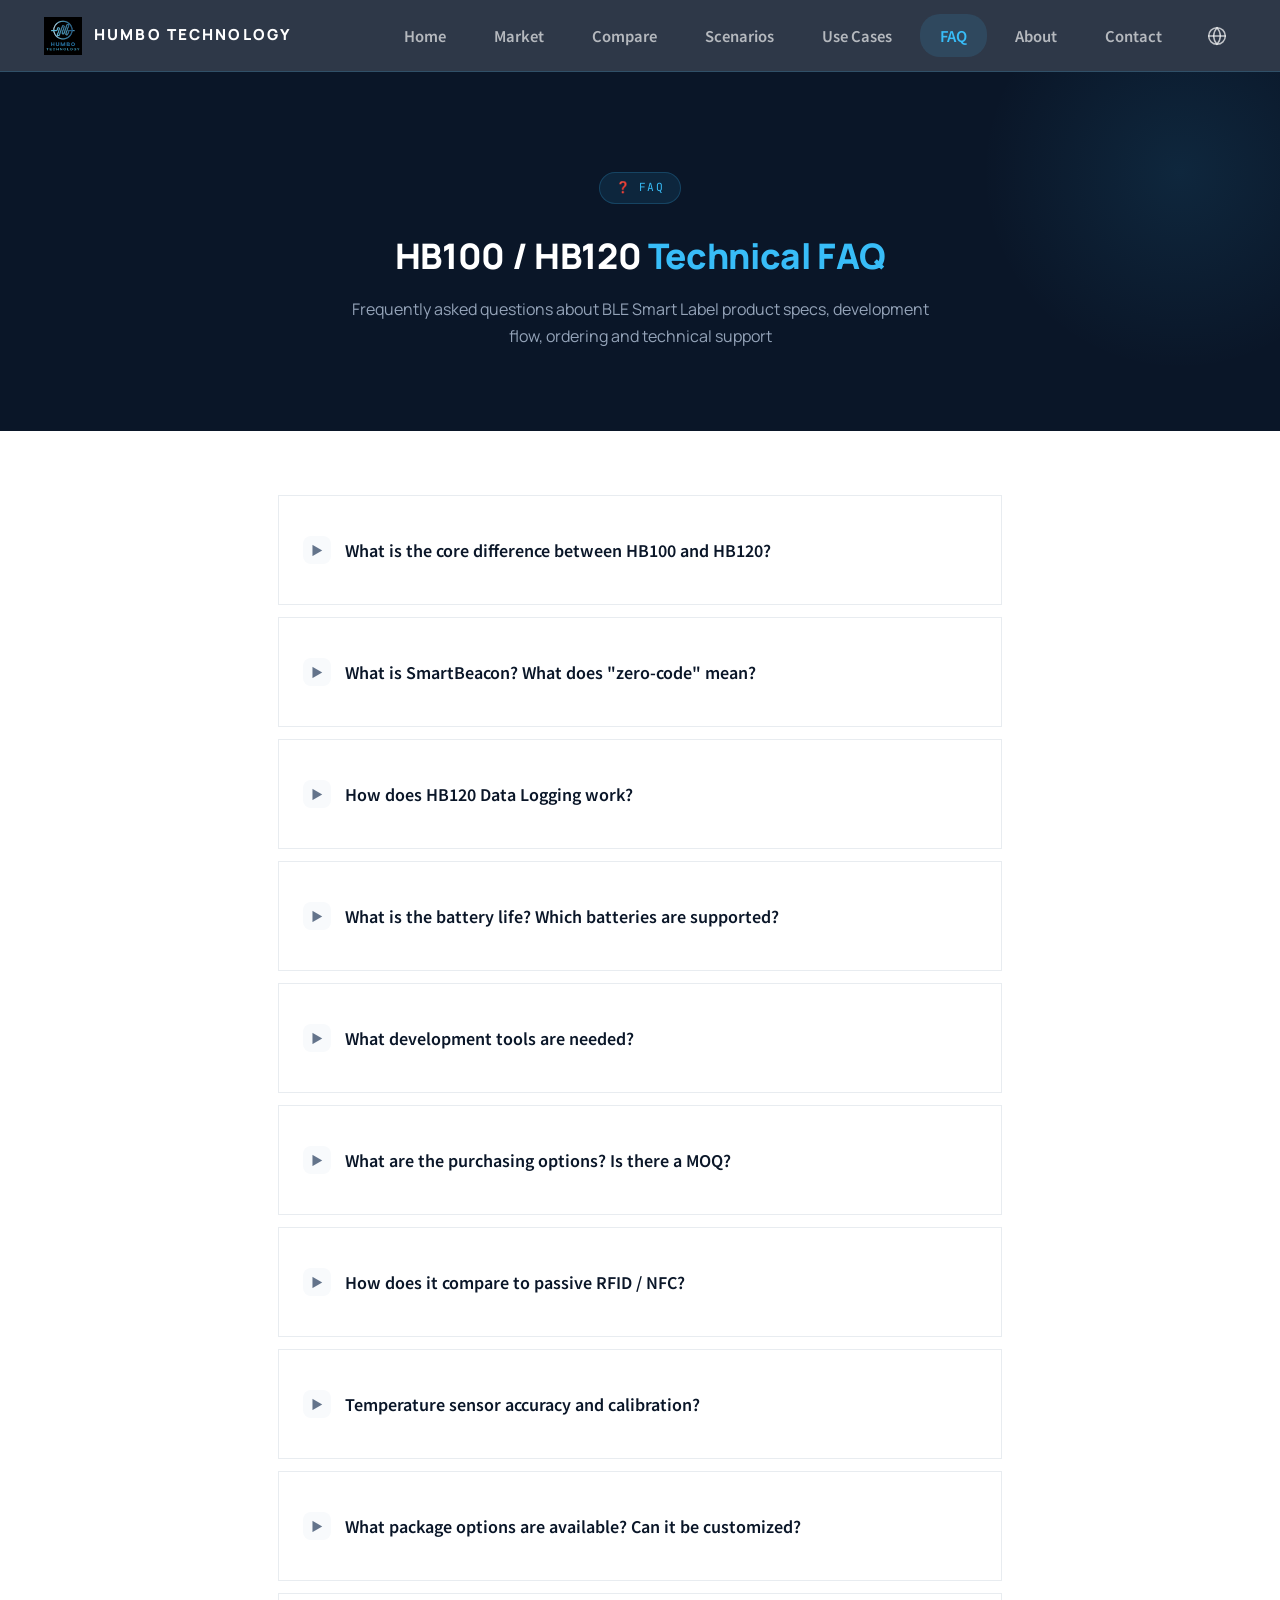
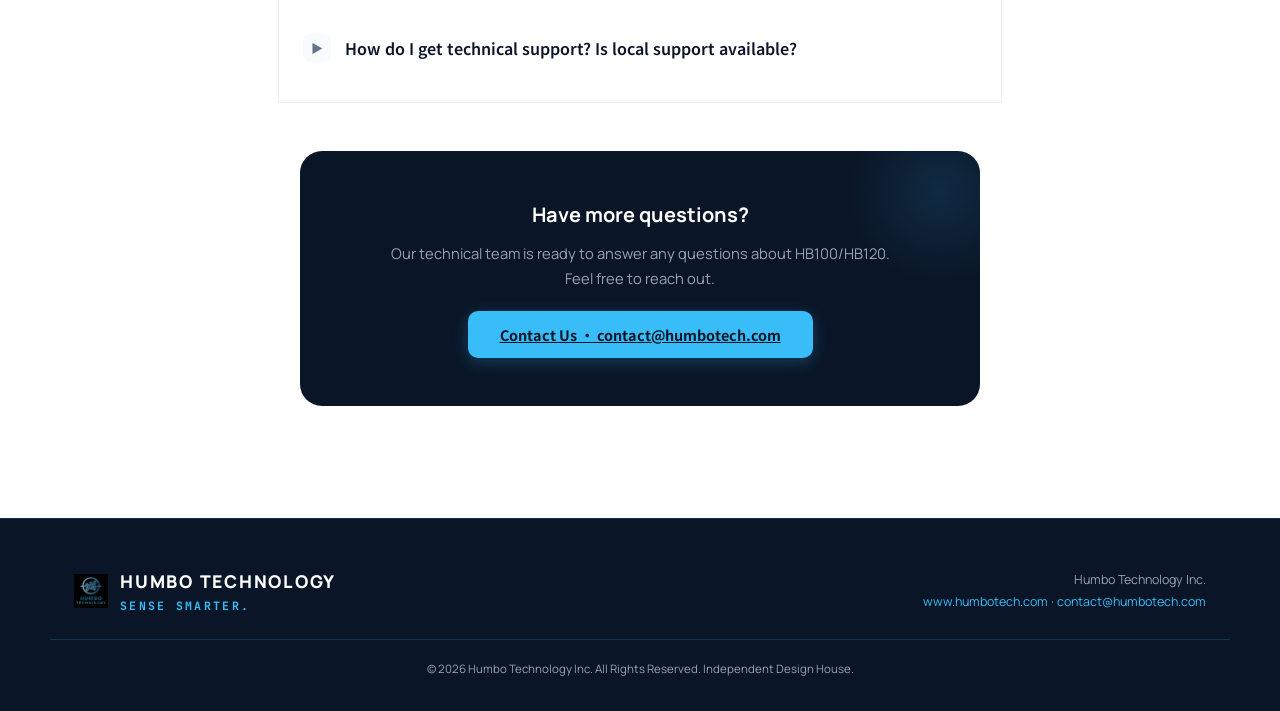
<file: smart_label_faq.html>
<!DOCTYPE html>
<html lang="zh-TW">
<head>
<meta charset="UTF-8">
<meta name="viewport" content="width=device-width, initial-scale=1.0">
<link rel="canonical" href="https://humbotech.com/smart_label_faq.html">
<meta name="description" content="瀚渤科技 Humbo Technology — HB100/HB120 SmartBeacon BLE Smart Label 常見問題，涵蓋產品規格、開發流程、採購模式與技術支援。">
<meta name="keywords" content="瀚渤科技, Humbo Technology, Humbo Tech, humbotech, BLE, Bluetooth Low Energy, Sensor Hub, SmartBeacon, Edge AI, Smart Sensor, IC Design, 藍牙, 智慧感測, 感測器">
<meta property="og:site_name" content="瀚渤科技 Humbo Technology">
<meta property="og:locale" content="zh_TW">
<meta property="og:type" content="website">
<meta property="og:title" content="瀚渤科技 Humbo — HB100/HB120 技術常見問題">
<meta property="og:description" content="瀚渤科技 Humbo Technology — HB100/HB120 SmartBeacon BLE Smart Label 常見問題，涵蓋產品規格、開發流程、採購模式與技術支援。">
<meta property="og:url" content="https://humbotech.com/smart_label_faq.html">
<meta property="og:image" content="https://humbotech.com/og-image.png">
<title>瀚渤科技 Humbo — HB100/HB120 技術常見問題</title>
<link rel="icon" type="image/png" href="favicon.png"><link rel="icon" type="image/png" sizes="192x192" href="icon-192.png"><link rel="apple-touch-icon" href="icon-192.png">
<link rel="preconnect" href="https://fonts.googleapis.com">
<link href="https://fonts.googleapis.com/css2?family=Manrope:wght@400;600;700;800&family=JetBrains+Mono:wght@400;500;600&family=Noto+Sans+TC:wght@400;500;700&family=Noto+Sans+JP:wght@400;500;700&display=swap" rel="stylesheet">
<link rel="stylesheet" href="theme.css?v=2">
<style>
  .page { padding-top: 72px !important; }
  .faq-hero {
  background: var(--navy); padding: 100px 48px 80px; text-align: center;
  position: relative; overflow: hidden;
}
.faq-hero::before {
  content: ''; position: absolute; top: -100px; right: -100px;
  width: 400px; height: 400px; border-radius: 50%;
  background: radial-gradient(circle, rgba(56,189,248,0.1), transparent 70%);
}
.faq-badge {
  display: inline-flex; align-items: center; gap: 8px;
  background: rgba(56,189,248,0.1); border: 1px solid rgba(56,189,248,0.2);
  padding: 6px 16px; border-radius: 100px;
  font-family: 'JetBrains Mono',monospace; font-size: 0.7rem; color: var(--accent);
  letter-spacing: 0.1em; margin-bottom: 24px;
}
.faq-hero h1 { font-size: 2.2rem; font-weight: 800; color: var(--white); margin-bottom: 12px; letter-spacing: -0.01em; }
.faq-hero h1 .accent { color: var(--accent); }
.faq-hero p { color: var(--muted); max-width: 600px; margin: 0 auto; font-size: 1rem; line-height: 1.7; }

/* SECTION */
.section { max-width: 820px; margin: 0 auto; padding: 64px 48px; }
.section-header { display: flex; align-items: center; gap: 18px; margin-bottom: 40px; }
.section-icon {
  width: 52px; height: 52px;
  background: linear-gradient(135deg, var(--blue), var(--accent));
  border-radius: 14px; display: flex; align-items: center; justify-content: center;
  font-size: 1.5rem; flex-shrink: 0; box-shadow: 0 8px 20px rgba(26,74,138,0.3);
}
.section-title { font-family: 'Manrope',sans-serif; font-size: 1.5rem; font-weight: 800; color: var(--navy); letter-spacing: -0.01em; }
.section-en { font-family: 'JetBrains Mono',monospace; font-size: 0.7rem; color: var(--muted); letter-spacing: 0.14em; text-transform: uppercase; margin-top: 4px; }

/* FAQ */
.faq-list { display: flex; flex-direction: column; gap: 12px; }
.faq-item {
  border: 1px solid #e8ecf0; border-radius: var(--radius); overflow: hidden;
  transition: border-color 0.2s;
}
.faq-item:hover { border-color: #d0d8e0; }
.faq-q {
  background: none; border: none; width: 100%; text-align: left;
  padding: 20px 24px; cursor: pointer; display: flex; align-items: center; gap: 14px;
  font-family: 'Noto Sans TC','Manrope',sans-serif; font-size: 1rem; font-weight: 600; color: var(--navy);
  transition: background 0.2s;
}
.faq-q:hover { background: var(--light-gray); }
.faq-q .arrow {
  flex-shrink: 0; width: 28px; height: 28px; border-radius: 8px;
  background: var(--light-gray); display: flex; align-items: center; justify-content: center;
  font-size: 0.75rem; color: var(--gray); transition: transform 0.25s ease;
}
.faq-item.open .faq-q .arrow { transform: rotate(90deg); background: var(--accent); color: var(--white); }
.faq-a {
  max-height: 0; overflow: hidden; transition: max-height 0.35s ease, padding 0.3s ease;
  padding: 0 24px; color: var(--gray); font-size: 0.92rem; line-height: 1.75;
}
.faq-item.open .faq-a {
  max-height: 600px; padding: 0 24px 20px;
}
.faq-a ul { margin: 8px 0 0 20px; }
.faq-a li { margin-bottom: 4px; }
.faq-a strong { color: var(--navy); }

/* CTA BANNER */
.cta-banner {
  background: var(--navy); border-radius: 22px; padding: 48px 44px;
  text-align: center; color: var(--white); margin: 48px auto; max-width: 680px;
  position: relative; overflow: hidden;
}
.cta-banner::before {
  content: ''; position: absolute; top: -60px; right: -60px;
  width: 200px; height: 200px; border-radius: 50%;
  background: radial-gradient(circle, rgba(56,189,248,0.12), transparent 65%);
}
.cta-banner h3 { font-size: 1.25rem; font-weight: 700; margin-bottom: 10px; position: relative; }
.cta-banner p { color: var(--muted); font-size: 0.92rem; line-height: 1.7; max-width: 500px; margin: 0 auto 20px; position: relative; }
.cta-btn {
  display: inline-block; background: var(--accent); color: var(--navy); border: none;
  padding: 12px 32px; border-radius: 10px; font-weight: 700; font-size: 0.9rem;
  cursor: pointer; transition: all 0.2s; font-family: 'Noto Sans TC','Manrope',sans-serif;
}
.cta-btn:hover { transform: translateY(-2px); box-shadow: 0 8px 24px rgba(56,189,248,0.3); }

/* FOOTER */
footer { background: var(--navy); border-top: 1px solid var(--border); padding: 48px 48px 32px; }
.footer-inner { max-width: 1180px; margin: 0 auto; display: flex; justify-content: space-between; align-items: center; flex-wrap: wrap; gap: 24px; }
.footer-brand { display: flex; align-items: center; gap: 12px; }
.footer-brand img { height: 34px; width: auto; }
.ft-name { font-family: 'JetBrains Mono',monospace; font-size: 0.8rem; font-weight: 600; color: var(--white); letter-spacing: 0.06em; }
.ft-slogan { font-family: 'JetBrains Mono',monospace; font-size: 0.65rem; color: var(--accent); letter-spacing: 0.12em; }
.footer-meta { text-align: right; color: var(--muted); font-size: 0.78rem; line-height: 1.8; }
.footer-meta a { color: var(--accent); }
.footer-copy { max-width: 1180px; margin: 24px auto 0; padding-top: 20px; border-top: 1px solid var(--border); color: var(--muted); font-size: 0.72rem; text-align: center; }

/* RESPONSIVE */
@media (max-width: 900px) {
  nav { padding: 0 14px; height: 60px; gap: 6px; }
  .nav-logo { gap: 8px; flex-shrink: 1; min-width: 0; }
  .nav-links { gap: 2px; }
  .nav-links button { padding: 8px 10px; font-size: 0.78rem; }
  .faq-hero { padding: 80px 24px 60px; }
  .faq-hero h1 { font-size: 1.6rem; }
  .section { padding: 48px 20px; }
  .section-header { gap: 14px; }
  .section-title { font-size: 1.25rem; }
  .faq-q { padding: 16px 18px; font-size: 0.9rem; }
  .faq-a { font-size: 0.85rem; }
  footer { padding: 32px 20px 24px; }
  .footer-inner { flex-direction: column; text-align: center; }
  .footer-meta { text-align: center; }
}
@media (max-width: 560px) {
  .nav-links button { padding: 6px 6px; font-size: 0.72rem; }
  .faq-hero h1 { font-size: 1.3rem; }
  .faq-q { font-size: 0.85rem; }
}
</style>
<script type="application/ld+json">
{
  "@context": "https://schema.org",
  "@type": "Organization",
  "name": "Humbo Technology Inc.",
  "alternateName": ["瀚渤科技", "Humbo Tech"],
  "url": "https://humbotech.com/smart_label_faq.html",
  "logo": "https://humbotech.com/logo.png",
  "image": "https://humbotech.com/og-image.png",
  "description": "HB100/HB120 SmartBeacon BLE Smart Label 常見問題，涵蓋產品規格、開發流程、採購模式與技術支援。",
  "foundingDate": "2026-04",
  "email": "contact@humbotech.com",
  "slogan": "Sense Smarter.",
  "industry": "Semiconductor Design"
}
</script>
</head>
<body>

<nav>
  <div class="nav-container container-center">
    <div class="nav-logo" onclick="window.location.href='index.html'">
      <img src="logo.png" alt="Humbo Technology">
      <div class="brand">
        <span class="brand-en">HUMBO TECHNOLOGY</span>
        <span class="brand-zh" data-i18n="nav.brand_zh">瀚渤科技</span>
      </div>
    </div>
    
    <div class="nav-links">
      <a href="index.html" data-i18n="nav.home">首頁</a>
      <a href="smart_label_market.html" data-i18n="nav.market">台日市場</a>
      <a href="smart_label_compare.html" data-i18n="nav.compare">產品比較</a>
      <a href="smart_label_scenarios.html" data-i18n="nav.scenarios">場景總覽</a>
      <a href="smart_label_detail.html" data-i18n="nav.detail">案例詳解</a>
      <a href="#faq" onclick="showPage('faq', this); return false;" class="active" data-i18n="nav.faq">技術 FAQ</a>
      <a href="#about" onclick="showPage('about', this); return false;" data-i18n="nav.about">關於</a>
      <a href="#contact" onclick="showPage('contact', this); return false;" data-i18n="nav.contact">聯繫</a>
      
      </div>
    
    <div class="lang-dropdown">
      <button class="lang-btn" onclick="toggleLangDropdown(event)" aria-label="Select Language">
        <svg class="globe-icon" viewBox="0 0 24 24" fill="none" stroke="currentColor" stroke-width="1.8" stroke-linecap="round" stroke-linejoin="round">
          <circle cx="12" cy="12" r="10"></circle>
          <line x1="2" y1="12" x2="22" y2="12"></line>
          <path d="M12 2a15.3 15.3 0 0 1 4 10 15.3 15.3 0 0 1-4 10 15.3 15.3 0 0 1-4-10 15.3 15.3 0 0 1 4-10z"></path>
        </svg>
      </button>
      <div class="lang-dropdown-menu" id="langDropdownMenu">
        <button data-lang="zh" onclick="setLang('zh')">繁體中文</button>
        <button data-lang="en" onclick="setLang('en')">English</button>
        <button data-lang="ja" onclick="setLang('ja')">日本語</button>
      </div>
    </div>
    
    <button class="hamburger-menu" id="hamburgerMenu" onclick="toggleMobileMenu()">
      <span></span>
      <span></span>
      <span></span>
    </button>
  </div>
</nav>

<div id="page-faq" class="page active">
  <div class="faq-hero">
    <div class="faq-badge"><span>❓</span><span>FAQ</span></div>
    <h1 data-i18n-html="hero.title">HB100 / HB120 <span class="accent">技術常見問題</span></h1>
    <p data-i18n="hero.desc">關於 BLE Smart Label 的產品規格、開發流程、採購模式與技術支援的常見問題</p>
  </div>

  <div class="section">
    <div class="faq-list" id="faqList">
      <div class="faq-item">
        <button class="faq-q" onclick="toggleFaq(this)">
          <span class="arrow">▶</span>
          <span data-i18n="q1.q">HB100 和 HB120 的核心差異是什麼？</span>
        </button>
        <div class="faq-a" data-i18n="q1.a">
          <strong>HB100（Gen 1）</strong>：基本型 BLE Smart Label SoC，支援主動廣播、SmartBeacon 零程式碼配置，適合純標籤/追蹤場景。<br><br>
          <strong>HB120（Gen 2）</strong>：在 HB100 基礎上增加 <strong>±1°C 內建溫度感測器</strong>與 <strong>Data Logging</strong>（斷線時本地記錄溫度和時間戳）。適合需要溫度監控和歷史軌跡的應用（冷鏈、醫療、食品）。<br><br>
          兩者皆採用 NexBle SmartBeacon 架構，僅需 1 顆外部晶體（HB120），無需 MCU 開發。
        </div>
      </div>

      <div class="faq-item">
        <button class="faq-q" onclick="toggleFaq(this)">
          <span class="arrow">▶</span>
          <span data-i18n="q2.q">什麼是 SmartBeacon？什麼是「零程式碼」？</span>
        </button>
        <div class="faq-a" data-i18n="q2.a">
          SmartBeacon 是 NexBle 的專利架構，讓 BLE SoC 在無需外掛 MCU、無需撰寫韌體的前提下，透過 <strong>純配置檔（config）</strong>即可設定廣播內容、間隔、觸發條件等參數。<br><br>
          開發者只需透過 PC 工具或手機 App 將配置寫入晶片，數分鐘內即可完成設定，大幅降低開發門檻與時間成本。
        </div>
      </div>

      <div class="faq-item">
        <button class="faq-q" onclick="toggleFaq(this)">
          <span class="arrow">▶</span>
          <span data-i18n="q3.q">HB120 的 Data Logging 功能如何運作？</span>
        </button>
        <div class="faq-a" data-i18n="q3.a">
          HB120 內建 Data Logging 功能，當 BLE 連線中斷或超出範圍時，晶片會自動將溫度和時間戳記錄到內部非揮發性記憶體。<br><br>
          連線恢復後，可透過 BLE 讀取歷史紀錄，確保在訊號不穩定的環境中（如冷鏈運輸、倉儲）仍能取得完整的溫度履歷。無需外掛 Flash 或 MCU。
        </div>
      </div>

      <div class="faq-item">
        <button class="faq-q" onclick="toggleFaq(this)">
          <span class="arrow">▶</span>
          <span data-i18n="q4.q">電池續航力如何？支援哪種電池？</span>
        </button>
        <div class="faq-a" data-i18n="q4.a">
          HB100/HB120 的功耗極低，支援多種電池方案：
          <ul>
            <li><strong>CR2032 鈕扣電池</strong>：典型廣播間隔下可達 6–12 個月</li>
            <li><strong>軟包電池（薄型）</strong>：適合貼紙/標籤形態，續航依容量而定</li>
            <li><strong>鋰亞電池</strong>：極端溫度環境（-40°C ~ +85°C）</li>
          </ul>
          實際續航取決於廣播間隔、輸出功率和使用環境。瀚渤科技可協助客戶進行功耗評估。
        </div>
      </div>

      <div class="faq-item">
        <button class="faq-q" onclick="toggleFaq(this)">
          <span class="arrow">▶</span>
          <span data-i18n="q5.q">需要哪些開發工具？</span>
        </button>
        <div class="faq-a" data-i18n="q5.a">
          SmartBeacon 架構大幅簡化開發流程：
          <ul>
            <li><strong>配置工具</strong>：NexBle 提供 PC 端 GUI 工具（Windows/macOS），可直覺設定廣播參數</li>
            <li><strong>手機 App</strong>：瀚渤科技提供專屬 App，支援空中配置（OTA）與資料讀取</li>
            <li><strong>評估板</strong>：HB100/HB120 評估套件（含 USB dongle）可供初期測試</li>
          </ul>
          不需 IDE、編譯器、JTAG 除錯器。一般硬體工程師即可操作。
        </div>
      </div>

      <div class="faq-item">
        <button class="faq-q" onclick="toggleFaq(this)">
          <span class="arrow">▶</span>
          <span data-i18n="q6.q">採購模式如何？有最低訂購量嗎？</span>
        </button>
        <div class="faq-a" data-i18n="q6.a">
          Humbo Technology 提供彈性的採購方案：
          <ul>
            <li><strong>工程樣品</strong>：少量評估板與 IC 樣品，供初期驗證</li>
            <li><strong>Pre-programming 服務</strong>：瀚渤科技可代客燒錄配置，出貨即用</li>
            <li><strong>量產批量</strong>：依客戶年度用量報價，無強制最低訂購量（MOQ 可議）</li>
          </ul>
          歡迎聯繫瀚渤科技取得最新報價與 lead time。
        </div>
      </div>

      <div class="faq-item">
        <button class="faq-q" onclick="toggleFaq(this)">
          <span class="arrow">▶</span>
          <span data-i18n="q7.q">與 Passive RFID / NFC 相比，優勢是什麼？</span>
        </button>
        <div class="faq-a" data-i18n="q7.a">
          BLE Smart Label 與傳統 RFID/NFC 的關鍵差異：
          <ul>
            <li><strong>主動廣播</strong>：不需讀取器觸發，標籤自主廣播訊號，適合即時定位與大規模部署</li>
            <li><strong>雙向通訊</strong>：支援 OTA 配置更新、資料讀取，RFID 僅為單向</li>
            <li><strong>感測器整合</strong>：HB120 內建溫度感測 + Data Logging，RFID 標籤無此功能</li>
            <li><strong>成本</strong>：HB100/HB120 BOM 已逼近 passive RFID，但功能遠超越</li>
          </ul>
        </div>
      </div>

      <div class="faq-item">
        <button class="faq-q" onclick="toggleFaq(this)">
          <span class="arrow">▶</span>
          <span data-i18n="q8.q">溫度感測器的精度和校準方式？</span>
        </button>
        <div class="faq-a" data-i18n="q8.a">
          HB120 內建溫度感測器規格：
          <ul>
            <li><strong>精度</strong>：±1°C（典型值）</li>
            <li><strong>量測範圍</strong>：-40°C ~ +85°C</li>
            <li><strong>解析度</strong>：0.1°C</li>
            <li><strong>出廠校準</strong>：晶片出廠前已完成數位校準，無需客戶端額外校正</li>
          </ul>
          對於需要更高精度（±0.5°C 以下）的應用，可外接高精度感測器至 GPIO 通道。
        </div>
      </div>

      <div class="faq-item">
        <button class="faq-q" onclick="toggleFaq(this)">
          <span class="arrow">▶</span>
          <span data-i18n="q9.q">有哪些封裝形式？可以客製化嗎？</span>
        </button>
        <div class="faq-a" data-i18n="q9.a">
          HB100 和 HB120 提供多種封裝選擇：
          <ul>
            <li><strong>QFN 封裝</strong>：標準 IC 封裝，適合 SMT 焊接</li>
            <li><strong>COB 封裝</strong>：Chip-on-Board，適合超薄標籤設計</li>
            <li><strong>模組型</strong>：含 PCB、天線、被動元件，出貨即用</li>
          </ul>
          瀚渤科技提供客製化設計服務，包含 PCB 設計、天線 tuning、機構整合。量大可討論裸晶（die）供應方案。
        </div>
      </div>

      <div class="faq-item">
        <button class="faq-q" onclick="toggleFaq(this)">
          <span class="arrow">▶</span>
          <span data-i18n="q10.q">如何取得技術支援？有在地支援嗎？</span>
        </button>
        <div class="faq-a" data-i18n="q10.a">
          瀚渤科技（Humbo Technology）提供完整的技術支援管道：
          <ul>
            <li><strong>應用評估</strong>：提供評估板與技術文件，協助客戶快速驗證</li>
            <li><strong>Pre-programming</strong>：代客燒錄配置，貼片即用</li>
            <li><strong>在地支援</strong>：台灣（台北/新竹）與日本（東京）皆有技術團隊</li>
            <li><strong>客製開發</strong>：特殊應用可專案委託設計</li>
          </ul>
          聯繫方式：<a href="mailto:contact@humbotech.com" style="color:#38bdf8;">contact@humbotech.com</a>
        </div>
      </div>

    </div>

    <div class="cta-banner">
      <h3 data-i18n="cta.title">還有其他問題？</h3>
      <p data-i18n="cta.desc">我們的技術團隊隨時準備為您解答 HB100/HB120 相關的任何問題，歡迎來信洽談。</p>
      <a class="cta-btn" href="mailto:contact@humbotech.com" data-i18n="cta.btn">聯繫我們 · contact@humbotech.com</a>
    </div>
  </div>
</div>

<div id="page-about" class="page">
  <div class="section" style="padding-top:100px; text-align:center;">
    <div class="mission-box" style="background:var(--navy);border-radius:22px;padding:56px 52px;color:var(--white);border:1px solid var(--border);position:relative;overflow:hidden;">
      <h2 style="font-size:1.4rem;font-weight:800;margin-bottom:16px;">Humbo Technology</h2>
      <p data-i18n="about.desc" style="color:var(--muted);line-height:1.8;max-width:600px;margin:0 auto;font-size:0.95rem;">
        瀚渤科技是專注於 BLE 智慧感測解決方案的獨立設計公司，定位為知名BLE廠商的合作夥伴。我們提供 HB100/HB120 系列 BLE Smart Label 的應用設計、pre-programming 與台日在地技術支援。
      </p>
    </div>
  </div>
</div>

<div id="page-contact" class="page">
  <div class="section" style="text-align:center;padding-top:120px;">
    <div class="mission-box" style="background:var(--navy);border-radius:22px;padding:56px 52px;color:var(--white);border:1px solid var(--border);position:relative;overflow:hidden;">
      <div style="font-size:1.2rem;margin-bottom:12px;">📧 <a href="mailto:contact@humbotech.com">contact@humbotech.com</a></div>
      <p data-i18n="contact.desc" style="color:var(--muted);line-height:1.8;max-width:480px;margin:0 auto;font-size:0.95rem;">
        立即聯繫我們，討論 HB100/HB120 在您的應用場景中的可行性。瀚渤科技提供快速評估樣品與技術諮詢。
      </p>
    </div>
  </div>
</div>

<footer>
  <div class="footer-inner container-center">
    <div class="footer-brand">
      <img src="logo.png" alt="Humbo Technology">
      <div>
        <div class="ft-name">HUMBO TECHNOLOGY</div>
        <div class="ft-slogan">SENSE SMARTER.</div>
      </div>
    </div>
    <div class="footer-meta">
      <span data-i18n="footer.legal">瀚渤科技股份有限公司　Humbo Technology Inc.</span><br>
      <a href="https://www.humbotech.com">www.humbotech.com</a> · <a href="mailto:contact@humbotech.com">contact@humbotech.com</a>
    </div>
  </div>
  <div class="footer-copy" data-i18n="footer.copy">
    © 2026 Humbo Technology Inc.  All Rights Reserved.  Independent Design House.
  </div>
</footer>

<script>
function goPage(url) { window.location.href = url; }

function toggleLangDropdown(event) {
  event.stopPropagation();
  const dropdown = document.querySelector('.lang-dropdown');
  if (dropdown) dropdown.classList.toggle('active');
}

document.addEventListener('click', function(event) {
  const dropdown = document.querySelector('.lang-dropdown');
  if (dropdown && !dropdown.contains(event.target)) {
    dropdown.classList.remove('active');
  }
});

function toggleMobileMenu() {
  const hamburger = document.getElementById('hamburgerMenu');
  const navLinks = document.querySelector('.nav-links');
  if (hamburger) hamburger.classList.toggle('active');
  if (navLinks) navLinks.classList.toggle('active');
}

function toggleFaq(btn) {
  const item = btn.parentElement;
  const isOpen = item.classList.contains('open');
  document.querySelectorAll('.faq-item.open').forEach(el => el.classList.remove('open'));
  if (!isOpen) item.classList.add('open');
}

function showPage(id, btn) {
  document.querySelectorAll('.page').forEach(p => p.classList.remove('active'));
  document.querySelectorAll('.nav-links a, .nav-links button').forEach(b => b.classList.remove('active'));
  const target = document.getElementById('page-' + id);
  if (target) target.classList.add('active');
  if (btn) {
    btn.classList.add('active');
  } else {
    const map = { market: 1, compare: 2, scenarios: 3, detail: 4, faq: 5, about: 6, contact: 7 };
    const idx = map[id];
    if (idx !== undefined) {
      const btns = document.querySelectorAll('.nav-links a, .nav-links button');
      if (btns[idx]) btns[idx].classList.add('active');
    }
  }
  
  const hamburger = document.getElementById('hamburgerMenu');
  if (hamburger) hamburger.classList.remove('active');
  const navLinks = document.querySelector('.nav-links');
  if (navLinks) navLinks.classList.remove('active');

  window.scrollTo({ top: 0, behavior: 'smooth' });
}

const I18N = {
  zh: {},
  en: {
    'nav.home': 'Home', 'nav.market': 'Market', 'nav.compare': 'Compare',
    'nav.scenarios': 'Scenarios', 'nav.detail': 'Use Cases', 'nav.faq': 'FAQ',
    'nav.about': 'About', 'nav.contact': 'Contact',
    'hero.title': 'HB100 / HB120 <span class="accent">Technical FAQ</span>',
    'hero.desc': 'Frequently asked questions about BLE Smart Label product specs, development flow, ordering and technical support',
    'q1.q': 'What is the core difference between HB100 and HB120?',
    'q1.a': '<strong>HB100 (Gen 1)</strong>: Basic BLE Smart Label SoC with active broadcast, SmartBeacon zero-code config — ideal for pure label/tracking use cases.<br><br><strong>HB120 (Gen 2)</strong>: Adds <strong>±1°C built-in temperature sensor</strong> and <strong>Data Logging</strong> (local temp + timestamp recording on disconnect). Ideal for cold chain, medical, and food applications requiring temperature history.<br><br>Both use the NexBle SmartBeacon architecture with minimal BOM (HB120 needs only 1 external crystal).',
    'q2.q': 'What is SmartBeacon? What does "zero-code" mean?',
    'q2.a': 'SmartBeacon is NexBle\'s patent-pending architecture that allows the BLE SoC to operate without an external MCU and zero firmware code. All parameters (broadcast content, interval, trigger conditions) are set via a <strong>configuration file</strong>.<br><br>Developers simply write the config via PC tool or companion app — setup takes minutes, dramatically reducing development time and cost.',
    'q3.q': 'How does HB120 Data Logging work?',
    'q3.a': 'HB120 has built-in Data Logging. When BLE connection is lost or out of range, the chip automatically records temperature and timestamp to internal non-volatile memory.<br><br>Once reconnected, the full history can be read over BLE — ensuring complete temperature traceability even in unstable signal environments like cold-chain transport and warehousing.',
    'q4.q': 'What is the battery life? Which batteries are supported?',
    'q4.a': 'HB100/HB120 has ultra-low power consumption supporting multiple battery options:<ul><li><strong>CR2032 coin cell</strong>: 6–12 months typical at standard broadcast intervals</li><li><strong>Pouch cell (thin)</strong>: Ideal for sticker/label form factors</li><li><strong>Lithium thionyl chloride</strong>: For extreme temps (-40°C ~ +85°C)</li></ul>Actual lifetime depends on broadcast interval, output power, and environment. Contact Humbo for power评估.',
    'q5.q': 'What development tools are needed?',
    'q5.a': 'The SmartBeacon architecture greatly simplifies development:<ul><li><strong>Config Tool</strong>: PC GUI tool (Windows/macOS) for intuitive parameter setup</li><li><strong>Mobile App</strong>: Humbo\'s companion app supports OTA configuration and data readout</li><li><strong>Evaluation Kit</strong>: HB100/HB120 eval boards (with USB dongle) for initial testing</li></ul>No IDE, compiler, or JTAG debugger needed. Any hardware engineer can operate.',
    'q6.q': 'What are the purchasing options? Is there a MOQ?',
    'q6.a': 'Humbo Technology offers flexible purchasing:<ul><li><strong>Engineering Samples</strong>: Small quantities for initial validation</li><li><strong>Pre-programming Service</strong>: Humbo can pre-configure and ship ready-to-use</li><li><strong>Volume Pricing</strong>: Based on annual volume; MOQ negotiable</li></ul>Contact Humbo for latest pricing and lead time.',
    'q7.q': 'How does it compare to passive RFID / NFC?',
    'q7.a': 'Key differences from traditional RFID/NFC:<ul><li><strong>Active Broadcast</strong>: No reader trigger needed — ideal for real-time location and large-scale deployment</li><li><strong>Bi-directional</strong>: Supports OTA config updates and data readout; RFID is one-way only</li><li><strong>Sensor Integration</strong>: HB120 has built-in temp sensing + Data Logging — RFID tags have none</li><li><strong>Cost</strong>: HB100/HB120 BOM approaching passive RFID, but with far greater capability</li></ul>',
    'q8.q': 'Temperature sensor accuracy and calibration?',
    'q8.a': 'HB120 built-in temp sensor specs:<ul><li><strong>Accuracy</strong>: ±1°C (typical)</li><li><strong>Range</strong>: -40°C ~ +85°C</li><li><strong>Resolution</strong>: 0.1°C</li><li><strong>Factory Calibrated</strong>: Digital calibration done at factory — no customer calibration needed</li></ul>For higher accuracy requirements (±0.5°C or better), external sensors can be connected via GPIO channels.',
    'q9.q': 'What package options are available? Can it be customized?',
    'q9.a': 'HB100 and HB120 offer multiple package options:<ul><li><strong>QFN</strong>: Standard IC package for SMT assembly</li><li><strong>COB</strong>: Chip-on-Board for ultra-thin label design</li><li><strong>Module</strong>: Includes PCB, antenna, passives — ready to use</li></ul>Humbo provides custom design services including PCB layout, antenna tuning, and mechanical integration. For high volumes, bare die supply options are available.',
    'q10.q': 'How do I get technical support? Is local support available?',
    'q10.a': 'Humbo Technology offers comprehensive technical support:<ul><li><strong>Application Evaluation</strong>: Eval boards and technical docs for quick validation</li><li><strong>Pre-programming</strong>: Factory config burning — ready for SMT</li><li><strong>Local Support</strong>: Teams in Taiwan (Taipei/Hsinchu) and Japan (Tokyo)</li><li><strong>Custom Development</strong>: Project-based design services for specialized applications</li></ul>Contact: <a href="mailto:contact@humbotech.com" style="color:#38bdf8;">contact@humbotech.com</a>',
    'cta.title': 'Have more questions?',
    'cta.desc': 'Our technical team is ready to answer any questions about HB100/HB120. Feel free to reach out.',
    'cta.btn': 'Contact Us · contact@humbotech.com',
    'footer.legal': 'Humbo Technology Inc.',
    'footer.copy': '© 2026 Humbo Technology Inc.  All Rights Reserved.  Independent Design House.',
    'about.desc': 'Humbo Technology is a partner of a leading BLE manufacturer, focused on HB100/HB120 series BLE Smart Label application design, pre-programming, and Taiwan/Japan technical support.',
    'contact.desc': 'Please contact us immediately to discuss the feasibility of HB100/HB120 in your application scenario. Humbo Technology provides fast evaluation samples and technical consultation.',
  },
  ja: {
    'nav.home': 'ホーム', 'nav.market': '市場', 'nav.compare': '比較',
    'nav.scenarios': 'シナリオ', 'nav.detail': '事例詳細', 'nav.faq': 'FAQ',
    'nav.about': '概要', 'nav.contact': 'お問い合わせ',
    'hero.title': 'HB100 / HB120 <span class="accent">技術FAQ</span>',
    'hero.desc': 'BLE Smart Labelの製品仕様、開発フロー、購入方法、技術サポートに関するよくある質問',
    'q1.q': 'HB100とHB120の主な違いは？',
    'q1.a': '<strong>HB100（Gen 1）</strong>：基本型BLE Smart Label SoC。アクティブブロードキャスト、SmartBeaconゼロコード設定に対応。<br><br><strong>HB120（Gen 2）</strong>：HB100に<strong>±1°C内蔵温度センサー</strong>と<strong>データロギング</strong>機能を追加。温度監視と履歴記録が必要なアプリケーション（コールドチェーン、医療、食品）に最適。<br><br>両製品ともNexBle SmartBeaconアーキテクチャを採用。HB120は外付け部品が1個のみ。',
    'q2.q': 'SmartBeaconとは？「ゼロコード」とは？',
    'q2.a': 'SmartBeaconはNexBleの独自アーキテクチャ。外部MCU不要で、ファームウェアコードなしでBLE SoCを動作させます。すべてのパラメータ（ブロードキャスト内容、間隔、トリガー条件）は<strong>設定ファイル</strong>で構成。<br><br>PCツールまたは専用アプリで設定を書き込むだけで、数分でセットアップ完了。開発期間とコストを大幅に削減します。',
    'q3.q': 'HB120のデータロギング機能はどのように動作しますか？',
    'q3.a': 'HB120は内蔵データロギング機能を搭載。BLE接続が切れたり範囲外になると、自動的に温度とタイムスタンプを内部不揮発性メモリに記録します。<br><br>再接続後に履歴データをBLE経由で読み出せ、冷蔵輸送や倉庫など信号が不安定な環境でも完全な温度トレーサビリティを確保。',
    'q4.q': 'バッテリー寿命は？どのような電池に対応？',
    'q4.a': 'HB100/HB120は超低消費電力で、複数の電池オプションに対応：<ul><li><strong>CR2032コインセル</strong>：標準設定で6～12ヶ月</li><li><strong>パウチセル（薄型）</strong>：ステッカー/ラベル形態に最適</li><li><strong>塩化チオニルリチウム電池</strong>：極端温度環境（-40°C～+85°C）</li></ul>実際の寿命はブロードキャスト間隔、出力電力、環境により異なります。',
    'q5.q': 'どのような開発ツールが必要ですか？',
    'q5.a': 'SmartBeaconアーキテクチャにより開発プロセスが大幅に簡略化：<ul><li><strong>設定ツール</strong>：PC GUIツール（Windows/macOS）で直感的にパラメータ設定</li><li><strong>モバイルアプリ</strong>：Humbo専用アプリでOTA設定とデータ読み出しに対応</li><li><strong>評価キット</strong>：HB100/HB120評価ボード（USBドングル付き）で初期テスト</li></ul>IDE、コンパイラ、JTAGデバッガは不要。ハードウェアエンジニアであれば誰でも操作可能。',
    'q6.q': '購入方法は？最小注文数量（MOQ）は？',
    'q6.a': 'Humbo Technologyは柔軟な購入オプションを提供：<ul><li><strong>エンジニアリングサンプル</strong>：少量から評価可能</li><li><strong>プリプログラミングサービス</strong>：出荷時に設定済みで即使用可能</li><li><strong>量産価格</strong>：年間数量に応じて見積もり、MOQは応相談</li></ul>最新の価格とリードタイムについてはお問い合わせください。',
    'q7.q': 'パッシブRFID/NFCとの比較は？',
    'q7.a': '従来のRFID/NFCとの主な違い：<ul><li><strong>アクティブブロードキャスト</strong>：リーダー不要で自動発信、リアルタイム位置把握に最適</li><li><strong>双方向通信</strong>：OTA設定更新とデータ読み出しに対応、RFIDは単方向のみ</li><li><strong>センサー統合</strong>：HB120は内蔵温度センサー＋データロギング搭載</li><li><strong>コスト</strong>：HB100/HB120のBOMはパッシブRFIDに迫る低価格</li></ul>',
    'q8.q': '温度センサーの精度と校正方法は？',
    'q8.a': 'HB120内蔵温度センサー仕様：<ul><li><strong>精度</strong>：±1°C（標準値）</li><li><strong>測定範囲</strong>：-40°C～+85°C</li><li><strong>分解能</strong>：0.1°C</li><li><strong>出荷時校正済み</strong>：工場出荷時にデジタル校正済み、追加校正不要</li></ul>±0.5°C以下の高精度が必要な場合は、GPIOチャネル経由で外部センサー接続可能。',
    'q9.q': 'パッケージオプションは？カスタマイズ可能？',
    'q9.a': 'HB100/HB120は複数のパッケージオプションを提供：<ul><li><strong>QFN</strong>：標準ICパッケージ、SMT実装対応</li><li><strong>COB</strong>：Chip-on-Board、超薄型ラベル設計に最適</li><li><strong>モジュール</strong>：PCB・アンテナ・部品実装済みで即使用可能</li></ul>HumboはPCB設計、アンテナチューニング、機構統合のカスタム設計サービスを提供。大量生産時はベアダイ供給も対応可能。',
    'q10.q': '技術サポートは？現地サポートはありますか？',
    'q10.a': 'Humbo Technologyは包括的な技術サポートを提供：<ul><li><strong>アプリケーション評価</strong>：評価ボードと技術ドキュメントで迅速な検証をサポート</li><li><strong>プリプログラミング</strong>：工場設定済みで実装準備完了</li><li><strong>現地サポート</strong>：台湾（台北/新竹）と日本（東京）に技術チーム</li><li><strong>カスタム開発</strong>：特殊用途向けのプロジェクトベース設計サービス</li></ul>お問い合わせ：<a href="mailto:contact@humbotech.com" style="color:#38bdf8;">contact@humbotech.com</a>',
    'cta.title': 'その他のご質問は？',
    'cta.desc': 'HB100/HB120に関するご質問は、技術チームがお答えします。お気軽にお問い合わせください。',
    'cta.btn': 'お問い合わせ · contact@humbotech.com',
    'footer.legal': 'Humbo Technology Inc.',
    'footer.copy': '© 2026 Humbo Technology Inc.  All Rights Reserved.  Independent Design House.',
    'about.desc': 'Humbo Technologyは大手BLEメーカーのパートナーとして、HB100/HB120シリーズBLE Smart Labelのアプリケーション設計、プリプログラミング、日台での技術サポートを提供しています。',
    'contact.desc': 'HB100/HB120の応用可能性について、今すぐお問い合わせください。Humbo Technologyは迅速なサンプル提供と技術相談を提供しています。',
  }
};

// Store original Chinese content on first load so we can restore it
const ORIGINAL_ZH = {};
document.querySelectorAll('[data-i18n]').forEach(el => {
  ORIGINAL_ZH[el.getAttribute('data-i18n')] = ORIGINAL_ZH[el.getAttribute('data-i18n')] || el.textContent;
});
document.querySelectorAll('[data-i18n-html]').forEach(el => {
  const key = el.getAttribute('data-i18n-html');
  ORIGINAL_ZH[key + '__html'] = ORIGINAL_ZH[key + '__html'] || el.innerHTML;
});

function setLang(lang) {
  const dict = I18N[lang] || {};
  const htmlLang = lang === 'zh' ? 'zh-TW' : (lang === 'ja' ? 'ja' : 'en');
  document.documentElement.setAttribute('lang', htmlLang);

  document.querySelectorAll('[data-i18n]').forEach(el => {
    const key = el.getAttribute('data-i18n');
    if (lang === 'zh') {
      if (ORIGINAL_ZH[key] !== undefined) el.textContent = ORIGINAL_ZH[key];
    } else if (dict[key] !== undefined) {
      el.textContent = dict[key];
    }
  });

  document.querySelectorAll('[data-i18n-html]').forEach(el => {
    const key = el.getAttribute('data-i18n-html');
    if (lang === 'zh') {
      if (ORIGINAL_ZH[key + '__html'] !== undefined) el.innerHTML = ORIGINAL_ZH[key + '__html'];
    } else if (dict[key] !== undefined) {
      el.innerHTML = dict[key];
    }
  });

  document.querySelectorAll('.lang-dropdown-menu button').forEach(b => {
    b.classList.toggle('active', b.getAttribute('data-lang') === lang);
  });

  try { localStorage.setItem('humbo-lang', lang); } catch (e) {}
}

(function initLang() {
  let saved = null;
  try { saved = localStorage.getItem('humbo-lang'); } catch (e) {}
  let lang = saved;
  if (!lang) {
    const nav = (navigator.language || 'en').toLowerCase();
    if (nav.startsWith('zh')) lang = 'zh';
    else if (nav.startsWith('ja')) lang = 'ja';
    else lang = 'en';
  }
  setLang(lang);
})();
</script>
</body>
</html>
</file>
<file: theme.css>
/* ==========================================================================
   HUMBO TECHNOLOGY — GLOBAL THEME STYLESHEET (MEDIA-TEK PARADIGM)
   ========================================================================== */

/* ── DESIGN TOKENS ── */
:root {
  --navy:        #0a1628;
  --navy-2:      #0c1e3a;
  --deep:        #0f2044;
  --blue:        #1a4a8a;
  --accent:      #38bdf8;
  --accent-2:    #0ea5e9;
  --teal:        #06b6d4;
  --gold:        #f59e0b;
  --light:       #e8f4fd;
  --white:       #ffffff;
  --gray:        #64748b;
  --light-gray:  #f8fafc;
  --text:        #1e293b;
  --muted:       #94a3b8;
  --border:      rgba(56,189,248,0.18);
  --card-bg:     #112240;
  --card-shadow: 0 10px 30px -15px rgba(2,12,27,0.7);
  --transition:  all 0.3s cubic-bezier(0.25, 0.8, 0.25, 1);
}

/* ── BASE RESET ── */
* {
  margin: 0;
  padding: 0;
  box-sizing: border-box;
}

html {
  scroll-behavior: smooth;
}

body {
  font-family: 'Manrope', 'Noto Sans TC', sans-serif;
  background: var(--white);
  color: var(--text);
  overflow-x: hidden;
  font-size: 16px;
  line-height: 1.6;
  -webkit-font-smoothing: antialiased;
}

/* ── LAYOUT CONTAINERS & SECTIONS ── */
.container-center {
  max-width: 1240px;
  margin: 0 auto;
  padding: 0 24px;
  width: 100%;
}

.section {
  padding-top: 90px;
  padding-bottom: 90px;
  position: relative;
}

@media (max-width: 767px) {
  .section {
    padding-top: 50px;
    padding-bottom: 50px;
  }
}

.section-dark {
  background: var(--navy);
  color: var(--white);
}

.section-deep {
  background: var(--deep);
  color: var(--white);
}

.section-light {
  background: var(--light-gray);
  color: var(--text);
}

.section-white {
  background: var(--white);
  color: var(--text);
}

.section-header {
  margin-bottom: 48px;
  text-align: center;
}

.section-title {
  font-family: 'Manrope', 'Noto Sans TC', sans-serif;
  font-weight: 800;
  font-size: 2.2rem;
  letter-spacing: -0.01em;
  line-height: 1.25;
}

.section-subtitle {
  color: var(--muted);
  font-size: 1.05rem;
  margin-top: 12px;
  max-width: 700px;
  margin-left: auto;
  margin-right: auto;
}

/* ── GRID SYSTEM ── */
.grid-2-col {
  display: grid;
  grid-template-columns: repeat(2, 1fr);
  gap: 40px;
}

.grid-3-col {
  display: grid;
  grid-template-columns: repeat(3, 1fr);
  gap: 30px;
}

@media (max-width: 1024px) {
  .grid-3-col {
    grid-template-columns: repeat(2, 1fr);
  }
}

@media (max-width: 767px) {
  .grid-2-col, .grid-3-col {
    grid-template-columns: 1fr;
    gap: 24px;
  }
}

/* ── PREMIUM NAVIGATION BAR ── */
nav {
  position: fixed;
  top: 0;
  left: 0;
  right: 0;
  z-index: 1000;
  background: rgba(10, 22, 40, 0.85);
  backdrop-filter: blur(16px);
  -webkit-backdrop-filter: blur(16px);
  border-bottom: 1px solid var(--border);
  height: 72px;
  transition: var(--transition);
}

.nav-container {
  display: flex;
  align-items: center;
  justify-content: space-between;
  height: 100%;
}

.nav-logo {
  display: flex;
  align-items: center;
  gap: 12px;
  cursor: pointer;
  z-index: 1010;
}

.nav-logo img {
  height: 38px;
  width: auto;
  object-fit: contain;
}

.nav-logo .brand {
  display: flex;
  flex-direction: column;
  line-height: 1.1;
}

.nav-logo .brand-en {
  color: var(--white);
  font-family: 'Manrope', sans-serif;
  font-weight: 800;
  font-size: 0.95rem;
  letter-spacing: 0.14em;
}

.nav-logo .brand-zh {
  color: var(--accent);
  font-size: 0.7rem;
  letter-spacing: 0.18em;
  margin-top: 2px;
  font-weight: 500;
}

.nav-links a {
  text-decoration: none;
  display: inline-block;
  text-align: center;
}

.nav-links {
  display: flex;
  align-items: center;
  gap: 8px;
  margin-left: auto;
}

.nav-links a, .nav-links button {
  background: none;
  border: none;
  cursor: pointer;
  padding: 10px 20px;
  color: rgba(255, 255, 255, 0.65);
  font-family: 'Noto Sans TC', sans-serif;
  font-size: 0.92rem;
  font-weight: 600;
  border-radius: 20px;
  transition: var(--transition);
  position: relative;
}

.nav-links a:hover, .nav-links button:hover {
  color: var(--white);
  background: rgba(56, 189, 248, 0.08);
}

.nav-links a.active, .nav-links button.active {
  color: var(--accent);
  background: rgba(56, 189, 248, 0.12);
}

/* Globe Language Switcher Dropdown */
.lang-dropdown {
  position: relative;
  display: inline-block;
  margin-left: 16px;
}

.lang-btn {
  background: none;
  border: none;
  color: rgba(255, 255, 255, 0.7);
  cursor: pointer;
  padding: 8px;
  display: flex;
  align-items: center;
  justify-content: center;
  border-radius: 50%;
  transition: all 0.3s ease;
  width: 38px;
  height: 38px;
}

.lang-btn:hover, .lang-dropdown.active .lang-btn {
  color: var(--accent);
  background: rgba(56, 189, 248, 0.08);
}

.lang-btn svg.globe-icon {
  width: 20px;
  height: 20px;
}

.lang-dropdown-menu {
  display: none;
  position: absolute;
  top: 100%;
  right: 0;
  margin-top: 8px;
  background: rgba(10, 25, 47, 0.95);
  border: 1px solid rgba(56, 189, 248, 0.2);
  border-radius: 12px;
  padding: 8px 0;
  min-width: 130px;
  box-shadow: 0 10px 25px rgba(0, 0, 0, 0.5);
  backdrop-filter: blur(12px);
  -webkit-backdrop-filter: blur(12px);
  z-index: 1100;
  transform: translateY(10px);
  opacity: 0;
  transition: opacity 0.3s ease, transform 0.3s ease;
}

.lang-dropdown.active .lang-dropdown-menu {
  display: block;
  transform: translateY(0);
  opacity: 1;
}

.lang-dropdown-menu button {
  display: block;
  width: 100%;
  padding: 10px 16px;
  background: none;
  border: none;
  text-align: left;
  color: rgba(255, 255, 255, 0.8);
  font-family: 'Noto Sans TC', sans-serif;
  font-size: 0.85rem;
  font-weight: 500;
  cursor: pointer;
  transition: all 0.2s ease;
}

.lang-dropdown-menu button:hover {
  color: var(--accent);
  background: rgba(56, 189, 248, 0.08);
}

.lang-dropdown-menu button.active {
  color: var(--accent);
  font-weight: 700;
  background: rgba(56, 189, 248, 0.12);
}

/* Hamburger mobile menu button */
.hamburger-menu {
  display: none;
  flex-direction: column;
  justify-content: space-between;
  width: 24px;
  height: 18px;
  background: none;
  border: none;
  cursor: pointer;
  z-index: 1010;
}

.hamburger-menu span {
  display: block;
  height: 2px;
  width: 100%;
  background-color: var(--white);
  border-radius: 1px;
  transition: var(--transition);
}

@media (max-width: 900px) {
  .hamburger-menu {
    display: flex;
  }

  .nav-links a {
  text-decoration: none;
  display: inline-block;
  text-align: center;
}

.nav-links {
    position: fixed;
    top: 0;
    right: -100%;
    width: 280px;
    height: 100vh;
    background: var(--navy-2);
    border-left: 1px solid var(--border);
    flex-direction: column;
    align-items: flex-start;
    justify-content: flex-start;
    padding: 100px 30px 40px;
    gap: 16px;
    transition: var(--transition);
  }

  .nav-links.active {
    right: 0;
  }

  .nav-links a, .nav-links button {
    width: 100%;
    text-align: left;
    padding: 12px 20px;
    border-radius: 8px;
  }

  .lang-dropdown {
    margin-left: auto;
    margin-right: 16px;
  }
}

/* Hamburger animation */
.hamburger-menu.active span:nth-child(1) {
  transform: translateY(8px) rotate(45deg);
}

.hamburger-menu.active span:nth-child(2) {
  opacity: 0;
}

.hamburger-menu.active span:nth-child(3) {
  transform: translateY(-8px) rotate(-45deg);
}

/* Hide brand subtitle for EN/JA in navigation logo */
html[lang="en"] .nav-logo .brand-zh,
html[lang="ja"] .nav-logo .brand-zh {
  display: none;
}

/* ── PREMIUM CARD & BOX DESIGNS ── */
.card-premium {
  background: var(--card-bg);
  border: 1px solid var(--border);
  border-radius: 16px;
  padding: 32px;
  box-shadow: var(--card-shadow);
  transition: var(--transition);
  position: relative;
  overflow: hidden;
}

.card-premium:hover {
  transform: translateY(-5px);
  box-shadow: 0 20px 40px -20px rgba(56, 189, 248, 0.4);
  border-color: rgba(56, 189, 248, 0.4);
}

.card-premium::before {
  content: '';
  position: absolute;
  top: 0;
  left: 0;
  width: 100%;
  height: 4px;
  background: linear-gradient(90deg, var(--accent), var(--teal));
  opacity: 0;
  transition: var(--transition);
}

.card-premium:hover::before {
  opacity: 1;
}

/* ── BUTTONS & CTAs ── */
.cta-btn {
  display: inline-flex;
  align-items: center;
  justify-content: center;
  background: linear-gradient(135deg, var(--accent), var(--teal));
  color: var(--navy);
  font-weight: 700;
  padding: 14px 28px;
  border-radius: 30px;
  border: none;
  cursor: pointer;
  font-family: 'Noto Sans TC', sans-serif;
  font-size: 0.95rem;
  box-shadow: 0 4px 15px rgba(56, 189, 248, 0.25);
  transition: var(--transition);
}

.cta-btn:hover {
  transform: translateY(-2px);
  box-shadow: 0 6px 20px rgba(56, 189, 248, 0.45);
}

.back-btn {
  background: none;
  border: 1px solid var(--border);
  color: var(--accent);
  padding: 10px 20px;
  border-radius: 20px;
  font-size: 0.9rem;
  font-weight: 600;
  cursor: pointer;
  transition: var(--transition);
  display: inline-flex;
  align-items: center;
  gap: 8px;
}

.back-btn:hover {
  background: rgba(56, 189, 248, 0.08);
  border-color: var(--accent);
}

/* ── FAQ ACCORDION ── */
.faq-list {
  max-width: 800px;
  margin: 0 auto;
}

.faq-item {
  border-bottom: 1px solid var(--border);
  padding: 20px 0;
}

.faq-question {
  display: flex;
  justify-content: space-between;
  align-items: center;
  width: 100%;
  background: none;
  border: none;
  text-align: left;
  color: var(--white);
  font-size: 1.15rem;
  font-weight: 700;
  cursor: pointer;
  padding: 8px 0;
}

.section-light .faq-question {
  color: var(--text);
}

.faq-question .arrow {
  transition: var(--transition);
  color: var(--accent);
}

.faq-answer {
  max-height: 0;
  overflow: hidden;
  transition: max-height 0.3s ease-out;
  color: var(--muted);
  font-size: 0.98rem;
  line-height: 1.7;
}

.section-light .faq-answer {
  color: var(--gray);
}

.faq-item.active .faq-answer {
  max-height: 500px; /* dynamic auto expanding style */
  padding-top: 12px;
}

.faq-item.active .faq-question .arrow {
  transform: rotate(180deg);
}

/* ── FOOTER ── */
footer {
  background: var(--navy);
  border-top: 1px solid var(--border);
  padding: 60px 0 40px;
  color: var(--muted);
}

.footer-inner {
  display: flex;
  justify-content: space-between;
  align-items: center;
  flex-wrap: wrap;
  gap: 30px;
  margin-bottom: 40px;
}

.footer-brand {
  display: flex;
  align-items: center;
  gap: 16px;
}

.footer-brand img {
  height: 48px;
  width: auto;
}

.footer-brand .ft-name {
  color: var(--white);
  font-family: 'Manrope', sans-serif;
  font-weight: 800;
  font-size: 1.1rem;
  letter-spacing: 0.1em;
}

.footer-brand .ft-slogan {
  color: var(--accent);
  font-size: 0.72rem;
  letter-spacing: 0.2em;
  margin-top: 2px;
  font-weight: 700;
}

.footer-meta {
  font-size: 0.9rem;
  text-align: right;
  line-height: 1.8;
}

.footer-meta a {
  color: var(--accent);
  text-decoration: none;
  transition: var(--transition);
}

.footer-meta a:hover {
  color: var(--white);
  text-decoration: underline;
}

.footer-copy {
  text-align: center;
  font-size: 0.8rem;
  border-top: 1px solid rgba(255, 255, 255, 0.05);
  padding-top: 24px;
}

@media (max-width: 768px) {
  .footer-inner {
    flex-direction: column;
    text-align: center;
    align-items: center;
  }

  .footer-brand {
    flex-direction: column;
    gap: 8px;
  }

  .footer-meta {
    text-align: center;
  }
}

/* Page section display states for tab switching */
.page {
  display: none;
  min-height: 100vh;
}

.page.active {
  display: block;
  animation: pageIn 0.45s ease both;
}

@keyframes pageIn {
  from { opacity: 0; transform: translateY(8px); }
  to { opacity: 1; transform: translateY(0); }
}
</file>
